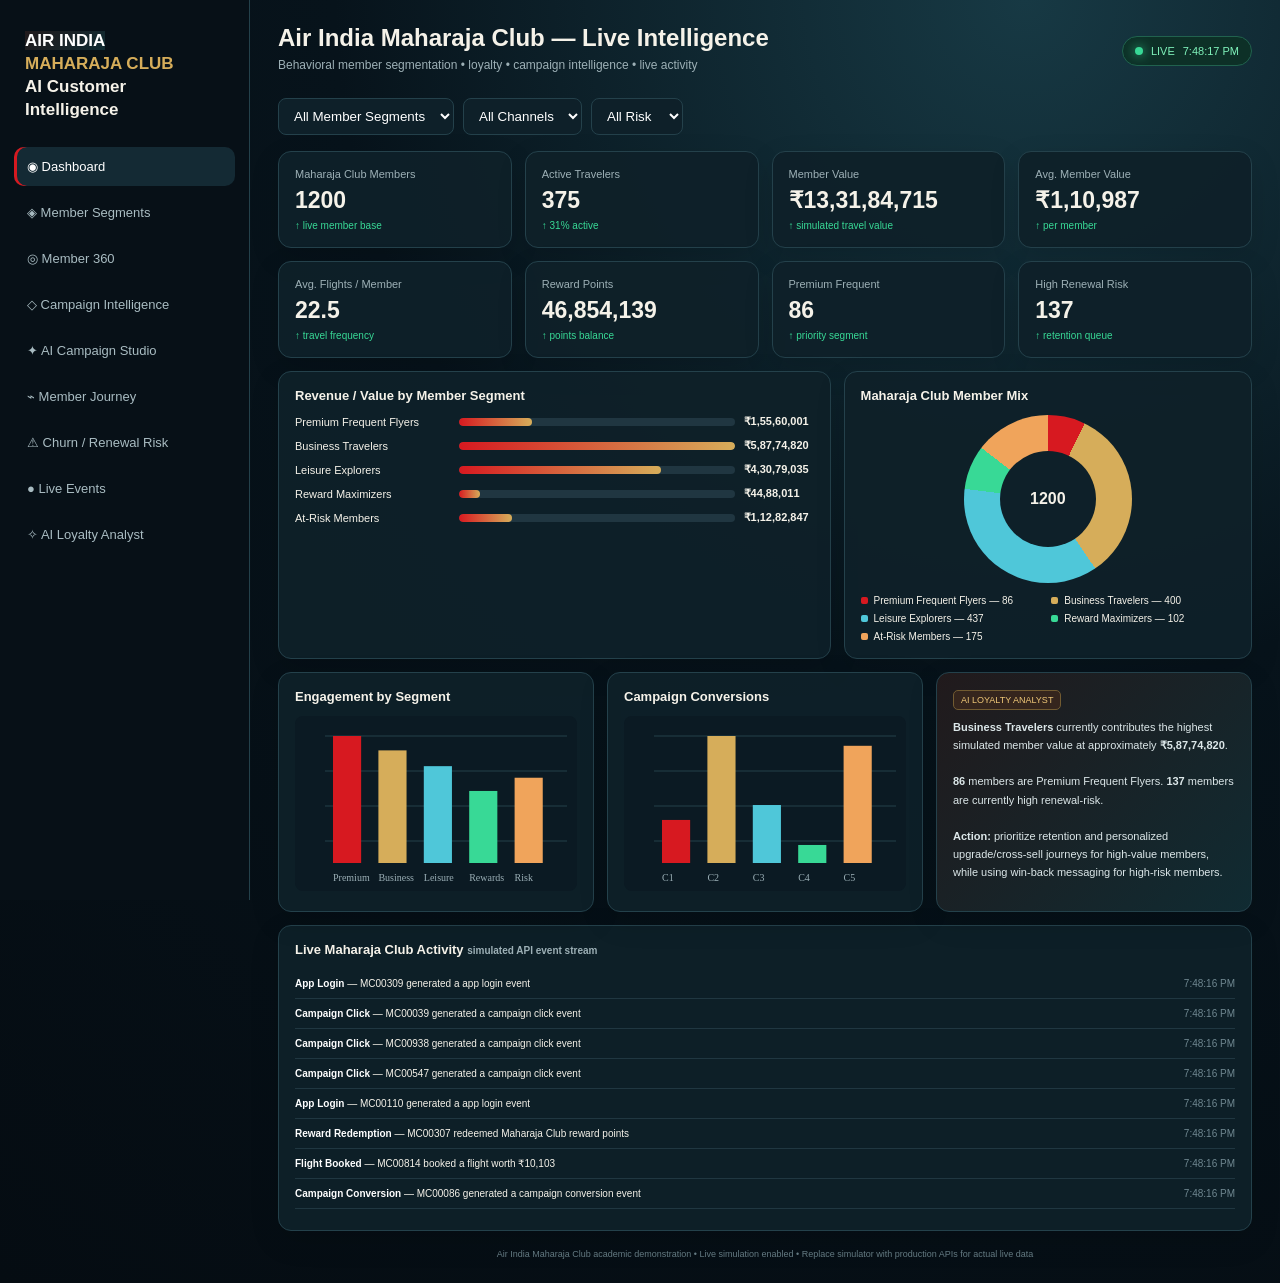
<file: Customer Intelligence.html>
<!DOCTYPE html>
<html lang="en">
<head>
<meta charset="UTF-8">
<meta name="viewport" content="width=device-width,initial-scale=1">
<title>Air India Maharaja Club — AI Customer Intelligence</title>
<style>
:root{--bg:#07131b;--panel:#0e2029;--panel2:#132b35;--text:#f5f2e9;--muted:#9db0b6;--line:#24414b;--red:#d71920;--gold:#d6ad5a;--green:#38d996;--cyan:#4fc7d9;--orange:#f0a45b}
*{box-sizing:border-box}body{margin:0;font-family:Inter,Segoe UI,Arial,sans-serif;background:radial-gradient(circle at 80% 0,#173944 0,#07131b 42%,#050c12 100%);color:var(--text)}
.app{display:flex;min-height:100vh}.side{width:250px;background:#071017;border-right:1px solid var(--line);padding:22px 14px;position:fixed;height:100vh}
.brand{font-weight:850;font-size:17px;line-height:1.35;padding:8px 11px 25px}.brand .ai{color:#fff}.brand .mc{color:var(--gold)}
.nav{display:grid;gap:7px}.nav button{border:0;background:transparent;color:#a9bcc2;text-align:left;padding:12px 13px;border-radius:10px;cursor:pointer;font-size:13px}.nav button:hover,.nav button.active{background:#142a34;color:white}.nav button.active{box-shadow:inset 3px 0 0 var(--red)}
.main{margin-left:250px;width:calc(100% - 250px);padding:24px 28px}.top{display:flex;justify-content:space-between;align-items:center;margin-bottom:20px}.title h1{margin:0;font-size:24px}.title p{margin:6px 0;color:var(--muted);font-size:12px}.live{display:flex;align-items:center;gap:8px;background:#0d3027;border:1px solid #21624e;padding:8px 12px;border-radius:999px;color:#7ff1ba;font-size:11px}.dot{width:8px;height:8px;background:var(--green);border-radius:50%;box-shadow:0 0 12px var(--green)}
.filters{display:flex;gap:9px;flex-wrap:wrap;margin-bottom:16px}.filters select,.filters input{background:var(--panel);color:white;border:1px solid var(--line);padding:9px 11px;border-radius:8px}
.kpis{display:grid;grid-template-columns:repeat(4,1fr);gap:13px}.card{background:rgba(14,32,41,.94);border:1px solid var(--line);border-radius:13px;padding:16px;box-shadow:0 10px 30px rgba(0,0,0,.12)}.kpi .label{color:var(--muted);font-size:11px}.kpi .value{font-size:23px;font-weight:800;margin-top:7px}.delta{font-size:10px;color:var(--green);margin-top:6px}
.grid{display:grid;grid-template-columns:1.15fr .85fr;gap:13px;margin-top:13px}.grid3{display:grid;grid-template-columns:1fr 1fr 1fr;gap:13px;margin-top:13px}.full{margin-top:13px}.card h3{font-size:13px;margin:0 0 12px}.sub{font-size:10px;color:var(--muted)}
.barrow{display:grid;grid-template-columns:155px 1fr 70px;gap:9px;align-items:center;margin:11px 0;font-size:11px}.bar{height:8px;background:#203641;border-radius:8px;overflow:hidden}.bar i{display:block;height:100%;background:linear-gradient(90deg,var(--red),var(--gold));border-radius:8px}
.donut{width:168px;height:168px;border-radius:50%;margin:5px auto 12px;position:relative;background:conic-gradient(var(--red) 0 20%,var(--gold) 20% 40%,var(--cyan) 40% 60%,var(--green) 60% 80%,var(--orange) 80% 100%)}.donut:after{content:"";position:absolute;inset:36px;background:var(--panel);border-radius:50%}.center{position:absolute;z-index:2;inset:0;display:flex;align-items:center;justify-content:center;font-weight:800}
.legend{display:grid;grid-template-columns:1fr 1fr;gap:7px;font-size:10px}.legend span:before{content:"";display:inline-block;width:7px;height:7px;border-radius:2px;background:var(--c);margin-right:6px}
table{width:100%;border-collapse:collapse;font-size:10px}th,td{text-align:left;padding:9px 7px;border-bottom:1px solid #203741}th{color:#8fa5ac;font-weight:600}td{color:#dbe5e8}.risk-high{color:#ff777d}.risk-med{color:#f0c36b}.risk-low{color:#70e8ac}
.activity{max-height:245px;overflow:auto}.event{padding:9px 0;border-bottom:1px solid #203741;font-size:10px}.event b{color:#fff}.event time{float:right;color:#6f8790}
.page{display:none}.page.active{display:block}.hero{padding:19px;background:linear-gradient(120deg,#26141a,#12313a);border:1px solid #4a3335;border-radius:14px;margin-bottom:13px}.hero h2{margin:0 0 7px;font-size:19px}.hero p{margin:0;color:#afc0c5;font-size:11px;line-height:1.6}
.action{background:var(--red);border:0;color:white;padding:9px 12px;border-radius:8px;cursor:pointer;font-weight:700}.secondary{background:#203640}.campaign-form{display:grid;grid-template-columns:repeat(3,1fr);gap:9px}.campaign-form select,.campaign-form input{background:#0b1922;color:white;border:1px solid var(--line);padding:10px;border-radius:8px}.message{margin-top:11px;padding:14px;background:#0a1720;border:1px solid var(--line);border-radius:10px;line-height:1.6;font-size:11px;white-space:pre-wrap}
.segment-cards{display:grid;grid-template-columns:repeat(5,1fr);gap:9px}.seg{padding:13px;border:1px solid var(--line);background:#0c1c25;border-radius:10px;cursor:pointer}.seg:hover{border-color:#8c6d38}.seg strong{font-size:11px}.seg .big{font-size:20px;font-weight:800;margin:7px 0}.seg small{color:var(--muted)}
canvas{width:100%;height:175px;background:#0b1a23;border-radius:8px}
.footer{margin-top:18px;color:#647a82;font-size:9px;text-align:center}
.badge{display:inline-block;background:#35251d;color:#f0c878;border:1px solid #725b31;padding:4px 7px;border-radius:5px;font-size:9px;margin-bottom:8px}.ai{background:linear-gradient(135deg,#211a1c,#102b32)}.insight{line-height:1.65;color:#dce7e9;font-size:11px}
@media(max-width:1050px){.side{width:190px}.main{margin-left:190px;width:calc(100% - 190px)}.kpis{grid-template-columns:repeat(2,1fr)}.grid,.grid3{grid-template-columns:1fr}.segment-cards{grid-template-columns:repeat(2,1fr)}}@media(max-width:700px){.side{display:none}.main{margin:0;width:100%;padding:14px}.kpis{grid-template-columns:1fr 1fr}.campaign-form{grid-template-columns:1fr}.segment-cards{grid-template-columns:1fr}}
</style>
</head>
<body>
<div class="app">
<aside class="side">
<div class="brand"><span class="ai">AIR INDIA</span><br><span class="mc">MAHARAJA CLUB</span><br>AI Customer Intelligence</div>
<div class="nav">
<button class="active" data-page="dashboard">◉ Dashboard</button>
<button data-page="segments">◈ Member Segments</button>
<button data-page="members">◎ Member 360</button>
<button data-page="campaigns">◇ Campaign Intelligence</button>
<button data-page="studio">✦ AI Campaign Studio</button>
<button data-page="journey">⌁ Member Journey</button>
<button data-page="risk">⚠ Churn / Renewal Risk</button>
<button data-page="events">● Live Events</button>
<button data-page="insights">✧ AI Loyalty Analyst</button>
</div></aside>
<main class="main">
<header class="top"><div class="title"><h1 id="pageTitle">Air India Maharaja Club — Live Intelligence</h1><p>Behavioral member segmentation • loyalty • campaign intelligence • live activity</p></div><div class="live"><i class="dot"></i> LIVE <span id="lastUpdate"></span></div></header>

<section class="page active" id="dashboard">
<div class="filters">
<select id="segFilter"><option value="all">All Member Segments</option></select>
<select id="channelFilter"><option value="all">All Channels</option><option>Email</option><option>WhatsApp</option><option>App Push</option><option>SMS</option><option>Social</option></select>
<select id="riskFilter"><option value="all">All Risk</option><option>High</option><option>Medium</option><option>Low</option></select>
</div>
<div class="kpis" id="kpis"></div>
<div class="grid">
<div class="card"><h3>Revenue / Value by Member Segment</h3><div id="revenueBars"></div></div>
<div class="card"><h3>Maharaja Club Member Mix</h3><div class="donut" id="donut"><div class="center" id="donutCenter"></div></div><div class="legend" id="legend"></div></div>
</div>
<div class="grid3">
<div class="card"><h3>Engagement by Segment</h3><canvas id="engagementChart"></canvas></div>
<div class="card"><h3>Campaign Conversions</h3><canvas id="campaignChart"></canvas></div>
<div class="card ai"><span class="badge">AI LOYALTY ANALYST</span><div class="insight" id="aiInsight"></div></div>
</div>
<div class="card full"><h3>Live Maharaja Club Activity <span class="sub">simulated API event stream</span></h3><div class="activity" id="activity"></div></div>
</section>

<section class="page" id="segments">
<div class="hero"><h2>Behavioral Member Segmentation</h2><p>Members are segmented from travel frequency, spend, engagement, reward usage, recency and digital interaction—not only age or city.</p></div>
<div class="segment-cards" id="segmentCards"></div>
<div class="grid"><div class="card"><h3>Selected Segment Profile</h3><div id="segmentDetails"></div></div><div class="card ai"><span class="badge">AI INTERPRETATION</span><div class="insight" id="segmentAI"></div></div></div>
</section>

<section class="page" id="members">
<div class="hero"><h2>Member 360</h2><p>Search Maharaja Club members and view travel, engagement, value and renewal signals.</p></div>
<div class="filters"><input id="memberSearch" placeholder="Search member ID or city..." style="min-width:280px"><button class="action" onclick="renderMembers()">Search</button></div>
<div class="card"><table><thead><tr><th>Member</th><th>City</th><th>Tier</th><th>Segment</th><th>Spend</th><th>Flights</th><th>Engagement</th><th>Risk</th></tr></thead><tbody id="memberTable"></tbody></table></div>
</section>

<section class="page" id="campaigns">
<div class="hero"><h2>Campaign Intelligence</h2><p>Monitor loyalty campaigns by channel, segment, conversion and estimated revenue.</p></div>
<div class="card"><table><thead><tr><th>Campaign</th><th>Channel</th><th>Segment</th><th>Reach</th><th>Clicks</th><th>Conversions</th><th>Revenue</th><th>ROAS</th><th>Status</th></tr></thead><tbody id="campaignTable"></tbody></table></div>
</section>

<section class="page" id="studio">
<div class="hero"><h2>AI Campaign Studio</h2><p>Create differentiated Maharaja Club campaigns from live behavioral signals.</p></div>
<div class="card"><div class="campaign-form"><select id="studioSeg"></select><select id="studioObjective"><option>Retention</option><option>Tier Upgrade</option><option>Flight Conversion</option><option>Cross-sell</option><option>Reactivation</option><option>Engagement</option></select><select id="studioChannel"><option>Email</option><option>WhatsApp</option><option>App Push</option><option>SMS</option><option>Social Media</option></select></div><br><button class="action" onclick="generateCampaign()">Generate AI Campaign</button><div class="message" id="campaignOutput">Your personalized Air India campaign will appear here.</div></div>
</section>

<section class="page" id="journey">
<div class="hero"><h2>Maharaja Club Member Journey</h2><p>Track the journey from campaign exposure to flight booking, loyalty engagement and repeat travel.</p></div>
<div class="card" id="funnel"></div>
<div class="card full ai"><span class="badge">AI JOURNEY DIAGNOSIS</span><div class="insight" id="funnelAI"></div></div>
</section>

<section class="page" id="risk">
<div class="hero"><h2>Churn / Renewal Risk</h2><p>Identify members whose travel recency, frequency or engagement suggests a need for retention action.</p></div>
<div class="card"><table><thead><tr><th>Member</th><th>Tier</th><th>Segment</th><th>Last Flight</th><th>Spend</th><th>Engagement</th><th>Risk</th><th>Recommended Action</th></tr></thead><tbody id="riskTable"></tbody></table></div>
</section>

<section class="page" id="events">
<div class="hero"><h2>Live Event Stream</h2><p>Demonstration event stream representing booking, flight, campaign and loyalty events. Production APIs can replace this simulator.</p></div>
<div class="card"><div class="activity" id="eventStream" style="max-height:600px"></div></div>
</section>

<section class="page" id="insights">
<div class="hero"><h2>AI Loyalty Analyst</h2><p>Ask questions about the current Maharaja Club dashboard data.</p></div>
<div class="card"><div class="filters"><input id="question" style="flex:1" placeholder="e.g. Which segment has the highest member value?"><button class="action" onclick="askAI()">Ask AI</button></div><div class="message" id="answer">Ask about member value, churn, engagement, campaigns, segments or the journey funnel.</div></div>
</section>
<div class="footer">Air India Maharaja Club academic demonstration • Live simulation enabled • Replace simulator with production APIs for actual live data</div>
</main></div>

<script>
const SEG_COLORS=['#d71920','#d6ad5a','#4fc7d9','#38d996','#f0a45b'];
const SEGMENTS=['Premium Frequent Flyers','Business Travelers','Leisure Explorers','Reward Maximizers','At-Risk Members'];
const TIERS=['Red','Silver','Gold','Platinum'];
const CITIES=['Mumbai','Delhi','Bengaluru','Hyderabad','Chennai','Kolkata','Ahmedabad','Pune'];
const CHANNELS=['Email','WhatsApp','App Push','SMS','Social'];
let members=[],events=[],campaigns=[],selectedSegment=SEGMENTS[0];

function rand(a,b){return Math.random()*(b-a)+a} function rint(a,b){return Math.floor(rand(a,b+1))}
function money(x){return '₹'+Math.round(x).toLocaleString('en-IN')}
function risk(m){let s=(m.recency/180)*45+(1-m.engagement/100)*35+(m.flights<3?20:0);return s>62?'High':s>38?'Medium':'Low'}
function seed(){
for(let i=1;i<=1200;i++){let spend=rand(3000,220000),flights=rint(1,45),rec=rint(1,180),eng=rand(5,100),reward=rint(0,80000);
let score=(spend/220000)*.34+(flights/45)*.30+(1-rec/180)*.20+(eng/100)*.16;
let seg=score>.72?'Premium Frequent Flyers':score>.54?'Business Travelers':score>.39?'Leisure Explorers':rec>110?'At-Risk Members':'Reward Maximizers';
let tier=spend>150000?'Platinum':spend>90000?'Gold':spend>45000?'Silver':'Red';
members.push({id:'MC'+String(i).padStart(5,'0'),city:CITIES[rint(0,CITIES.length-1)],tier,spend,flights,recency:rec,engagement:eng,reward,segment:seg,avgFare:spend/Math.max(flights,1),app:rint(1,100)});
}
let names=['Premium Upgrade','Fly More Rewards','Mumbai–Delhi Reactivation','Family Holiday','Business Traveller','App Booking Boost','Maharaja Weekend','Reward Points Booster'];
for(let i=0;i<8;i++)campaigns.push({name:names[i],channel:CHANNELS[rint(0,4)],segment:SEGMENTS[rint(0,4)],reach:rint(18000,140000),clicks:rint(800,12000),conversions:rint(60,1100),revenue:rint(50000,700000),cost:rint(15000,120000)});
}
function filtered(){let s=document.getElementById('segFilter')?.value||'all',r=document.getElementById('riskFilter')?.value||'all';return members.filter(m=>(s==='all'||m.segment===s)&&(r==='all'||risk(m)===r))}
function kpis(){let d=filtered(),rev=d.reduce((a,m)=>a+m.spend,0),active=d.filter(m=>m.recency<60).length,avg=rev/Math.max(d.length,1),fl=d.reduce((a,m)=>a+m.flights,0)/Math.max(d.length,1),points=d.reduce((a,m)=>a+m.reward,0);
let vals=[['Maharaja Club Members',d.length,'live member base'],['Active Travelers',active,Math.round(active/Math.max(d.length,1)*100)+'% active'],['Member Value',money(rev),'simulated travel value'],['Avg. Member Value',money(avg),'per member'],['Avg. Flights / Member',fl.toFixed(1),'travel frequency'],['Reward Points',points.toLocaleString(),'points balance'],['Premium Frequent',d.filter(m=>m.segment===SEGMENTS[0]).length,'priority segment'],['High Renewal Risk',d.filter(m=>risk(m)==='High').length,'retention queue']];
document.getElementById('kpis').innerHTML=vals.map(v=>`<div class="card kpi"><div class="label">${v[0]}</div><div class="value">${v[1]}</div><div class="delta">↑ ${v[2]}</div></div>`).join('')}
function revenue(){let sums=SEGMENTS.map(s=>members.filter(m=>m.segment===s).reduce((a,m)=>a+m.spend,0)),max=Math.max(...sums);document.getElementById('revenueBars').innerHTML=SEGMENTS.map((s,i)=>`<div class="barrow"><span>${s}</span><div class="bar"><i style="width:${sums[i]/max*100}%"></i></div><b>${money(sums[i])}</b></div>`).join('')}
function mix(){let counts=SEGMENTS.map(s=>members.filter(m=>m.segment===s).length),total=counts.reduce((a,b)=>a+b,0),cur=0;let stops=counts.map((n,i)=>{let st=cur;cur+=n/total*100;return `${SEG_COLORS[i]} ${st}% ${cur}%`});document.getElementById('donut').style.background=`conic-gradient(${stops.join(',')})`;document.getElementById('donutCenter').textContent=total;document.getElementById('legend').innerHTML=SEGMENTS.map((s,i)=>`<span style="--c:${SEG_COLORS[i]}">${s} — ${counts[i]}</span>`).join('')}
function drawCanvas(id,vals,labels){let c=document.getElementById(id),ctx=c.getContext('2d'),dpr=devicePixelRatio||1,w=c.clientWidth,h=c.clientHeight;c.width=w*dpr;c.height=h*dpr;ctx.scale(dpr,dpr);ctx.clearRect(0,0,w,h);ctx.strokeStyle='#24414b';ctx.fillStyle='#8fa5ac';ctx.font='10px Segoe UI';for(let y=20;y<h-20;y+=35){ctx.beginPath();ctx.moveTo(30,y);ctx.lineTo(w-10,y);ctx.stroke()}let max=Math.max(...vals,1),bw=(w-55)/vals.length*.62;vals.forEach((v,i)=>{let x=38+i*((w-55)/vals.length),bh=v/max*(h-48);ctx.fillStyle=SEG_COLORS[i%SEG_COLORS.length];ctx.fillRect(x,h-28-bh,bw,bh);ctx.fillStyle='#9aaeb5';ctx.fillText(labels[i],x,h-10)})}
function charts(){drawCanvas('engagementChart',SEGMENTS.map(s=>{let a=members.filter(m=>m.segment===s);return a.reduce((x,m)=>x+m.engagement,0)/Math.max(a.length,1)}),['Premium','Business','Leisure','Rewards','Risk']);drawCanvas('campaignChart',campaigns.slice(0,5).map(c=>c.conversions),['C1','C2','C3','C4','C5'])}
function insight(){let prem=members.filter(m=>m.segment===SEGMENTS[0]),riskc=members.filter(m=>risk(m)==='High'),revs=SEGMENTS.map(s=>[s,members.filter(m=>m.segment===s).reduce((a,m)=>a+m.spend,0)]).sort((a,b)=>b[1]-a[1]);document.getElementById('aiInsight').innerHTML=`<b>${revs[0][0]}</b> currently contributes the highest simulated member value at approximately <b>${money(revs[0][1])}</b>.<br><br><b>${prem.length}</b> members are Premium Frequent Flyers. <b>${riskc.length}</b> members are currently high renewal-risk.<br><br><b>Action:</b> prioritize retention and personalized upgrade/cross-sell journeys for high-value members, while using win-back messaging for high-risk members.`}
function activity(){let h=events.slice(-18).reverse().map(e=>`<div class="event"><b>${e.type}</b> — ${e.text}<time>${e.time}</time></div>`).join('');document.getElementById('activity').innerHTML=h;document.getElementById('eventStream').innerHTML=h}
function liveEvent(){let m=members[rint(0,members.length-1)],types=['Flight Booked','Flight Completed','App Login','Campaign Click','Reward Redemption','Campaign Conversion'],t=types[rint(0,types.length-1)];
if(t==='Flight Booked'){m.spend+=rand(2500,18000);m.flights++;m.recency=1}
if(t==='Flight Completed')m.recency=1;
if(t==='App Login')m.engagement=Math.min(100,m.engagement+rand(.5,3));
if(t==='Campaign Click')m.engagement=Math.min(100,m.engagement+rand(1,4));
if(t==='Reward Redemption')m.reward=Math.max(0,m.reward-rint(1000,5000));
if(t==='Campaign Conversion'){m.spend+=rand(3000,22000);m.flights++}
let txt=t==='Flight Booked'?`${m.id} booked a flight worth ${money(m.avgFare)}`:t==='Reward Redemption'?`${m.id} redeemed Maharaja Club reward points`:`${m.id} generated a ${t.toLowerCase()} event`;
events.push({type:t,text:txt,time:new Date().toLocaleTimeString()});if(events.length>90)events.shift();
let score=(m.spend/220000)*.34+(m.flights/45)*.30+(1-m.recency/180)*.20+(m.engagement/100)*.16;m.segment=score>.72?'Premium Frequent Flyers':score>.54?'Business Travelers':score>.39?'Leisure Explorers':m.recency>110?'At-Risk Members':'Reward Maximizers';render()}
function renderSegments(){document.getElementById('segmentCards').innerHTML=SEGMENTS.map(s=>{let a=members.filter(m=>m.segment===s),v=a.reduce((x,m)=>x+m.spend,0);return `<div class="seg" onclick="selectSegment('${s}')"><strong>${s}</strong><div class="big">${a.length}</div><small>${money(v)} value</small></div>`}).join('');selectSegment(selectedSegment)}
function selectSegment(s){selectedSegment=s;let a=members.filter(m=>m.segment===s),avg=x=>a.reduce((z,m)=>z+m[x],0)/Math.max(a.length,1);document.getElementById('segmentDetails').innerHTML=`<div class="barrow"><span>Avg Member Value</span><div class="bar"><i style="width:${Math.min(100,avg('spend')/2200)}%"></i></div><b>${money(avg('spend'))}</b></div><div class="barrow"><span>Flights</span><div class="bar"><i style="width:${avg('flights')/45*100}%"></i></div><b>${avg('flights').toFixed(1)}</b></div><div class="barrow"><span>Engagement</span><div class="bar"><i style="width:${avg('engagement')}%"></i></div><b>${avg('engagement').toFixed(0)}%</b></div><div class="barrow"><span>Recency</span><div class="bar"><i style="width:${100-avg('recency')/180*100}%"></i></div><b>${avg('recency').toFixed(0)}d</b></div>`;
let strategy=s==='Premium Frequent Flyers'?'premium cabin access, upgrades and personalized cross-sell':s==='Business Travelers'?'flexibility, priority services and business-route offers':s==='Leisure Explorers'?'holiday bundles, family offers and destination inspiration':s==='Reward Maximizers'?'reward-led engagement and point accelerators':'win-back, service recovery and personalized flight incentives';
document.getElementById('segmentAI').innerHTML=`<b>${s}</b> contains <b>${a.length}</b> members with average travel frequency of <b>${avg('flights').toFixed(1)}</b> flights and average engagement of <b>${avg('engagement').toFixed(0)}%</b>.<br><br><b>Recommended differentiated strategy:</b> ${strategy}.`}
function renderMembers(){let q=(document.getElementById('memberSearch').value||'').toLowerCase(),d=members.filter(m=>m.id.toLowerCase().includes(q)||m.city.toLowerCase().includes(q)).slice(0,60);document.getElementById('memberTable').innerHTML=d.map(m=>`<tr><td>${m.id}</td><td>${m.city}</td><td>${m.tier}</td><td>${m.segment}</td><td>${money(m.spend)}</td><td>${m.flights}</td><td>${m.engagement.toFixed(0)}%</td><td class="risk-${risk(m).toLowerCase()}">${risk(m)}</td></tr>`).join('')}
function renderCampaigns(){document.getElementById('campaignTable').innerHTML=campaigns.map(c=>`<tr><td>${c.name}</td><td>${c.channel}</td><td>${c.segment}</td><td>${c.reach.toLocaleString()}</td><td>${c.clicks.toLocaleString()}</td><td>${c.conversions}</td><td>${money(c.revenue)}</td><td>${(c.revenue/c.cost).toFixed(1)}x</td><td class="risk-low">LIVE</td></tr>`).join('')}
function renderRisk(){let d=members.filter(m=>risk(m)==='High').sort((a,b)=>b.spend-a.spend).slice(0,60);document.getElementById('riskTable').innerHTML=d.map(m=>`<tr><td>${m.id}</td><td>${m.tier}</td><td>${m.segment}</td><td>${m.recency} days</td><td>${money(m.spend)}</td><td>${m.engagement.toFixed(0)}%</td><td class="risk-high">High</td><td>Personalized win-back + flight incentive</td></tr>`).join('')}
function renderFunnel(){let stages=[['Campaign Exposure',100],['Engagement',68],['Flight Search',43],['Fare/Flight View',31],['Booking',19],['Flight Completed',15],['Repeat Flight',9]];document.getElementById('funnel').innerHTML=stages.map(s=>`<div class="barrow"><span>${s[0]}</span><div class="bar"><i style="width:${s[1]}%"></i></div><b>${s[1]}%</b></div>`).join('');document.getElementById('funnelAI').innerHTML=`The largest simulated journey loss occurs between <b>Engagement → Flight Search</b>. Investigate personalization, route relevance, fare visibility and app/web friction at this stage.`}
function generateCampaign(){let s=document.getElementById('studioSeg').value,o=document.getElementById('studioObjective').value,ch=document.getElementById('studioChannel').value;let t={'Premium Frequent Flyers':'priority upgrades, premium access and exclusive travel benefits','Business Travelers':'flexible fares, priority services and business-route value','Leisure Explorers':'destination inspiration and family/holiday bundles','Reward Maximizers':'bonus Maharaja Club points and redemption accelerators','At-Risk Members':'personalized win-back benefits and a limited-time flight incentive'};document.getElementById('campaignOutput').textContent=`AIR INDIA — MAHARAJA CLUB AI CAMPAIGN\n\nCAMPAIGN OBJECTIVE: ${o}\nTARGET SEGMENT: ${s}\nCHANNEL: ${ch}\n\nMESSAGE:\nYour next journey can be more rewarding. Discover ${t[s]} created around your travel behavior. Explore your personalized Maharaja Club benefits and plan your next Air India journey today.\n\nCTA: Explore My Maharaja Benefits\n\nAI RATIONALE:\nThe campaign is differentiated using observed travel frequency, recency, member value and digital engagement instead of broad demographic targeting.`}
function askAI(){let q=(document.getElementById('question').value||'').toLowerCase(),revs=SEGMENTS.map(s=>[s,members.filter(m=>m.segment===s).reduce((a,m)=>a+m.spend,0)]).sort((a,b)=>b[1]-a[1]),ans;if(q.includes('value')||q.includes('revenue'))ans=`${revs[0][0]} currently contributes the highest simulated member value at ${money(revs[0][1])}.`;else if(q.includes('churn')||q.includes('risk')||q.includes('renew'))ans=`${members.filter(m=>risk(m)==='High').length} members are currently high risk. Prioritize high-value members in this group for personalized win-back and renewal communication.`;else if(q.includes('engagement'))ans=`The dashboard is currently tracking app/digital engagement as a behavioral signal. Compare the segment chart to identify which member groups need deeper personalization.`;else if(q.includes('segment'))ans=`The five behavioral segments are ${SEGMENTS.join(', ')}. They are driven by travel frequency, spend, recency and engagement.`;else if(q.includes('campaign'))ans=`Campaign Intelligence is updating through the live simulator. Current metrics include reach, clicks, conversions, revenue and ROAS.`;else ans=`Try asking: Which segment has the highest value? Which members are at renewal risk? Which segment has low engagement? Which campaign is performing best?`;document.getElementById('answer').textContent=ans}
function render(){kpis();revenue();mix();charts();insight();activity();renderSegments();renderMembers();renderCampaigns();renderRisk();renderFunnel();document.getElementById('lastUpdate').textContent=new Date().toLocaleTimeString();document.getElementById('studioSeg').innerHTML=SEGMENTS.map(s=>`<option>${s}</option>`).join('');}
document.querySelectorAll('.nav button').forEach(b=>b.onclick=()=>{document.querySelectorAll('.nav button').forEach(x=>x.classList.remove('active'));b.classList.add('active');document.querySelectorAll('.page').forEach(p=>p.classList.remove('active'));document.getElementById(b.dataset.page).classList.add('active');document.getElementById('pageTitle').textContent=b.textContent.replace(/[◉◈◎◇✦⌁⚠●✧]/g,'').trim()});
document.getElementById('segFilter').onchange=render;document.getElementById('riskFilter').onchange=render;
seed();for(let i=0;i<15;i++)liveEvent();render();setInterval(liveEvent,2500);
</script>
</body>
</html>
</file>
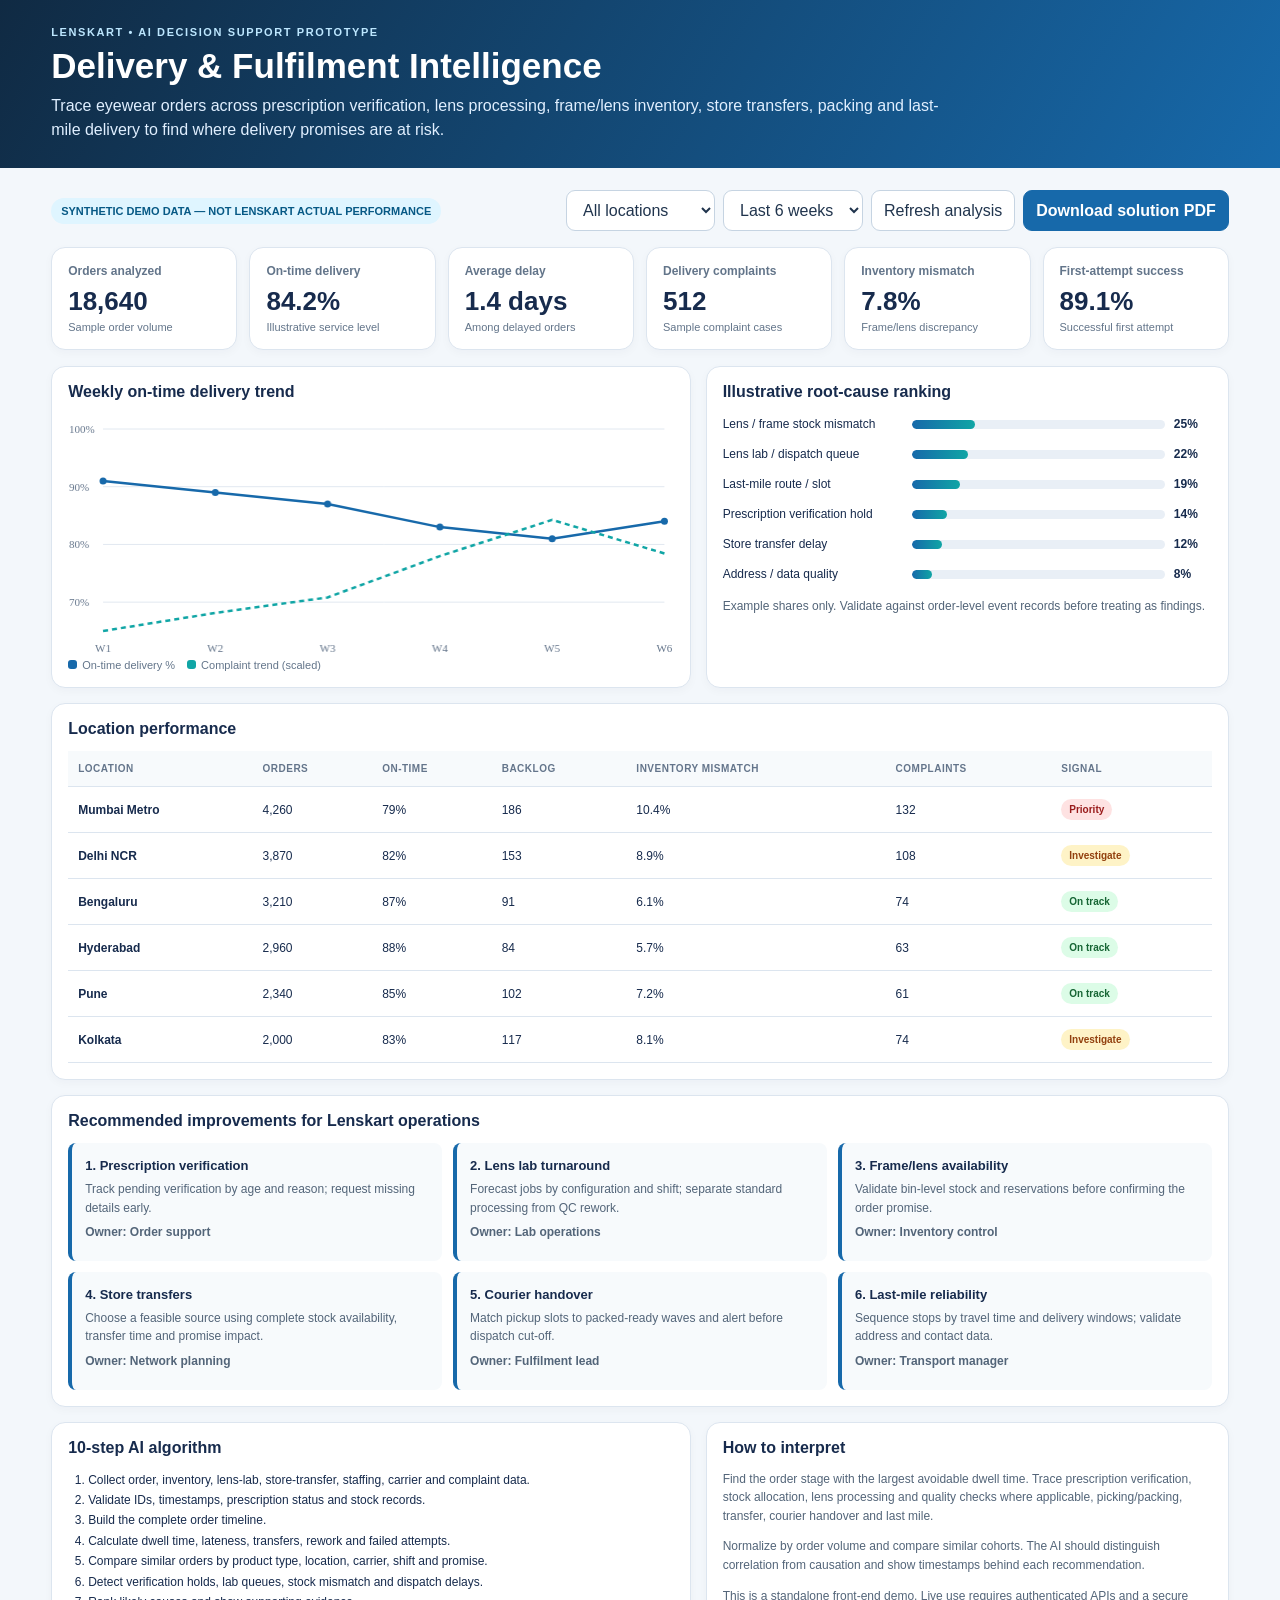
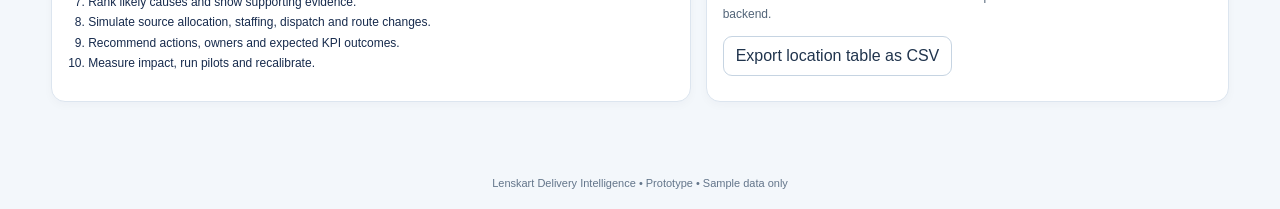
<file: Lenskart_Delivery_Intelligence_Dashboard (1).html>
<!doctype html><html><head><meta charset="utf-8"><meta name="viewport" content="width=device-width,initial-scale=1"><title>Lenskart Delivery Intelligence Dashboard</title>
<style>
:root{--navy:#102a43;--blue:#1769aa;--teal:#10a5a5;--bg:#f3f7fb;--ink:#172b4d;--muted:#63758a;--line:#dce5ef}*{box-sizing:border-box}body{margin:0;background:var(--bg);font-family:Segoe UI,Arial,sans-serif;color:var(--ink)}header{padding:26px 4%;color:white;background:linear-gradient(120deg,#102a43,#1769aa)}.eyebrow{font-size:11px;letter-spacing:1.6px;text-transform:uppercase;color:#bde7ff;font-weight:800}h1{font-size:clamp(24px,3vw,35px);margin:8px 0}header p{max-width:900px;line-height:1.5;color:#e0efff;margin:0}main{max-width:1450px;margin:auto;padding:22px 4% 40px}.toolbar{display:flex;justify-content:space-between;align-items:center;gap:12px;flex-wrap:wrap;margin-bottom:16px}.tag{background:#dff5ff;color:#075985;padding:7px 10px;border-radius:99px;font-size:11px;font-weight:800}.controls{display:flex;gap:8px;flex-wrap:wrap}button,select{font:inherit;border:1px solid #c6d4e2;border-radius:9px;background:#fff;color:#20344d;padding:10px 12px;cursor:pointer}button.primary{background:var(--blue);border-color:var(--blue);color:#fff;font-weight:750}.kpis{display:grid;grid-template-columns:repeat(6,minmax(130px,1fr));gap:12px;margin-bottom:16px}.card{background:#fff;border:1px solid var(--line);border-radius:14px;padding:16px;box-shadow:0 3px 10px #102a4308}.label{font-size:12px;color:var(--muted);font-weight:650}.value{font-size:26px;font-weight:850;margin:8px 0 4px}.sub{font-size:11px;color:var(--muted)}.grid2{display:grid;grid-template-columns:1.1fr .9fr;gap:15px;margin-bottom:15px}.section{font-size:16px;margin:0 0 13px}.chart{height:245px}.chart canvas{width:100%;height:100%}.legend{display:flex;gap:12px;font-size:11px;color:var(--muted);flex-wrap:wrap}.dot{display:inline-block;width:9px;height:9px;border-radius:3px;margin-right:5px}.bar{display:grid;grid-template-columns:minmax(130px,1fr) 1.4fr 38px;gap:9px;align-items:center;margin:16px 0;font-size:12px}.track{height:9px;background:#e9eff6;border-radius:99px;overflow:hidden}.fill{height:100%;background:linear-gradient(90deg,#1769aa,#10a5a5);border-radius:99px}.scroll{overflow:auto}table{border-collapse:collapse;width:100%;min-width:700px;font-size:12px}th{background:#f7fafc;color:#64758b;text-transform:uppercase;font-size:10px;letter-spacing:.5px;text-align:left}td,th{padding:12px 10px;border-bottom:1px solid var(--line)}.status{display:inline-block;padding:5px 8px;border-radius:99px;font-weight:800;font-size:10px}.high{background:#fee2e2;color:#991b1b}.watch{background:#fef3c7;color:#92400e}.ok{background:#dcfce7;color:#166534}.cards{display:grid;grid-template-columns:repeat(3,1fr);gap:11px}.rec{background:#f7fafc;border-left:4px solid var(--blue);padding:13px;border-radius:8px}.rec b{font-size:13px}.rec p,.muted{font-size:12px;color:#536579;line-height:1.55}.rec p{margin:6px 0}ol{font-size:12px;line-height:1.7;padding-left:20px}footer{text-align:center;font-size:11px;color:var(--muted);padding:20px}@media(max-width:1100px){.kpis{grid-template-columns:repeat(3,1fr)}.grid2{grid-template-columns:1fr}.cards{grid-template-columns:repeat(2,1fr)}}@media(max-width:620px){main{padding:14px}.kpis{grid-template-columns:repeat(2,1fr)}.cards{grid-template-columns:1fr}.value{font-size:22px}.bar{grid-template-columns:110px 1fr 34px}}
</style></head><body><header><div class="eyebrow">Lenskart • AI decision support prototype</div><h1>Delivery & Fulfilment Intelligence</h1><p>Trace eyewear orders across prescription verification, lens processing, frame/lens inventory, store transfers, packing and last-mile delivery to find where delivery promises are at risk.</p></header>
<main><div class="toolbar"><span class="tag">SYNTHETIC DEMO DATA — NOT LENSKART ACTUAL PERFORMANCE</span><div class="controls"><select id="locFilter"><option value="all">All locations</option></select><select id="period"><option value="6">Last 6 weeks</option><option value="4">Last 4 weeks</option><option value="3">Last 3 weeks</option></select><button id="refresh">Refresh analysis</button><button class="primary" id="pdfBtn">Download solution PDF</button></div></div>
<section class="kpis" id="kpis"></section><div class="grid2"><section class="card"><h2 class="section">Weekly on-time delivery trend</h2><div class="chart"><canvas id="trend"></canvas></div><div class="legend"><span><i class="dot" style="background:#1769aa"></i>On-time delivery %</span><span><i class="dot" style="background:#10a5a5"></i>Complaint trend (scaled)</span></div></section><section class="card"><h2 class="section">Illustrative root-cause ranking</h2><div id="causes"></div><p class="muted">Example shares only. Validate against order-level event records before treating as findings.</p></section></div>
<section class="card" style="margin-bottom:15px"><h2 class="section">Location performance</h2><div class="scroll"><table><thead><tr><th>Location</th><th>Orders</th><th>On-time</th><th>Backlog</th><th>Inventory mismatch</th><th>Complaints</th><th>Signal</th></tr></thead><tbody id="locRows"></tbody></table></div></section>
<section class="card" style="margin-bottom:15px"><h2 class="section">Recommended improvements for Lenskart operations</h2><div class="cards" id="recs"></div></section><div class="grid2"><section class="card"><h2 class="section">10-step AI algorithm</h2><ol><li>Collect order, inventory, lens-lab, store-transfer, staffing, carrier and complaint data.</li><li>Validate IDs, timestamps, prescription status and stock records.</li><li>Build the complete order timeline.</li><li>Calculate dwell time, lateness, transfers, rework and failed attempts.</li><li>Compare similar orders by product type, location, carrier, shift and promise.</li><li>Detect verification holds, lab queues, stock mismatch and dispatch delays.</li><li>Rank likely causes and show supporting evidence.</li><li>Simulate source allocation, staffing, dispatch and route changes.</li><li>Recommend actions, owners and expected KPI outcomes.</li><li>Measure impact, run pilots and recalibrate.</li></ol></section><section class="card"><h2 class="section">How to interpret</h2><p class="muted">Find the order stage with the largest avoidable dwell time. Trace prescription verification, stock allocation, lens processing and quality checks where applicable, picking/packing, transfer, courier handover and last mile.</p><p class="muted">Normalize by order volume and compare similar cohorts. The AI should distinguish correlation from causation and show timestamps behind each recommendation.</p><p class="muted">This is a standalone front-end demo. Live use requires authenticated APIs and a secure backend.</p><button id="csvBtn">Export location table as CSV</button></section></div></main><footer>Lenskart Delivery Intelligence • Prototype • Sample data only</footer>
<script>
const D={"kpis":{"orders":18640,"onTime":84.2,"avgDelay":1.4,"complaints":512,"inventoryMismatch":7.8,"firstAttempt":89.1},"weekly":[{"week":"W1","onTime":91,"complaints":65},{"week":"W2","onTime":89,"complaints":72},{"week":"W3","onTime":87,"complaints":78},{"week":"W4","onTime":83,"complaints":94},{"week":"W5","onTime":81,"complaints":108},{"week":"W6","onTime":84,"complaints":95}],"causes":[{"name":"Lens / frame stock mismatch","share":25},{"name":"Lens lab / dispatch queue","share":22},{"name":"Last-mile route / slot","share":19},{"name":"Prescription verification hold","share":14},{"name":"Store transfer delay","share":12},{"name":"Address / data quality","share":8}],"locations":[{"name":"Mumbai Metro","orders":4260,"onTime":79,"backlog":186,"mismatch":10.4,"complaints":132},{"name":"Delhi NCR","orders":3870,"onTime":82,"backlog":153,"mismatch":8.9,"complaints":108},{"name":"Bengaluru","orders":3210,"onTime":87,"backlog":91,"mismatch":6.1,"complaints":74},{"name":"Hyderabad","orders":2960,"onTime":88,"backlog":84,"mismatch":5.7,"complaints":63},{"name":"Pune","orders":2340,"onTime":85,"backlog":102,"mismatch":7.2,"complaints":61},{"name":"Kolkata","orders":2000,"onTime":83,"backlog":117,"mismatch":8.1,"complaints":74}]},PDF='[base64]/SShNPU1JUSg5OURWWmE/VkZXQXFwcFM5NFFCQyYqISEoLkFvIixKXWIzdGFkUjIlNVFQZkNCM2sqcjdCY0M/bW5tU1hjXEZtPExAQEVrNXVsRXIwSVtgbmAxL1lLVE5Tc3U1SGxEcStnWFlha0huPkRuLTNkMGpsQFVgZVdBRTsxODlBP3BvWU85IWpeQUhwTGliWjZrUz1IK20tPihTcVhnWWBaaiRxTEUtMC4rJElbPDNzXW8pVVtwc0BDNydlPD00cHUuIS5XYDJoS2tMakw/[base64]/SF5WT2IlUS8/TDBsSDlOSUgySCNMZj1OWDghLlkwNmhpMFZJLWNsckY3XT84ISo/[base64]/PSRyLDxSOy1vMylEY1FcJHJpI0MuVXVnbDglZy9YXWNKND4sNVNJSkI7WVJxL3UjU21GQTgoXlY+OSclNTpkdUlQOiFQLzhbbyFfKT9mQnIkUyhcNkI4IzBlWjI/QFhCYDs2WCFVPmpbJ09KcVZLLShvWUAlPUNwWUl1VW1UYFZLXGFiOy5oaHE9YXA/cGI7ZytTNUBsK0spOzM9P1dVSS9gcylWODs5OlFoVSI9T0N0JT1CMjNWbltTXWFMWUZqLmNjK1gpTGdLZltSRmVacl87Ri09UmZ0KFYmXVU7SGM1NWpgRFQ5ZjNfQm9NdD1tXl9NSDA0L1VDRDIuJEg/[base64]/Zlk/dTNNXjEsJWckLTZeOy1fSzg/[base64]/QWhEPG9jVEVXQVdHP0ZPZ0NyIVVVOXA7N0QqVyxJLFkjRzBdPmkzWThTYkM/[base64]/aWpNbV02XGMuKEtqUmJsLHRFdDg7NW5GI2dwb25EXDlkaEpST0dAZHBbM2R0cFlVSjhNR2BxIk4/[base64]/[base64]/[base64]/RihnWzw7TnBZLF80J1VRTzdCckI/[base64]/LjRDKmNcPERoc2hfUU1fXkRcPmlOP2xyVG9OOFxIV1Q/[base64]/aUNbRVw4JDRHTCF0Xk1FL1IlM0ljPVEpRyNmOVw1UC5RY0ZHdEdaYFheSS1eQDhHamk/[base64]/ODk0Ulo2ZVBHLiUjcWA0Z1pzSE0/[base64]/[base64]/[base64]/[base64]/[base64]/QG9oWGFPL2s7NW0pQ05PZSRtbGtZXTZkZjlQNyRASkc5SnA5Z2QzIlhWSV9NUytndCFzZCFLXURVOihzMVosSmE/[base64]/[base64]/RGdPPUhhRmFtISEhIkxSbiQ/Tz8sRis5ZjtNUWFvSEBzSV04JUpXPVQnWkw/Uj5aZF5kK1pgcnIyb15ZLWJQbUhTY2NEISEhIkxSbV4tTElFQFd1O0xbQTtcIV1Fam1iRz9mWyhIMitncHFKVVVuOWJwZFxwYyZHZHQ9ODJFJyxRKWZASVBlXl8nVHE9OC5kIVdXMyMhOE1COStdYlI/alRhX0plJ2kvX1FVZVRzXFRuNVYhISEjV2twWnA5LDVfbmc/[base64]/[base64]/[base64]/cTtHY143PEdCXDgxazJZSyNKa148IyI5OEUlISdpbkIvNjYoYGhOZmB0XkFALHFJZjksJionKUhuY1ZGbTI0WnQqWW4pKG47bm1iXC1WK1svQEAoVUxpejVYUyduSlZdKmY4YGQ/[base64]/NiVeWGVXbW4xV10wOlo+b14oODs/[base64]/OWE7IS5dZmNXKj0/[base64]/[base64]/W1ZCNFc/V2trbV5xcD9BKjtrRWZlaWEwISEhIlNjdD5uNmpCZlRNckAoW0IsVT1XTD4/[base64]/[base64]/[base64]/akIiVUFaLk1BV2NPa2Q+XjVnSi1KW2AvN1JYWFQqUV5yJjFiM3F1NCZbRTVtcCVDQk1sZGBNQjs/[base64]/[base64]/VilcRG4nI0YvNDMxVEt1SnI6MFNmJkdkKyI0Y0NJJDlQb2k1Pj5bOGgvcnFxJzsxRmp1VjhzTGwoWj1Db2JVUkZ0QnE0czZOUW5ZMzo+TSIvUFBSV3RfQTAzbiJaOCJsWlgkP0lHZ2smdS1ldVkhSGpjO04oZ0JlJiRsRyRTTDwiNWw9NSs/UkFQQD0rYSEhISMlUyRSZGRhTjJIO3JxXkVtYmFGV0pKLC8xQlxSIV1Sb2V0PSc/[base64]/P1lRZUMuLyxwKls1RkphX0UqLlBnNTdWbzdmajtTXS1ZdGNJcHFYWV5sPUlTZklkJGg0ISElK2xPRClLKG1HJDA2bylBWGZMPzM/[base64]/SmY6K2BWNyFyQiViOFsvJHMmI0pUJEJGLCcuVjVRLktyJDJhJS1iaSg/TChLLkZqWDwlP0EhJThjbE04YllRWlhxPUdZSjBrNT9iXyU3N3VtNjVvOTJMOjpKVjtacXRLUUdnSGUra1FLUEk7aDdJaztbUyw2LSUhJENbQFA0T1lASig5bFNsIT5pbWh0NShfYmAjNHA+IXRYKyJdTjlARGRwSiNHUVRBMTk7TXMhISR0MUtaIkxaTGtxLWw/[base64]/RyszSEBHbnAhISJ0IzhPTUxXTj5vS1BsZk1yVD5lK2tXIzdlQ21lV3VELjNMNWtQJTpGYCo8a248UGgjLCN0b2t1RUFmUSRLLTQsO0wwPUZGJjVqWUosRSEhISJoU1RCTSdQYSVDXTtsMkJlZWs/TytEci8vJmU+WkE2NlVPQSYoZkBWTzllJCMiTV8/[base64]/ZV5dMC0oLWQ6LmhvP0I1TWg7KGA3SDFuJDVYb1YuJTkjZkRTUiQ7X2BjT0Y0ckE8LzguUmhXIytzNkFEPD9pOyElQ0tKSG9UXC87Zi9vZzhBISEhI2s1bFchKSU8JDE/[base64]/[base64]/[base64]/[base64]/[base64]/[base64]/[base64]/[base64]/[base64]/[base64]/PyU/[base64]/[base64]/[base64]/QlZwQ0k3cWA8RUI0YjgwOG4lQTZlZSMjaGk8aWZEczZBN01oXEUhODY/VSZmKVROMzNqMGxjRihUaGRvT0ZKRDxiV2BINipeM2szJTpYQUliXS5bSSQxY01tcz02U25UQ0IrP1IkQC1vQi1mWmo1ZlE2P0Y/T3A+UFhTZjozXWs/YCdcaC0jZTNdU1JTUE9cXW0nMW9nIW0ycElqOk8lS2hRSjdGOzo2Ry9kJm1cZEtoNW9jLG1kQjw0ZzRfYCYib25ZJEYhV29ncExNLW8lNEBiRWZ1TTchbm5sQl9yY2xQSWpiS1I/[base64]/Ujg4ZUpzbT8jNjxwQEBXZGN0P2VDQkQqVU4iMHJkWGJUTTNUUGpsSiZkZDs+ODQ9O1A+ciU7ZWtzXjIjbVdAQDFwVFk6KyZjaCo4NUlnWTtQS1ZtZUQhL0grdWZGOjdrKk9GKi4hUyEoQk1sUCYzMGU/[base64]/UV4vX04qa2osJnFtOExlL2hiKjtHTTxIMiQka1RvOCg4MUBETT9VLUxFOmQqYC8sLmZET25JIzdGcU0+ISJqRShGNjJBSjpSOmlBQC5naHI/[base64]/LSw4QVI1ZkQ3ak0zJzNTdCc/[base64]/[base64]/UEppPSFgNVt1XTokNWxvWkhPZlZoWmxnQUdPRmxpdWBRWSl0OmFyQmozcDQjL3NoQjIjWCRsI2A2XXVDQis/[base64]/[base64]/[base64]/[base64]/ZyNsSVJyOCZEND80TkwoLChDNCpLdSE7MTpgUGw7V0I/JTohMUVwW0AjLmxvKlJPcUhYMSchIy1mUWFuLD9FP0hPaSttcTBYMnJET045RFtzR1RyTjxJS3JZai4lXz5ZaF5dQTg/U0ZOc2BqU0BrdWVwXFZ0MzNCaClyUkoiVFIiSXI3WVxBYmgkZ3NbbCctPnM/[base64]/[base64]/[base64]/a080XE03UT4tI3JkJDtQNkQ1VWo/[base64]/TkFTcy4zOSttMWUlN1NObzc0SS9NNkshPmhZTTNuN20icmwvIjtocl5vO2dJRWVaMTJscD9yRiZjaz09PjRLVjEoclQyLzYqVS5US0FFO09sUFM3b1IwPCEhISNlRT4jS08/[base64]/[base64]/[base64]/MjM6N1hILW0nXG08cUhYMSchLl5kckhXa2pXW1NxQ0llYzRnQV5rKTNJPG88OkteWGNhcEY1aldVSipNS2luVipDRis5ITFfbmokYTQiVnV0YzByS0lrQ3QjOStQPj1BVjBHclUjZ2hQSERyVHBsOltlWDlJZ1U7Nkopc291alhvU00mNWQ/[base64]/RWZlaWEwIS5gVEZUJyxidV1UYSlkIVY2U1JiK2BZTyEhI2puS1o1OTQ9O1BZYFM9Tm9OJmU6QjlualEqVjZ0QmloUnI/[base64]/VC9xMzM9LCRHKCRHXSo4NjghIShxMmIoZGpnRz1kNjo+SUpBOCosPSElOzUtR2I9JysiJ3M4MVxzRDJCJURGJDR1ZEEmalU1OFJQciEoQSJxVGhBTFw/clYqLyRCQCEuUWg2NCtpIXJyPCQhLHQmMzZfYE5sOGEobWtHXitJKDAidU1yUlUnLDEmZVwqPzoqIjNNXGg3OiJdX3E/RFs7NEFIPWdEVDxycickLV5UUSppXk9FalMqQnJaMls3MEpPMi8/[base64]/[base64]/WERWX20qWT9qQ1Y1JyImPl9oUEckWXVeNSNhRTdwbCEhISM3SVlxQiQqJnFvMUtDY103SWYvdTY2JWVJUFdUMnNyOzZqYFMjOVM/[base64]/IVVfRkgjV1wlRylpOEZmKVBkTiEhIiEuckstZ0pnTV1fVVk/[base64]/Yz5KUC1XU11RNXpMSl44XUllKFQuJyZIbyI/[base64]/LnAoJD9iVldaWSw5b1JVMi8xTFcwcyxJTTI3aiVtISEhI1cnUGBCQCQ1RyU0bC1kUDZSU3FEUmJLSmMwRT0rUzgib25XJyE4blErTC4iZzVjYj1pKT4jSjshOFMqN1hhIW9PKSk/[base64]/[base64]/dGYpUGROISElK282dE9iJ3ohJCo0Wz1gYilRISEhIWE3bj9TcD5sdCcsISEoQFgmc1lvO3ohLUVsXkFeTkA4eio/ZTlfRjpBM00hISM4Uzg1cEAxIXJyPCQhNzI7alBzczopekZHKiVuZDU6bighISEhPitdMkJhJTAtQS4hJ2olRjwjL2FBemNrLW5VN0ZxTT4hISEiQEtMR0ZLX28jZChnOl9qQjxxR0A0NUwtPClFLGAjcl07Qj9EejNeVFFkWipDUDlGNDdkSUVzXnU/YkVmaF1qK15UNWJPOC9vMXMmbnJpbC1nVm0kYidYemtRbSRybC5FODlWIk4+SElwRl9UbyI0aC5lTHAmKHpKPCNfKUwkN2A2PScmSHBsaS1uX0g2Tikpej9wQjw0LnQlP2xrN1o7ZUllW0AzNkxtMjwhISEjN0lMKGQyVylwMG83Lm9mblZdLUZlcT5JLlY/[base64]/dGYpUGROISElK282dE9iJ3ohJCo0Wz1gYilRISEhIWE3bj9TcD5sdCcsISEoQFgmc1lvO3ohLUVsXkFeTkA4eio/[base64]/[base64]/[base64]/MT9AYC9EOzQtTzwmOzg9NDdCaUJsS1cqc2xBYG4uWnQnPCZoWjNdVz9waiIhQU47YGI5MENOWFxKdFEuMTtgZU9mMihzN21GbnRPPytaRERsXlR0VkE4QCM3LTAsckppRC5ZWXBFSVBhcTdUPCwlMVAwMyUkKlhQXDhnS0VLYVp1cy9tbD10MDwmJFY/[base64]/[base64]/[base64]/UkVvTmZIJCMtNGBEQjxOL2ticy1McCRKLFguOShiL09jQT1UcS0hV29CJ1k6X1xWbUZuQlFDQUQtUkEhMzk6MSw/[base64]/InRtMTRVZzNlZ3BQVV09ZCZvdVdjZzA/[base64]/[base64]/Qj1iXmVDTDl1U3B1NzRbTD9HLlQ6OXEqZ04jYXVcWUVqKlUoWGgtbl4uZU4/QSJJaXJeVVxGS2sjTEMkYWNlI0NQU2NUM1w0TzcnXjM5Oiw0QkdPYDxnQ2lNSUlyWG4qPnNoaEdxPkdnLEpPPFwhNU8/[base64]/[base64]/PzVdJTsrXjFuREprcSVEOjIkb2hScU9FPnMjJTpdbUZyUkchWF5bekZHKiU0NnE5YlpdIjFLZnBcNEY2JFtfVTYuNCU/[base64]/KidbZFVCVldaJVhUOEA/[base64]/[base64]/PGkqJHFSPU8wYVhbMStKQl5uLGE/[base64]/[base64]/[base64]/[base64]/[base64]/LG8tJ0xqNU5qUmhdY0I/[base64]/[base64]/[base64]/ZFAxNkk7XXQuT0UvYzVrZ1BdWygrNHBHXV5jJ2dML1IpPmsiVUUnLlI6amNBKCtGITgvLj47P1VQXjJQblZ1JCZNb0NDJ1hiSytkSkZrJlowRSNNam5MPUxkXUYhQUFvbj5tUmpsZGkyZUpsOTQobUo/TUFwVkk6a2U+dWVPWDRhdCM/[base64]/[base64]/Mk8wNCs1YWJZW28zYDc0Llw6VFMnJ0gpanNFIm96aSlWMj9vPU9ybzwsa0w4TTVMXTNUQVQ8QFcpLXBbXjQjXmEuZUM/[base64]/[base64]/dEA/[base64]/XVxNb0lsUlExQjJZI1VJaHUzIm5zJydwdUFPPldXKCQ/[base64]/[base64]/LkNUNl1scmRIST02czNXXyhWc29AdFpmUz5cWC1ZW04vNjhQVyNdVSZObnFta3JdXUkvJVpAKiciRjc6byVWR15aV2gvZSE1Nj1cJCRIS25FLTNZXGtIYXVJRWg2N19aW0BENCQ0XD47ZjA/cGhnTypuS21zIXNhZXAuQEc0X1slRFZsUEZEVltBQHJHZlEjRjYuU1NmQ0pnQT8rVU88QVRAIjFPJDxEMj9gcWBEVDckM2RxP2o5L102NHVEPzhPPWIza3RGVWchYCc/[base64]/aDZZRmgtdU4oPylhMDxSKG9AZW5VN2xKbGVBcGhBJS07T3FxMFErQSdLX107W3EhdDhDVi4/[base64]/S2xEVl1XWk5aRDtvI25uWTFaW0Z0Z2c0OSJ1R00uT0tZP24+Wj1qYW0tRjJMb2oxOWZNOzVJb1Y7RGpgKiFQOilFK0xAc3BmbCtUQy1SbjcubTxKZ09SS2FSTUo4K0pfQSEhISNTV2FuPC5uKShuO0BNJlAsXUMvb2tQbVxCXEkvajA+UCc/Py5xZWdOX1kzVVI1WSU5Qic5OG4iaTRySmgoW1ZiLyZlYDVLYFEvPlpGPiw9RjI/PCxSTDVtKkljcFdEPDNgdVMoN1dEYjA/TXNxJEtjYGBQQlhlJG8rNUNcLlxOVjtXV1Y+NC8/[base64]/[base64]/SW9uR0hsPkplKGwsLzomPi9tJERERlUhJGRiaUpNX2U7RkEob11gLjVtLlRDWUlgXyUtSWphbWJwJDgrNW4odGBeZUwvKjYhISEjN1hcLmFJXTVaQS1HSV5VWSlRcW9tWGpGcTpJTHB0ZV8/[base64]/WiMtQEYuMXFtZVpaO08hIm5fQ1pyV19nPExdTG5HPU1cW20qRzNta0QsPWNAbFN1blVfL21JTiVUNz5HPDZwZFdqSTV1QjJQXDtEVy5PRyxubXNqKiFCcXNoXmNbWXJDWWhaWyhnVCIqR2xgXCcwXVFkOnJVWiFxQygrYFt1OVxrR3EvUixaJGg3PjE/WVgjWTJGT0BnTnFuRG1nKWQvWzxYbmxuNDAmbUhPJTM3TlJtKjsuYDpSc05tZyZLb1VuIS00XkliXE1HI2MoUCo/[base64]/UHVyMUkwQVZUelw6c0hHSVs+JmQoP1AwWlM6QyJAcFdXSGg+WjdEQ29CJGlBPmdVZ1BtSkY1cyMkQydfJ1xyck9INmU4PCxaS1dIcjBbNVU5cSonZGxZaFBbLShhXD5yblYibGgwLDosZ1sxPVs/KCshLUlTXW5icStKP1poJj5WV1N0YXVYJy4tRSIkRSRYaVdabiRjPmUrbEhpXFNua3F0QkYyUyYsUnJuQSMvJlMkKlJhSixkNFU1WEdwUERNUixSQD4iNjJwOFYydFkhNSI/T0g/LSxUNCI9PXBbNzxsREQiazpRWEhrQmUiVnNmSGhMTkpJRloiMUNZZTM/OzU2U3VBcScrITB0MHNEZSdPWz8/[base64]/[base64]/[base64]/[base64]/O3UpP0IsWiw3YWJTISElUFEwVCQmN3FyLFR1emklJ2JcIVBqLkRuYy9YaSEhKWQkVU0nWTMrJCZcQGo9WDlvV01QRSxMa3BrPFlMQ0RQMXMjK2M/cEVecjZwc0YyJG1NNWA1LFVccSM2PVdFXkVYcEgsJTssSm9eRmpNbmlIaigmLEA0WCZKNVYtOD5oNmhCb3EzUV5qYUFuTGtwa0MoZHBESkhxbz1sJUtRMmlJUmNkbzcpVTRybC8/XCVqRUNVLis3X0s7K3NKMzhPXFFGWmRpY0MtSkdrU2UmSjVUZTBvMHB0cG1fUWEqPD5HXXIvUVNoTGtuP21lJjE/[base64]/[base64]/[base64]/[base64]/MSVFcDZlTkVJdSdWcCUtNGEqRSpocF9McjUhXkFkZlc/ZSZeIzFNPiJfQzxHWztoXCRjJGMjO0xSPydfPmREb2hDSjxpc046NUpNJTJHTVtWY0BNU09hJE1FXTdlI20sQEQ1Oj5aPkgxdUBHIkc3cz1wbFchOUE3cSJVRVJCWl4zaHFCWSQ7VUtHT0Y3Yz9dYEpmK1grXEsxRDkhRyhMb1QscHVDV0klQExIYV9iYG0hOkA/b0paXWt0PzMpRGlXNz5ocicidVZXOW80MydxY0NVcTk/OWJWLz0xV0tmRD4tZHNoOGEnUmcsRC0vbT1dcmVxSiJpKSpCXFJDYFZgTHFxOD5ZOHJaQVZdNltGZ2tOZWlMSUxyI2gpRTdbaiZOVm1bNkQ2VSRKNSsxX24/[base64]/[base64]/WUBDOGxDXV5HbCRbJiU/OW1OSVEsIytOcjRvbkxrcGppNiFvRFoyaTApVGhcLVY4VXFDWypfTTUsS1tyJ21eaHUnKDlTPUQqMi9oJk5GR11lcFQ6UG08TEtCPjlKODxVOUNdX3E/RGwtQFlScjJyUURUSFtULjcpWGNlKFhjVE5ga2Q5NDQqOVsvJ0FlMDNoLS1ORnAlLVkwOWYmJCs0YVU2JlxbalE0ZkJfVXJuUCxILzs/JlJbJCc9U15MQFMlI0c8STxLUy89KHJPT1BeXlpEOk5nYW8mOl9YXkxTNC9tWiY1UkdVNy1vTV8rLmY/XVo8Jko1VGUwbC0oP0U7KF1BQWI1ZWYyLz9Ick8rOSROTnVCbXVeXE0vS2huSGVJb186TChIaFpybkNAVWlha3E1TGkzajJsJ0hJaE9ROT9CU049Ni5QazpUQFBeSyY0X0s5cSxEZnFbQSNrL1F0XWVHTWRnXVcyWkBxPTFgV202aSFkZF4/WVJQa0xcN2E8UWsnTTJmdFA6cE8jazpQJ1dCWXJWSDByTyhWNzQ+ITc+WW1qWWo6LSsjIjExO0JsTXJVUyxib2xaOTo1SF5VQ1lBX1k/XFQ/[base64]/[base64]/byc3bW9hNWAycCZEX3FnZU08bUwubURWVVU6Q0s/dWVGYFFaai9aR1hmajJVXVFidEUmQ2VoYHJVPFcwclpIYFZQZGxCOFknWi0lX29SbDZmc0VNQGJRcU9wOTMsaF9FaGFJX2dPL21sP2pjOShMNWBsOGNCOmQ/[base64]/[base64]/M2hbcEc0Jk1dKWBITUYhN3EmS0olTF0hMGdMa3BqUVVzbTZFMXMjK2M/cEVecjZwc0YyJG1NNWA1LFVccSM2PVdFXkVYcEgsJTssSm9eRmpNbmlIaigmLEA0WCZKNVYtOD5oNmhCb3EzUV5qYUFuTGtwa0MoZHBESkhxbz1sJUtRMmlJUmNkbzcpVTRybC8/XCVqRUNVLis3X0s7K3NKMzhPXFFGWmRpY0MtSkdrU2UmSjVUZTBvMHB0cG1fUWEqPD5HXXIvUVNoTGtuP21lJjE/[base64]/[base64]/[base64]/[base64]/[base64]/[base64]/OVFvN1pnVURPP1JLZ2slTGtwa0MyT0xiQyk/X1ZQR0RlTFBOWj0xTy8oR248MksuR1dfUVREIywyclAicW1DL2cjMlhSXUk1UGZrUFVQQGo/[base64]/TSZKSGcvIzRDNismOVQ3P2puWV1eYTM8al8nQEwlZGFtST1ATjNhSGVEXl8xRGpgZjYob19aRERnOWlfaV5kYkt0S1RYM0FiNWsqXWtYNmxOTFBoYGUxM28/[base64]/M1k9Zjk9O3AtcUNDaEc+SUo/RmY1ZzNHa2EyPVE9S3U/[base64]/VzEkKWNqUm9EPiFcMzRGLU0hPUt0Mm5PRF1NM0cza1NHOzxQLjtbVmBXa2VaKVFHOjBrUFo8PTVwN1xUM28pXT1IXypyO1EmaGNnI2pUW1xpdGk0KlBSPHFsVFxRSGZoLmBDIW9EYS9DaSY6amlgIj5pQ2JpO0E/[base64]/UjYoM1Q3a2xJOERmZnNHSGxySG4vVDJKZCZFUHAqcDJoblQzSUdNZ3JKO1EvJ25kRiQ/RlphS1BKbCFzKUZlWjBvPSw0cGBiak4zVC9XVGBDNmlsLWhuX28nYD00I1QiSmptSlJiJC5qSW5qSDVOJm9yaWtFYk82MGBoXUhNISQ/[base64]/[base64]/[base64]/[base64]/WjkiJF0vJUxFTTNISWBrISo3bW9hNVpwQ1NwSUdlYlptZjZgW2pFRiFbNnBxdTlISSluR0xBVk1dcC1YOiE2cHNHTTYpT3M5aStMLiIhKzglUEc9NGhlNmxVNW9jaiwjU3IhaWAjNltoTm42cSJDSlZbJVkuQj85TkE/[base64]/[base64]/ISEkQTcnRmInOV9pWTAoISEhIzc8dT1ALkpHakhKITw8KiIhOlVebWQvW1E9Ki1oTWEhISEiSEtpJ1osZkZMSW56ISswLkslMDYrPk9UdGpkISEnZjkoZSJPV3JHXmZ1em4uZUY/[base64]/OjxyIWlgIzZbaE5uNnBxRVIqaV0yQy4tLFJQWVRORXQrc0o0N2trJVtUK0AlKmIiK14/M2hbcEc0ZDZhYWQuS0JKVnEmS0olTF0hMGdMa2xnLTRdREZmOnJyKSo/[base64]/YTpOSGdlWWxiVG8iIT4nPEgpW1Z0JzspLiNCIio+JmtxL14zXSQiNXFhYnIjWGQsTCY/RFheayUvbEtWWUNoWGI/VWljIT5QTCdiVi4ibyZScDpiXzVuU0xrcGlmQ1BLa0ghNE9sSXBBY1FrakVFRUBHNyttJjUrRjMvW2IwNmI5WzhGa05laUxJIUdkRzEoXV8kJ2pTJllwUyxAYHBgLy8zV1ZSOi1lVktEKE4zSE8/LFA6Jy5zM2N1Y0VTOVg7SCx0I3I1XTY/[base64]/YDs3THJKKjs1TltHNl4/YlBZTmw/[base64]/[base64]/[base64]/bW5YNkorK289KT1WSGhRZ2VHPTRoZW9WPUVVJSJLbDdxKXVPOG5HVmdmRzN0RyFAcSZvU1A1K2ZzLkc6cTZLPmdlLWNMMyZQUThEakw/YUY/[base64]/[base64]/[base64]/PFEwYFoqLmFSOS4pXSh1PGNhY2RtSWtrIjkmYEpfWE9fW1pFSUBjUGIpNDglJkQ0YU9KW25gIUc6SF8maUAhc2Q/[base64]/[base64]/OjxyIWlgIzZbaE5uNnBxRVIqaV0yQy4tLFJQWVRORXQrc0o0N2trJVtUK0AlKmIiK14/M2hbcEc0ZDZhYWQuS0JKVnEmS0olTF0hMGdMa2xnLTRdREZmOnJyKSo/cEVecjZwc0dNZC03NTI1XykxTSM2PVlbYTkpREIhIShxLU4xcD9nSVE2bHV6cF4zZDAhM2RRKjQ5LD9dISEnYU0tbE4qUExFZDwwISEhIkxZOnRoPCE7a2ByIXJyPCQhOG9BZFUmaSZZMzpbJUwhISEjbyREVjg3WVRKbGZ6ITU/O3UpP0IsWiw3YWJTISElUFEwVCQmN3FyLFR1emklJ2JcIVBqLkRuYy9YaSEhKWQkVU0nWTMrLSZHYHpeOzs5OiE6NUljJWZjUzAhLl83LE0/[base64]/[base64]/Jys/ZEpDbThCQCEwNyhiVmsnOjZ1VE5BSV5JU1hecT4mbTNQQWhPQCEpM00xNGpHWz9KU09PKkJCIUxXbWZjU21LKlZqajBRK0hEIz9CYzgoUnEsPVxKclU5V3RzJCtWXEVpdDhaYTEhRWN1UTZKREYnU18/[base64]/[base64]/[base64]/UG9YYyFdUDRtZnFBJWBvL1pNQHElMU5iSE5VaWF1XTZCbDNKJWtuYWkpWnNgYVw/[base64]/aFBeOlNjOjJdNU1aIUo/WmQzcmZhMGIjUnE6RlhgPnJkQjNHWCtNWmNDP29GUVJAXC0wNldgVlk/J1xHZl1fVSdjdXRMaTI0ZT5PbnBBPzUnY2ViI3EvPi0mcTlsKjRsQStgXFtyNUs9aHApJGJwbHNbLEZzRmIjJ0xibEo+SClsLSEhIjlXZGVtRk88JTJQXWh1RV09bGYxVT9ZP2VjS2dmTkxKQzNlczBCLGs3SDVPVk8iTyxmNVlHPzFXRylgTVopZiZEKyw9OFU9WW8/S0ZQU2xgKyU8PjNhaSImRjhtZixkXWNMPktAVT5LPEAzT1hIU1ZEX0AjVkkuO3AyOGM7KlJJSCYyJSVTdXVKYjsxYyFvJlwmLWZYOWJ0XzFRSURtcVFNLitbXyFPKzQ5P1BvK3BEMm10XXQ9ZVhBNCZMPmUvPnA/V3M7O1xWWXRXTWllL0U8JCElMU1NO2ZpSXIpRElKRTxqV0hgKiFfUmJVPi8ja2gjL21bYztvMUFQRDhrIjJRUipJXjhpUEdiQEtlYjVPTTMqZjFCZWNGLEFDcCJKWCcycDJVJCdxKTtdWDAvP15KZTFybjFxVjhgc14xUltsWm00dWJNXS8xYUlWSUNmRHQnK3RwPzo/[base64]/Wj1XbUElZGRpOWgiKGlScCY7OXRnczQqS3RoKl1JYFdTOXN0cmQzYSM2cSFnK05iIi1sKEdrZSVwNTIpYyVOczYlMzgwPDduOGsiMzQ/K1tQKDcmREM4bGU4YV5DaSQwa20/JlZgb1FNQjhDbV9UUV1MXFpELkZjclQ6OidaOlBxMUNpcygwQj5RI1NeIWcsKGNLZl5cLV9YWEMjRklTXXQnalNbMD9OPnArXyVOW2EyYztaR2c/[base64]/MU9YLFAoW3JLW0lCRHJmPC5pPjRMb1kmZytqS187U2RxZ0FNTT40bGBXSkdmQiliZlBWXl8zUzJtcClyVkE4TFsyTGw/aFliKF1oVT1PLGFUKGAvcmldTTVDKGVhM2swLXUzPzlQXjdiWXUtJ3M4S3JuJz9jXnFZQD1eL040VEdFbm5cZFEwVkVbXGlwc1Viay9dbE5PVmVSXllWTnQ/[base64]/[base64]/ciheKidRJ0tQXEc5SHQtVzYiRS1YQElgOy4jUTBpQWJXZUohK10naUc2JDMoYjYlX0UhO01GSWQvXjhnUTNSQmkhOlVfcVUmZUFXL0lxZ10hOG9AazcwQmI4PjkzYkUhNU1aYE0/W0hPW1FGTmkhLl85SidGaGooQ2o/IVwhISRCci4ybWEwZl5dIkIhISdhbTtgIkw/[base64]/IThyKEJtZjlGWkldIlRPbmxVJ1JXVzwqS0xccVh0SEs5Oi1VKnUoNnBTSmkvaS0zOTIhM0FcPlZeUkduPUVcVl8hPEBTKHIhcE1nakVIS1UuJCVzNlZBXUhtR0tCNFFYQElgOy4jUlJ0RyZPQV0hLktfJCVgIURPR0RgK0NPKEonXyk/QV0+YVI5LDE3dC4/[base64]/[base64]/[base64]/aUJPOVVZR09AUzRpLjFmSGNeWyJqXjRLSXNFMXRpQkI/[base64]/[base64]/[base64]/TVxbbkVKKSF1IzonQ2sta0svb1g/KmB0OkthWFMnPlRMPzUqckY4XidMZDtLPCw+aEAhMT1mJTRkL19qMmxmbFRObjBBInEtRXRXRkFqJlVpYUVvRi07TClwSV5KUDddQDJcR21GbnJ1KzxXcSRqSTopJS5DaE1wMGk4dCg1QVNoJDgnOU5JW0BaK0prNyg/[base64]/JHBHNzxrP1k/azNuXk06ZjJdPzlUN0lKMCk5NVBFYD5XPyxuK28pJExqLE5ZZEc2XFpIM0xDRzJnUU1kb1txc1Y7Iz1Va3JROko9SCgxRjJGVUo/U2NTPyIwSVFwJDFcL2VCLWdacjRbPT48cicoTHE9PEI5ZiEpc0FZJEVRLTxpb1FVY3UlPTU8REgnXW1DMXRGSF04cSQsaikuN21CblRtSHByTF4uI1JSdFdTPjJpISY/[base64]/[base64]/Ymc5Yy5qV01mVWNsX2FwZFBxLHBKY15uRVsvUixaIk51Z0hRMkpqP1AqMz4wVGVqI1tvci1uRC4/JFVQJjIpJF5cMTNNZCpTXCclMTxqdXNQRmFnbS9DWS0uaSZbZil0NnB1XT1lVUFzLSonJzJLMlNXVjBFXmJdL1IkYTZOKkJNN2RrMCcpZScnUHVTSzJTJm5lYlNvTXIwOGEzbEkpTWUvO01yZUNUQEZzRzNpPnU/RVQlRGpVdCpRSVFyJkU+X3MoPiolPXRXUE5DOHVBJm1mc0JQQz5BMzctaTQwbXJiOHAkQSJ1P2JVc2NwPio/[base64]/[base64]/b0xaITpXKTJHNiQyPV5KYmg4R3E/[base64]/KF1BJzRyUyEhKWVPOlhLMERhLUhyMSEhKUwnVDp1P2dPIkNrQiEhKHEtNSIsUlgqYTlaYyEhJ2Y5SSM4LDk0Z21IUSEhJVBRcF80MVFIPklqLCEhISIrbkw1QixwIjhnOCEhISM1aV9xWjZsYG9PUCEhISJIYE1bQUxlcyI/UjpkaU1wLD9JX1ZBTzUjSk0/YStdbCVBbUReaj4nY01SJ1BTSWAyQmhKRmwtViNAS15jNCUzOlRHLyojOyEncEInXkI6XF1xNDQ3XS9BIzlaISEiLWlPUF4oQE84TWFNPGdNUkZHUTdgKjUwMzBtWEBJYDstbkVMLz0kLUhfODA/bzohN2lDMDtqPFBZcEZAOWIhMkwucjNyblQvaF5RXmpaTVBASSEhKEZQcSZQIllhUjlnU0FfSSQ+IzY0YmdLRFo0cEhLOTotWkVpaEdgPC0qam9LZHAyP3A0J0I3OU5jOl5aIzdvNWwpVjwiMGBqQlNZRTI6XTNrKC4hJEhdT2haNmk/ciheKmlRSkpgaCEhJipFYVI5LDE3dC4/YS8nST9eNDksQFArNjdWR2VnJXEuUGEsaFMuaW5aalVfISNYITosZCkuRV1mPXFcOVZBITdELEoqSiFoKG1oQj5FZyY2ZDUhISk4OXIhcE1nakVIS2VaTCElWiFzIWxENiUwJkg0bjpbJz1db3BfaVcwJEVxQjNOVFlURVYyVTkjb1g/aCIqcitGVEAvIUViRVw6L1AmWGg2MiYnITBCQ2NtZjlGWkldIlNFYk8vRm8hISNQM2pFSz9ZWEI8bS9FK0kuWG1GJWgoNTJGVktfT0ksLTRuT2oucjhqOFA7RFVMQHAkVVg/[base64]/YUY/PT1fUCwlam89VkY5UWJnWUVfJThDcXIsR0pBUFVjcy9eTDpQbiQ1ajVYWVA8PT9hanBEQDY+V1tvVD9MPkRWV202ZyIuSWA7ajxSL2xSTllMITtJcjRdM1VGPDRZIjk8byhAXEUoSz0mXFo9VGtEaFJuLjFETl1Tciw5c1VgWUgyKkc/[base64]/aEsyRHFELl9UdE9YO0M9OWhAblI8OmptMVQ1Y1U5I25RP19JSCJeZCF0PW00cl9DOC1xSk40KlQ3Wi07VTRMOjA/[base64]/RydEIl5bJFU0YC4uZ2E/WjRCZWwtbFFcWEk2IWRfQCYiVlNcajZzSGAnUSpvKS8rKnBbLV46bTJxb1E/[base64]/[base64]/[base64]/[base64]/[base64]/[base64]/[base64]/W0hPW1FGTmkhLl85SidGaGooQ2o/IVwhISRCci4ybWEwZl5dIkIhISdhbTtgIkw/[base64]/[base64]/[base64]/WixbcE9nOWteTSQ1SE9gaHU8PlkjN2htPjQwcDZUWkZqTz9mVSlaWywqamllLlwiJitMa3RONnFiRlE/[base64]/bSVOZkFncVV1JmpDP1JUTzVIX1o6W1lNZjM2Z2lecydIX1lWPzA/[base64]/[base64]/S0UmJWomQixtRm5iWXJqbSInXGlQISFhO1BbKCcoWV9JP2VbXylmWkAsTXFzOlo4VXFLVHU2S1lvKFNpdGk0aF1qbTgydS5tWV1Ray87OVw/[base64]/[base64]/[base64]/[base64]/[base64]/[base64]/U1E/[base64]/bSNNXTY4JiVVWU5PbmFjX2dEOjdqX1BGXG9pYylgMkJgZCRsPz5lIXJJSStOJjxMMThpOVQqQk9sSCZkZkMqKF9SSUUyZklQMkQ7KSdxXCdFPmokZl9JJSo5YythQ09sTmosVUNQJWU/LUxhcD1sNitLOEw/[base64]/[base64]/[base64]/XENGPW1uZjViRC0kLkouNzE2TilqSSgval1QUUI1OzdhbF4pcW5sO0E9Nys8OGg9LE43IWwzYk42PWpaPzUyInA/[base64]/SHA/[base64]/WUVwWzZrO0s8MXA/[base64]/JlwuOnFSJGFoZDA2Nj9JRG5hVkZOWjomV0wjN0UySkM6OGU5QEAxVUNtazokSlRCa3BcWSM1YW9CMzBHJnNGV1lYMl1fcCRkJkhdYydtYj1uYGY8bUgxUCpEOjxmN2U6SEhaNFNYZCI3SWE0SEQkUGItOjk0IXEuX1tlc08mZV5xMFxqPFo/[base64]/MyozUzxXLSdQJVZGQ2Y8NEJhJiMpT1EpTXM8LWw7aSZfOCdAMk0/[base64]/NW9KI1BFIm8iMThJRDQyXjInUiNzKEQ6NW9eZ3BwP0ZeUm1RWlNqKUVcM0hDcC9kQHVCbl4xPj11Uj4/[base64]/[base64]/[base64]/[base64]/[base64]/[base64]/[base64]/Y21RRW9rSTReQURmZ05aRzAkWGNidWZSMEJiLnJkKz0/YjAlbGZRSCwlLjBBQEYpRFg7X1s2XGMvXl0vZic3NDI4dSIucEtZbVlNPVRiNFlVXikwWStQc11tPDIwKmQnRVVxc00nO08vSDEjMDY/[base64]/[base64]/N18jZGItXFZJWTJnRXRzZTRIQUpxT1NyYlhyOldBNl9fPyVZMC8idUY4IiIxcD9iYT0+QkIuIWtdNkVgI140I21WVDc2WStfW2pxV2snUXQwZixYaGshM2g2QHEpcDVZOT1CY3MxWmpAZ0dKXytFRzZTPEJxcXFHUUtYXik6VkFUK0g/[base64]/[base64]/[base64]/[base64]/[base64]/SD9YLSY5NHNSVlI6WD5nRF1JIXJyPCRwNSIqRlFaNEE5L05AJ11pSXFoUWc7L0NINVEoI2dMRUN1VDZcYy9zYTw5UDZxVHFiKSdtYWhEbChzYEg8UDdib1FYPjFaR2NDOyM/[base64]/PXE+SnNOQG5pQ0tPYydEUypka1dbKk50dHIiNWFEWy0/[base64]/[base64]/KTtHQ0tLW3RqNkkwVCEhJCtGbyhjUnVEOy8pTD8/[base64]/[base64]/[base64]/[base64]/VW4+U2ErYitRXmpTOU9jXmYyOD9aQDVBRU1eXkk9KDJEXSMnb25gUl8ucTd1bl9JWj1RXSlsPUAvZzJmRjAiRDdCPlQ/[base64]/[base64]/bj4lb3pKPE5CNG9EPUlhMU0kQXNWayJUSlEwSGJxNCtIWWNJLzpfazU8KSUsZjNhJHBcKiRoIklIPV9ASUpgXkxrQVhUWSpmaFpwLHBoYkR6SjxQc2RMYCUnSiZXRkpFY2VBMiNZMyM+JkVyWjE/[base64]/[base64]/[base64]/[base64]/[base64]/[base64]/[base64]/S2p6clRrTDpRUmw6JlJbUF1uSDxzb2FnVTpycDNUVXJmP25XclhFSGZMTWNWSS8qKUVEaiFycilgPVNvJ0c9XE1POWQhISEhRGxsNldrXGBBcHRiZmdTXnI2WTkza2c/[base64]/[base64]/aUEuRT9PW28xa2gqLk1obkZNbyRsTDhoUSZmTDdIWU42QmguOyliVl05OiEvZSVkXCEhIzhLYkQ0JD5eQUAtKF5dIVFhVms8QWA3XmU/cjIrbVFzSUA7bSFxOWY2QyEhISJATU8sSytvQis7OV5BNnA/OkhxIVZkXExOSUd0KCEjbHEtalYsQDZaP3pURS5FU1s5Kz1JISEhIkxNXXBKTy8uRFJaISEnZ1JPRCQ1MyJvblcnIThxPFc0Sj9XSFtaKTdlWjw9TUdXTXVsTWciQlpDRyRWPVs2LXFiMjA0Kkc5Pjt0NF80WyRKSU1cWnNROUs3IkxKRltcXyk/OWE7IS5ddE4wc2haRzxiLGNRPE5CLlAtUllmblk/cFZOW25mUmVPXGJHWnBLa1R0VDZUPyVnJFxCVDNjc1JeOmYpLHJXTWRuOjE7dCVHKFRTUkZWI15QciEhJ01HJmpuJnIuRVRpWlBxZFslSix0RTkrKktRYjclXiRAL0s2cUxodWUyTGVaMmNwaklWVSNadUZ0akI/[base64]/[base64]/[base64]/Y0EkUSIhUGYkMzUiM0I7QkdhSDh1USo3OGB0JkwwY2Q8J0dkL0dddWVINiVOaGkySmVjTERIalBjOFAyVTxtMklzIjpjTSg7L2UlZFwhISIsV2liTSo/XTZFXy4uOHVab0RzbU5ISHNVLjk7Ym9QVjwpZHRjNG5tSS4+PzxgPkZrOXBINGxYJXFsWzU9c0orVnNQNVEnSU5FYklJZ0sqTXB1Z0sxTFxqbnJRZEhnZVoyQ2NRViQ6bVdlP0E5ZFJ0XCQrTVpqKGk/L3owYmw/L2luQ2VVTENZSnVSQDM7NW1UM1w6ZVVkcjROWkM0RG1dXy06cC9uc0NobCdESWRhUVwiWzs0Qy9KLGBpZ0g4VEJfNVhvYzNoUzkkXz5KRT1sUWA/NmpsZSZKO20tT1kkSSNBYWxNTW1EQyVOUjJxIXJyPCQhNzhPXCtgWik3PW1hdFFHSytmb2hhYFZCWiR1WkpUUi4uZTFhamUlLkNyJCFzOERcJ0NzVUFOOWhTLVs8TkZcPihMP1tzVVE2SFtIb1U/OE1cZSVcaypnKGtaRWUkKF1ZKG9JajJWRD1VMFo9Jl5HR29qISEhIjlsbFFrMjVBdEpnVXJkLC00Z28iTFNlLTcvKWBMTjhkcm8zKkIpZzlaelsnPipPXV0rZiFrMEJOJT89JU9HNyEsYmJCYEosNSEhKGEqNTl0XlVuXS0/[base64]/YGxpRzNpUVN6SjJbKjNNLSImNEZhQUIxUVg+NCtJLU5aKkdPPStsSDFVMFE6K2BwQD9RJm5FISElTy1wKCohXz1dbGIrRkRzSjtTKTRHXCoqQXQqJTI3bj5GN3E2cno1VEJUVWAzY25ZcnIpYCtUREhoJGg3SW1XYU4tJlQ/ODYqbWRKczdJISEnQzJJbjREMlxGQl89Pmk6KHIybyJQO2pnQWRMX1NnYD1TR2MoXyEuYTArKzFIYkc1WVVuWCEsUSpET0VmZkYyZ1cwb19TU1kmO3JARCFycXVUX2wlZm9yYmFpI0pmdFQ/[base64]/LFtQXU5GbW0nQURMJE48a25ESWhyaFRWcV5pSUYiOkQvcVttTF1IT19ZdF8rajcuQi1oT0wrK0VUPiVSJ2MhLSMqSVs5XSk/[base64]/b2czQCZvNSpqPTItRVQ5T19pdC5COlAiX0tkOVw/bTQhKzpdUyQlYlBrZTpvQT5GKTpvbT4nOkM0PSdUYDZhLFYxVHFzSFE/[base64]/KGNiQS9XYjAkX2NZOmVSMlk/cFU0QD1BSDNRbmdpa09KbWlkJjs9ZiMlMDBNUnJaVWcvUnI3ZUNdbDFVV1FMaCpFciU/XjREaCVLNkI/[base64]/[base64]/Oy1xJixuQk1OIylJciwvcGliMW08XW1LS1hEbllockB1aj9VNEYtKTVSNixUWWN1QD91P1tjLlRuKjhIKG4oa1YtR1BkTEk3aUY9KC8vUUZNS1hnbTZcVDs9KE8ycDlDcSotRU1abnFjVUphamZjOFE4I25MZEVyTUw/OWFOb1thO29KMD9ZU1Q3P2kjMUdfc0FuOkg3RCFzXTtxKWJXZ3M3dWVRPCljS1g0MksuRyc+SUpHKnFXYixiUUJbWC8/[base64]/VC5fI1Zda1VmaFleXj9lNVVZU1YkQmg/[base64]/[base64]/[base64]/[base64]/[base64]/Myg9TzJtSEtQZ20nU2RqcVQyVT05Ly1ncHNjVUYsVUcmUU5nOHVyMG9MITRPZithTCJbKWxCV19maDhXNkliVShJOjIkKChUWEBWJ0tUWTRNVkxbcjEiX0VvYj0+cjs/[base64]/Umo/[base64]/[base64]/[base64]/QERMc2pRJ2hoX3M+alJHTztmaXA/TDEkbVA0TjolZlBiI2NoZChvXU10R2xFNiF0WnF0S1FPUEVSNWBbVjQnX1xAPloiXENOOEEmMzhlLlM0VmU4MkZLLkhMKyNIMkQubFtSS1w/[base64]/Qy4kSztEMjpNOGY3ckU1N102Ym5NI1ErXS5wZHRLUD5KbkNOVV1MVk0qMDpCLiJwOmNbODdnOiZDJVZWM0plPl82UFE5MDJXOU9bK242ZmwwMiNnUTsrO2A/[base64]/ck51cnVyQmslNkVILGw2bV1FdFQ+I0o3LXFIVUQ1SXFdbkIrKFpfZzpgSCw/Qy4kSztEMjpNOGY3ckU1N102Ym5NI1ErXWJQaVtUSkhtNlhpU0VobTJLJTtwYUguUz5oMDdgWXM2SUsrKyNKRCswaygrMTMvZylFOEU/[base64]/XmwjUmJFLXJdTU8xLm9yWzkiUkxZPDtuOmBILEVDLXJdMFxNYzhsMGddYDU2TS9rVj5rJ1FwRFY7PSxBSGhuRm9YU1dKMDIjZ1E7KztgP1szNW1OMkZLLkhMKyNIMkQubFtSS1w/dWtrY1teai8wPkxfTU1kLHUqRW9YUTRnLENsPCZVbWReWVxWOWBLb1VZaiJnVF4sRVtjOCY7PHEiVSklSzInVmAscjFhYiJFRDI6T05mLVhgXCV1RjVfOi8rQVMkaThsU1o4IjNvb3VTU1IxanRCPUFGbjdFMUImW0hPYl9YJUtocl9fKDI/[base64]/[base64]/JlI8PklTTFI/RzNBRVZzSUheOjdZTFpOdEhPZjlkJkpXMShubDIlOGREPStfbV0vNm04Ijc2WldrYmU6b0E+SXIzJjZrRSkoJlNwblFkMmNPP2FmaEhYTXAlXUc1a0wnSmdyWzkiUkxZPDtuOmBILEVDLXJdMFxNYzhsMGddYDU2TS9rVj5dcFU2XFtmNmU/[base64]/Qy4kSztEMjpNOGY3ckU1N102Ym5NI1ErXS5wZHRLUD5KbkNOVV1MVk0qMDpCLiJwOmNbODdnOiZDJVZWM0plPl82UFE5MDJXOU9bK242ZmwwMiNnUTsrO2A/WzM1bU4yRksuSEwrI0gyRC5sW1JLXD91a2tjW15qaWFrWUMkLHQqOShrN2Q0YT9zZyM2RHQ+aiRhaCxiZDlJV1pQOEt1TzZtO0RCJzxaUXQmbDFqYVo4QlFDQUwtaEMpa21tWTZlIkc+TGRFck1MPzlhTlchdVVbcm48I1U/[base64]/[base64]/[base64]/[base64]/cjY/[base64]/[base64]/Y04vPiE6JSoydTZjb0tBcGc0aEAqbzUsLkJYSEZqPytCSCQwJWZfaGxuSj8lMCklXlhQKSYkalMpM0R0S1RsWl9rWmpnUzNrMV81Yz09JE9cNiosKkAqPCVPYmlcMCM/MSpHOyoxKyhfMDEqRGN0NmckRmFCSCwqRWJkVTtPWXRDMkNKbHEtXzM7Y3VNYEYjdF1BTypVM0FQQkg/QU8lVHNMPGFjS2Q1STNpUjtcUylAWy80ZCJnUTRIRVZSIyVNU0VnRGIoKy5FYipaaV1iKCowbyVAdU4hVTI7OlwxPmIhMGBAPUhSJFkjQW9qNyR0KSduPVVoUFFCL2lQVkxRRFBRQDFnKWBsIyI3LChOQkFBMnA/[base64]/[base64]/[base64]/Y04vPiE6JSoydTZjb0tBcGc0aEAqbzUsLkJYSEZqPytCSCQwJWZfaGxuSj8lMCklXlhQKSYkalMpM0R0S1RsWl9rWmpnUzNrMV81Yz09JE9cNiosKkAqPCVPYmlcMCM/MSpHOyoxKyhfMDEqRGN0NmckRmFCSCwqRWJkVTtPWXRDMkNKbHEtXzM7Y3VNYEYjdF1BTypVM0FQQkg/QU8lVHNMPGFjS2Q1STNpUjtcUylAWy80ZCJnUTRIRVZSIyVNU0VnRGIoKy5FYipaaV1iKCowbyVAdU4hVTI7OlwxPmIhMGBAPUhSJFkjQW9qNyR0KSduPVVoUFFCL2lQVkxRRFBRQDFnKWBsIyI3LChOQkFBMnA/[base64]/TGUjMU5VLVZvXiJCcmJKV0xPW0xHcGt1U1MlI0Q/Y04vPiE6JSoydTZjb0tBcGc0aEAqbzUsLkJYSEZoaU1TIiokN2BJaHU9O1s0cUFCQnV0SUpRb0MqXitnKyRKakxtYipGVmBeT0guPmkqY0o/LzA2SFJpKG1TPWRRJS8vN2BBYEElOnFmMyU6cjU/JTpxZE9nUDQhbiVhZDIhIUxba3FcNzFeSzBxaElIPXVHQydEOyk/by0mMyFRN2NzLXRpTltSbj10K2FqbHJoO2InaUQpPl1tOW5eS04wWGFfblRiXnInZkA6IyI3M0JgXkpRWCMlWSNWa1QmYXNEKm8yJnE2bCwxPF8zbzsnXEJLbkYqRGd1QF9SJ1Q/PCgrQklYUkhmRFZcSydvP3NJLjtZLHI2cmVUbElaLSZuX3BwWjM+Xk0iUy9KN29uRVF0UkddSjUhQlxTYDpdYUQoI0tBaF9vSm4uUzQqJEBkKTE0OEJMSmFhZU1JN11tPnIjQmk1WF9oN0QuPkVnXFtvOyNcXXVobywyaz1RUnNqciopWTA/YUw4UjVkVXUzOVhHNz81VVA2P2M+YT9BMk8iNjFEayI3R1BwQShNT1knY3FVdVw6QE8mZFBTOjdSRjVsbEpCP0NmZS9PW3IqVXQ/[base64]/[base64]/dDJWNjVoY2hQY28vZkJaamVfaUQqbl5zZ0NWUVVdbUZzNmlZPHFCTSIvbWhwJDpZY2V1YDBCJFNQZXNqUGYnS25qIS1LX2onbWRoRT5cVkxdTTAuQEs+LDooa0IlPCMsI2doIUdFRV0vUkgyQFNMUlZoQUUqNERjXT4/SlRnT1VqZ3RcIW5ZP1NKMjh0SjFtPGo/[base64]/aydFVSklJj1iPUtATDtfQydmPD1gNWVaMmJtazAzKU1qME8rLERGX0dkUDBjTHFvJidLSGY/[base64]/L2BFLEtYXW9ULWoyZXVJX0xyNTc8O2xbZFEsYS9VKXNjK1o4Iygxa2U+X11dVmwqKEohYVg/YUNZJ1IpVkZaPSRycilgYDlUQylRXVkobilJPTUlbDo+TipcXktcMGIzVm4vZCJPNSZQLVRjRzYrRFYma243OVwrbDBHT2ZJZXJdOWBwZV1vQFAyaEBjRCptanJxUExhLjNDV3BDcElUbkVwKGBdQGA4W1c7N0xEblkyW0VZVVojdENcRkVwVXJUMERqOUg6bS8qQlQ/[base64]/[base64]/[base64]/QjNsUjtvVkonRS1xSV5PUC5tZjJuLFdLTFMrTm9YSmwhSnBNT21adFppOm9ZSC5icUlkV18/[base64]/SEw6LWJhQzdFJWAmZkZoQzdqSFtuJCVRLHRmJDxjOCZxT2QoYidbYy4zWFJlPCpKSUFEOS5lRTcxaFk1KDEiOVI1MCJYRnJsaTo4W2U6V1ZNOUk/[base64]/[base64]/[base64]/[base64]/KTlfODNALDlKUjskYUltcGE/[base64]/[base64]/JD1jSi05UmFhZFxEOGM3Iz5GZj8ibz5RWnRcUTQ0NFJXTz9sQiIkXFQ9WmhqaVpIOmhYZnBWPTBJQCc4UmVdKVxUNEJAUC5yJVQobDNDMT9YUUQ7MzZSWEFhK1prYi9UXVA6XVFpckoxJTo+UDk7RFopZ1U4XTozKkhhaE0/[base64]/[base64]/U21wN09VRipbYlNZRlY5cSslcDxLTmFwa2pAKjNsXTQ6MDMrVSlBOFliWCxZMF0hSzg1PjxuI3VaLCxVLENcUTBbcVhZXD9KWW8oUWJpQi5nWDVYYSxWMFVqcCowT0dqc1ktR01kZnJaYmQ6LlROQS4jXk9Fa0JvamsyXiM5Uz50SUpcMVUwP290Rlk/[base64]/Ozt0MGNrUC1RNj89Jy80QzBiOmIhPissL1hFXi5mLlZAbyJcTUhrU29dYC1hR3VrUVwrOzouKGZRWms/[base64]/ZklkSWg3S19OajJbNShmUXJMZ01WMDw/[base64]/[base64]/[base64]/[base64]/[base64]/P0prM3E7KGpqR2wvTzAxJktBK3E7LF5mVDIrbjRJLkxDNGtLZlYxZUJyRmZvKFRYUk9hM2QkbEpCay5zNWAmcFNpQTZjaWpsLWQ3bHBRaVZsRC9YcyIoc14xJTxORDNzQj9tJUNnTWFpLD1qZ1oscklscEJNN011Lis8RUxnb1ZlOEksWUJOYGtiRjNvQ2FVbC8/P1lfaTI1TCZoayUjOE4sW1xxWEczMXFUQ0xLLi1GbF5XK0BEZGllaFMhLU9SUXBOOWB1aCdoZDh1T2JkOjoxVDs4TidjJ2U+Qy4oRmlCVGsvbVg/NmFMb2VwJDEncEFRYWo3S28hIl0kMCgyKkIkQExOJipNJXIlPEInX1ZBK1dnQj90YmJjaU5aMXFYaiUmbDNaLSYiNVQ4IjA9XmpmWl5qMSU5KWFpdT9dL3NEVitbLzpOXHRWJzlZW2JPOFVzPkpKPUpZTy8/RUAlTmlHVWJmRGZccEU0J2dzaWwkWl0oRzoqc2FxWj9xZE9kT2VbVlhWUCs8VmRgMWZWYGBjdWYjXzpTMGgxNHE4PF4kbE9YZCNyKyxfSjZVcyhXRGZeLGNebC4/[base64]/[base64]/RkJWJVBFJERAVWVoTSlJWS9tYzNjbz9UV0dGJTdCVy5XZ0I3RyVhYGA9MlZedXBNKlB1ZDA1MzhkMENJdVxnX1smZlBRQXA2KlE/[base64]/VXNta1tXRTpIWWZkJDQrTiU8UklKMCdpRzZxLGFkQHMnbFEmY2tDOidUMEVfOi1qSEVSRFhXJGU5T21wYVwuNWNBW1I4NVohSFQ1Jl06P2hYKUo+NmpIUy9obkZPKWY8Nmo+Slw7TUw9QFM4Z0thK0gkcCQwVyZEVmkjVG8/KFRDNGAvb1tDIXJmPktINzAoMSwkLDg/JHQxJ2NdXDpuYWQiQG0xOj1gPG4hYGNEOFxAPk8qJC0uUm89Y0tWN19hXURmVlZAXldJVFgtLSY/[base64]/K1A6cnRlLyNDWyxdLztbVW4lbSRkSiIuXU8kOk1zWWNkSlBKVmJFVT8wY0g+ZipCSF9RVlRvYFA0LGUlMVpxNlI2OF44QG8oYW9XOiw4QWA/[base64]/JjckQT1GPT9pSUZTa2UhYU4tb2IhaHNIXj4nXnAzJE8oIVJldVciIT4/M1kjaEFpNEVPdFluWTE+cWlLMD5IXmQsJG1URVRnRkhEKWRXUSI3LSxVXU1URUw6ZGJyMmwiPlhhUmBgXlBLXWZqMVVjJVkhKDsrbzo/ckonMExJPU0uXTJgVzk/[base64]/[base64]/[base64]/[base64]/TDAjcjRZL1MyPT9NbC0qJiozNjQ4RFVrSypcUnMpKTcsdUE+ZVpBaEk/bHNkYyFAZmEuXShBLjc2THQsNEFSVVZDNzc+PV8zSEpmRTRsa101U00iM1phS0oucTFNNGplJ01Qbl4uXTwxM11DLTskZm85WWY7RjQzZUM9T2ZHYm5jK1g1c0k1RmhSbFdLckguOE1UdWBEWHBzRFpzLT4/[base64]/P2YqXFNkXHFTQkFfTFI7R2RxJj8nK2toPSw9YDVmR1A7LkIkPj1AZ2wlSVtMajwoRTZJQygiO2Q4JDt0XXByKDcmLmpwZEhaZ0pRKzhoIUk/[base64]/[base64]/YXQldTFjLG1xU3QkOzFZbUYnRXFYaiMpPytRaCpSOFVJVC1zPGkkOVMtNlRDPVQ+UDExY1djXjQjbE5BYW9hZUBiOmREZzI1aHRvJk5CXGZTRz03WEI/Ym9FaVoqQ1xUN09dVy5Wck1IaE0sTV83PFpdcFs2aXBDWSJeWlYrQ2FPaFMiN0E7JVQtPFYvZ2QoTElpJmpXOV5VMnI6azlYU2lvcFVic2RJJSxxPCEhTjlDRkgrJFtyW0EnTy4kXVJrb29MUSU9UGEyQWhrLG8/[base64]/[base64]/[base64]/[base64]/RzBOTGNNTjBHTz5xZVo+S3FYdSZaZmRiIyRTQklUbHNoMEl1YlUzLTUydF40V2pnImFOLW8/[base64]/[base64]/[base64]/PmxzcSErPmVeOzNgZ2pOKyU3W0xiPj00RXFFXzNtdENSTSVfT0tdXCk5VTZIaGFYMlY0bSk2Z1lTM3JWSDE/[base64]/[base64]/QUxWKClQMHM3YUJiWyRZTDFidFlvVCIvbidnOWJSWCgyW04uVkcqRTkrdXE/MiY0LVhHYChbPT1cV1QuKXFTXDQoLExILFRvQCU+O1pIOkdaZnNBKWIrYF1ITDBPcitdSlVyQjgxXlU5Zls/[base64]/[base64]/VyZTLVNhWlklSWI/[base64]/XGJlZV9mOUFiS0M6KFtaP0lbWk06MWJPL2JdR1NpaGtuVjA7N1s+MUEvdVljb2ZVXCk5RExXYDFCL0ZtPjJAUGR1S0hWRyc6JGRAcycwW2Y1UkJYKWQ9RVRsQTtJM1ZrXE1hSSpUKzgtMSZicVhqJSNWOyY9aE8vKFM8K2JVQ25hVCU9XmM/OEYlNiE/RWhncGRxQDdYMDAmUFYtNkZLZSFybD5rJUNYNyxHJyExNDtBTzVMX2ZCcDhmJTtNZD8pRmgsMlVxN2g3Mzo9Q2ZQNTQqS3M9b0JsM3Rjal5qSlVqMkZoRnBCVzU2M25fQCY2VVlVI1UrajRQIUcrNkhoJCs3Wj1ORnJsLW1gNUFfZDRab0IxQV5oUyI3OiE8Smc/byNbKEM6W2kvS1ZHMVcmXUc8QVlyb0QxYi1qXjRmNj9dUD1wPDhwXFRxUzE9aVNmJFtJZjkrWDlCVEYmTltLSms2NHRGLVxIakAzJjxgXE9ERCReSFk/[base64]/[base64]/KGEodWFsWyUycy1rL1wkNSVhT0UlTiNaVDJvb1I2XC4hcGVOYy5SWVplbmtGbiw5WlVqM1RMKTM/[base64]/MFliPSRwJWlQYDh0PFYzKnUoPzRQW3FtbVVfZSNcKT9UTWBkLiNeYVprKi1layV0V0pIK2ZTb3I6Jm5JREVgXitJKEIjXkllUGRLIzwwQ05EXGdPam9AcCRATU5kSTYvOGVQXGpgOW0vSWYmYTdmaCc/[base64]/[base64]/XCpxPFxYUFJDJEQ6Mk84XU9dWCROckJgYmMlWDRpUmksP0djQkBvI0NEYHFfLUdnJnVKbSNCXSYyYzldNWtyNDxdRElpQDlKMFo5RWpgaz1VLzREIjRVXm1OT19GVlVEW2RUTEFfOVc2R11RQENgaUtobWhBSUIsSig/WWlTLkQ/Mj45U2swVVA7OC9wTVBFNGlPcV9PJVhgLSw+JDAwXixCVC1QOihMSTJMOCNxZilCIVNCKzY7U1E6WXRFKj1jRG1CTC4/[base64]/[base64]/[base64]/QEtyJVE6NFo6QEN1L2xeb1Y2aUBAVUInKGJSZ1V0NzxsUVI9QSlPLWpBW2g7P0xvTl4zMkBuSlVDRi8sMkc/TytFJy5KIjw4Tz5jNSEuOVxTYGMyNkVHWkguJFFKSmkybGVicF4/cjByKEo5Q3BuZipzN1tCQGwvREonX2kqXEVuUXJmS0NYImRBLStfTGw8I1F1Pl8udFpEaHQjMS5VLlM8bWh1LjwqSyN0YTJTYCk/dUZSVTtsZyJrajM+RzlacG9MbUZGW2w2K2VCWyxpYEhKaEg+PCROPUokTDlHMlknXWhSaC1SMUtcXT9hUlFsMz1UVktAajRWITo9VHFAJWpeT2dsZj5hWz8qXz9KKUNwKS1gU1JCUVo/[base64]/RGgjIVs/PjBcTl89Mk4mdUs2QEUhOjRqUHFlSU5hQjMzUTQ/[base64]/PlomalQlWm9BODVpQDI1ZyJsJD9nSFw1WmFpKGY3ViYoQCVJK1I2W0BFQChZQ1RPblJCRkosYDJgVEw2UmFgJE4+RiJvPmYuWk5GWDhgNUMjP0w/fj5lbmRzdHJlYW0KZW5kb2JqCjE3IDAgb2JqCjw8Ci9GaWx0ZXIgWyAvQVNDSUk4NURlY29kZSAvRmxhdGVEZWNvZGUgXSAvTGVuZ3RoIDMyMTcKPj4Kc3RyZWFtCkdhdG09YkJEVyInJkRfJEM/YXQtMG1ubCxHYTNHIjRkaSluOkAuQ0tEZFgzQFIuKGgnWyxedVlcSFMnO2pbY1xPYW1ocVIpQyJIdD4/[base64]/[base64]/[base64]/TnE9aCs4JmpaOChqYzhLXXMnUz5wQVRLK2hPXF9uLFI0ci4/[base64]/T2oqY3BaZ0BYUEkhYWVgUj5WTFJaNkNNQiFOMDU3TG8vWkJTRiJraDdzX1A4S2MwOC8hN1FlLiliI3NKbTA6XERWQDFgSlVALV4hK0tUaEUuWTg+RyckaCg/[base64]',$=id=>document.getElementById(id),fmt=n=>n.toLocaleString('en-IN');D.locations.forEach(x=>{let o=document.createElement('option');o.value=x.name;o.textContent=x.name;$('locFilter').appendChild(o)});
function kpis(){let k=D.kpis,a=[['Orders analyzed',fmt(k.orders),'Sample order volume'],['On-time delivery',k.onTime.toFixed(1)+'%','Illustrative service level'],['Average delay',k.avgDelay.toFixed(1)+' days','Among delayed orders'],['Delivery complaints',fmt(k.complaints),'Sample complaint cases'],['Inventory mismatch',k.inventoryMismatch.toFixed(1)+'%','Frame/lens discrepancy'],['First-attempt success',k.firstAttempt.toFixed(1)+'%','Successful first attempt']];$('kpis').innerHTML=a.map(x=>`<div class="card"><div class="label">${x[0]}</div><div class="value">${x[1]}</div><div class="sub">${x[2]}</div></div>`).join('')}
function trend(){let rows=D.weekly.slice(-+$('period').value),c=$('trend'),ctx=c.getContext('2d'),r=c.getBoundingClientRect(),d=devicePixelRatio||1;c.width=r.width*d;c.height=r.height*d;ctx.scale(d,d);let w=r.width,h=r.height,p={l:35,r:10,t:15,b:28},cw=w-p.l-p.r,ch=h-p.t-p.b;ctx.clearRect(0,0,w,h);ctx.font='11px Segoe UI';ctx.strokeStyle='#e1e8f0';ctx.fillStyle='#64758b';[70,80,90,100].forEach(v=>{let yy=p.t+(100-v)/35*ch;ctx.beginPath();ctx.moveTo(p.l,yy);ctx.lineTo(w-p.r,yy);ctx.stroke();ctx.fillText(v+'%',1,yy+4)});let x=i=>p.l+i*cw/Math.max(1,rows.length-1),y=v=>p.t+(100-v)/35*ch;ctx.strokeStyle='#1769aa';ctx.lineWidth=2.5;ctx.beginPath();rows.forEach((a,i)=>i?ctx.lineTo(x(i),y(a.onTime)):ctx.moveTo(x(i),y(a.onTime)));ctx.stroke();rows.forEach((a,i)=>{ctx.fillStyle='#1769aa';ctx.beginPath();ctx.arc(x(i),y(a.onTime),3.5,0,Math.PI*2);ctx.fill();ctx.fillStyle='#64758b';ctx.fillText(a.week,x(i)-8,h-7)});let mx=Math.max(...rows.map(a=>a.complaints)),mn=Math.min(...rows.map(a=>a.complaints));ctx.strokeStyle='#10a5a5';ctx.setLineDash([5,4]);ctx.beginPath();rows.forEach((a,i)=>{let yy=p.t+ch-((a.complaints-mn)/(Math.max(1,mx-mn)))*ch*.55;i?ctx.lineTo(x(i),yy):ctx.moveTo(x(i),yy)});ctx.stroke();ctx.setLineDash([])}
function causes(){$('causes').innerHTML=D.causes.map(c=>`<div class="bar"><span>${c.name}</span><div class="track"><div class="fill" style="width:${c.share}%"></div></div><b>${c.share}%</b></div>`).join('')}
function locations(){let sel=$('locFilter').value,rows=D.locations.filter(x=>sel==='all'||x.name===sel);$('locRows').innerHTML=rows.map(x=>{let z=x.onTime<80?'Priority':x.mismatch>=8?'Investigate':'On track',cl=z==='Priority'?'high':z==='Investigate'?'watch':'ok';return `<tr><td><b>${x.name}</b></td><td>${fmt(x.orders)}</td><td>${x.onTime}%</td><td>${fmt(x.backlog)}</td><td>${x.mismatch.toFixed(1)}%</td><td>${x.complaints}</td><td><span class="status ${cl}">${z}</span></td></tr>`}).join('')}
function recs(){let a=[['1. Prescription verification','Track pending verification by age and reason; request missing details early.','Owner: Order support'],['2. Lens lab turnaround','Forecast jobs by configuration and shift; separate standard processing from QC rework.','Owner: Lab operations'],['3. Frame/lens availability','Validate bin-level stock and reservations before confirming the order promise.','Owner: Inventory control'],['4. Store transfers','Choose a feasible source using complete stock availability, transfer time and promise impact.','Owner: Network planning'],['5. Courier handover','Match pickup slots to packed-ready waves and alert before dispatch cut-off.','Owner: Fulfilment lead'],['6. Last-mile reliability','Sequence stops by travel time and delivery windows; validate address and contact data.','Owner: Transport manager']];$('recs').innerHTML=a.map(x=>`<div class="rec"><b>${x[0]}</b><p>${x[1]}</p><p><strong>${x[2]}</strong></p></div>`).join('')}
function render(){kpis();causes();locations();recs();trend()}$('refresh').onclick=render;$('period').onchange=trend;$('locFilter').onchange=locations;window.addEventListener('resize',trend);
$('pdfBtn').onclick=()=>{let raw=atob(PDF),bytes=new Uint8Array(raw.length);for(let i=0;i<raw.length;i++)bytes[i]=raw.charCodeAt(i);let blob=new Blob([bytes],{type:'application/pdf'}),url=URL.createObjectURL(blob),a=document.createElement('a');a.href=url;a.download='Lenskart_AI_Delivery_Operations_Solution.pdf';document.body.appendChild(a);a.click();a.remove();setTimeout(()=>URL.revokeObjectURL(url),1000)};
$('csvBtn').onclick=()=>{let rows=[['Location','Orders','OnTimePercent','Backlog','InventoryMismatchPercent','Complaints'],...D.locations.map(x=>[x.name,x.orders,x.onTime,x.backlog,x.mismatch,x.complaints])],csv=rows.map(r=>r.map(v=>'"'+String(v).replaceAll('"','""')+'"').join(',')).join('\\n'),url=URL.createObjectURL(new Blob([csv],{type:'text/csv'})),a=document.createElement('a');a.href=url;a.download='lenskart_location_performance_demo.csv';a.click();URL.revokeObjectURL(url)};render();
</script></body></html>
</file>
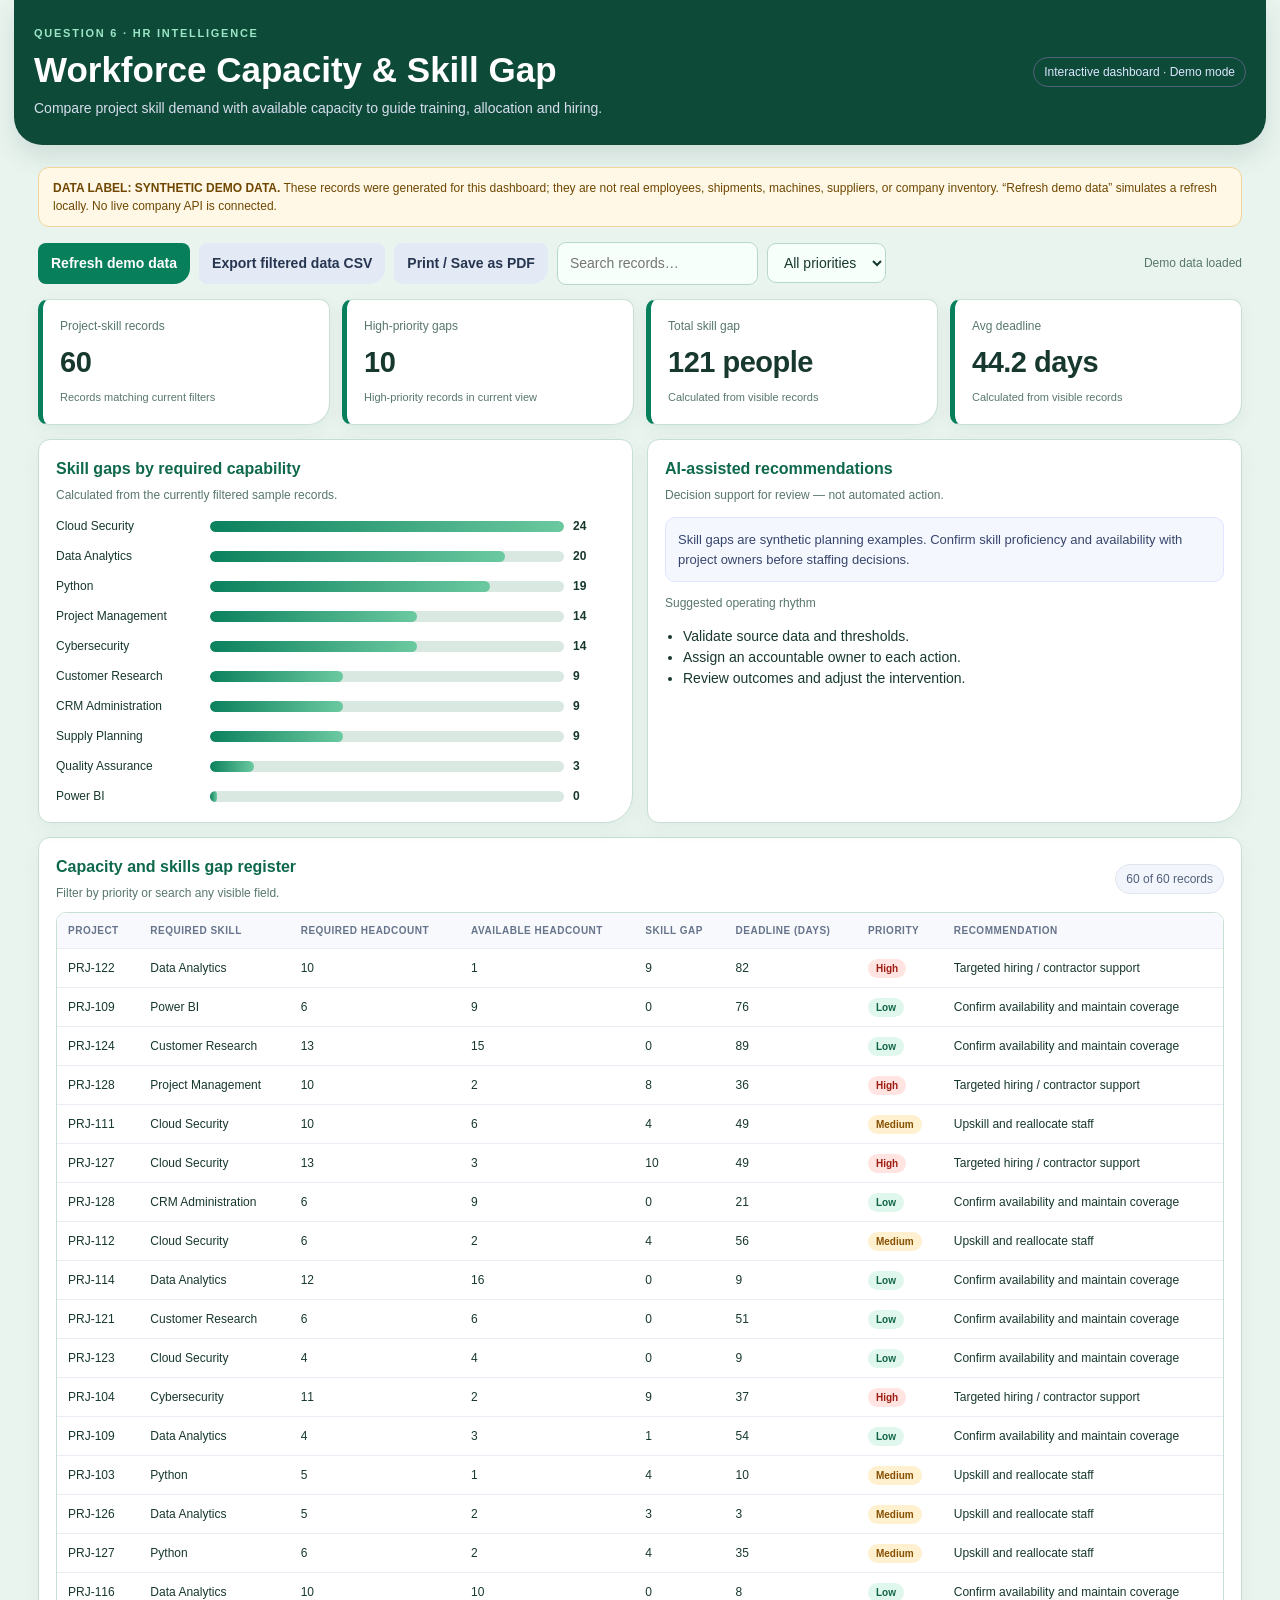
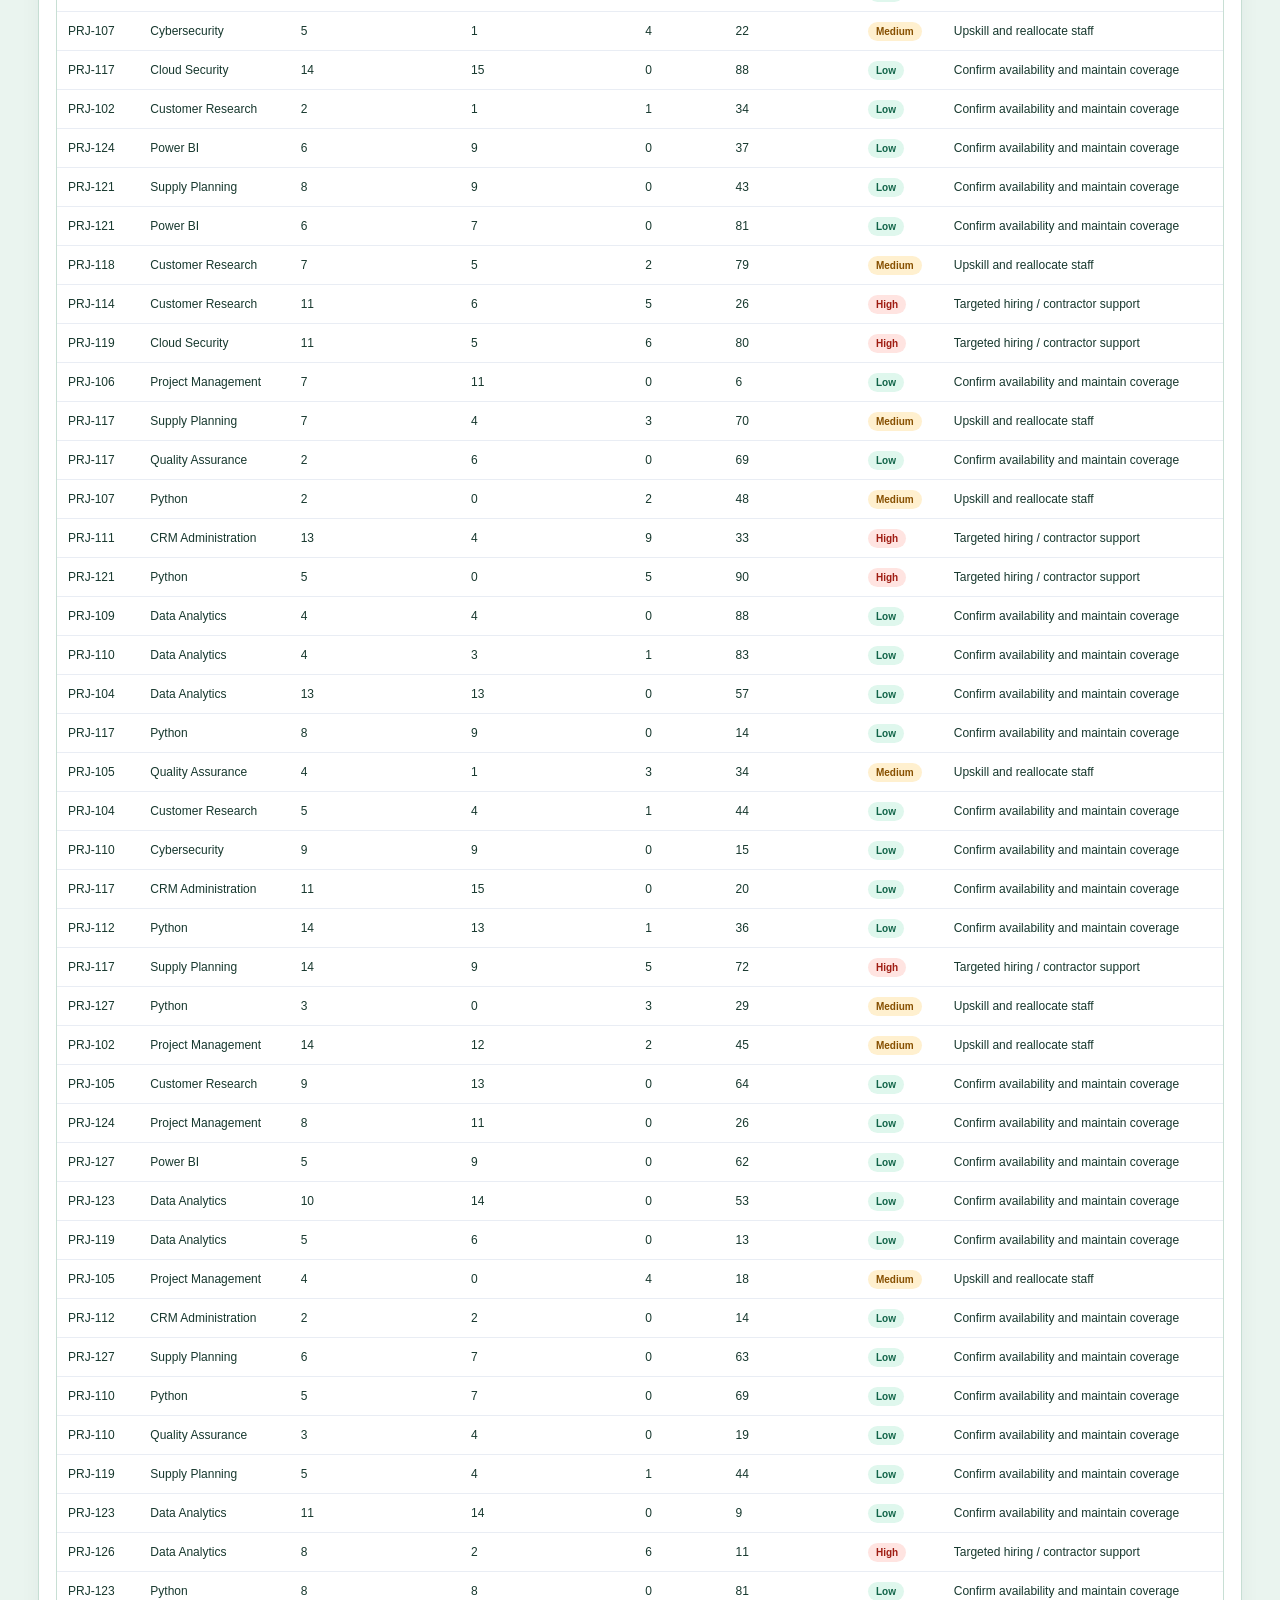
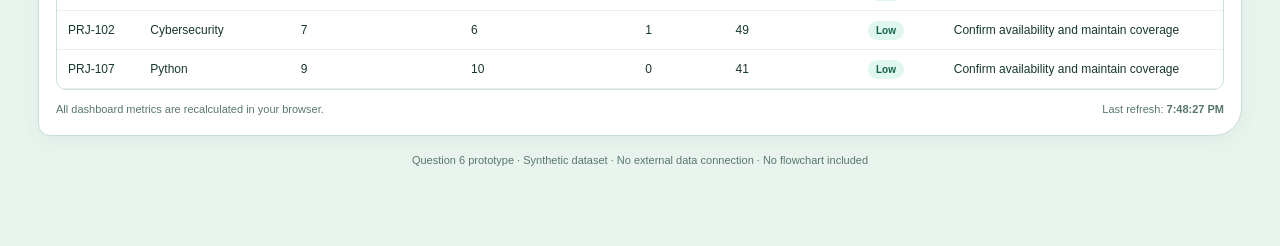
<file: Q06_workforce_capacity_skill_gap - Yash.html>
<!doctype html>
<html lang="en"><head><meta charset="utf-8"><meta name="viewport" content="width=device-width,initial-scale=1">
<title>Q6 — Workforce Capacity &amp; Skill Gap</title>
<style>
:root{--bg:#f3f6fb;--panel:#fff;--ink:#172033;--muted:#68758b;--line:#dfe6f0;--accent:#3459d1;--accent2:#dfe7ff;--good:#13795b;--warn:#a65b00;--bad:#b42318}
*{box-sizing:border-box}body{margin:0;background:var(--bg);font:14px/1.5 Inter,Segoe UI,Arial,sans-serif;color:var(--ink)}header{background:#111d35;color:#fff;padding:25px max(18px,calc((100% - 1240px)/2)) 26px}.topline{display:flex;justify-content:space-between;gap:14px;align-items:center;flex-wrap:wrap}.eyebrow{font-size:11px;letter-spacing:1.4px;text-transform:uppercase;color:#aebfff;font-weight:800}h1{font-size:clamp(25px,4vw,35px);line-height:1.15;margin:8px 0}header p{max-width:850px;color:#d6deef;margin:0}.pill{display:inline-flex;border:1px solid #53627d;border-radius:20px;padding:5px 10px;color:#dbe5ff;font-size:12px}main{max-width:1240px;margin:22px auto;padding:0 18px 40px}.toolbar{display:flex;gap:9px;flex-wrap:wrap;align-items:center;margin-bottom:14px}button,select,input{font:inherit}button{border:0;border-radius:9px;background:var(--accent);color:#fff;padding:10px 13px;font-weight:700;cursor:pointer}button.secondary{background:#e4eaf5;color:#273650}button:hover{filter:brightness(.97)}input,select{border:1px solid var(--line);border-radius:9px;background:#fff;padding:10px 12px;color:var(--ink)}.status{margin-left:auto;color:var(--muted);font-size:12px}.notice{border:1px solid #f1d49a;background:#fff8e7;border-radius:11px;padding:11px 14px;margin:0 0 15px;color:#704700;font-size:12px}.metrics{display:grid;grid-template-columns:repeat(4,minmax(0,1fr));gap:13px}.metric,.panel{background:var(--panel);border:1px solid var(--line);border-radius:14px;padding:17px;box-shadow:0 4px 14px #20325208}.metric .label{font-size:12px;color:var(--muted)}.metric strong{display:block;font-size:29px;margin:6px 0 2px;letter-spacing:-.5px}.metric small{color:var(--muted);font-size:11px}.grid{display:grid;grid-template-columns:1fr 1fr;gap:14px;margin-top:14px}h2{font-size:16px;margin:0 0 5px}.sub{color:var(--muted);font-size:12px;margin:0 0 13px}.chart-list{display:grid;gap:12px}.chart-row{display:grid;grid-template-columns:minmax(90px,145px) 1fr 42px;gap:9px;align-items:center;font-size:12px}.track{height:11px;background:#edf1f7;border-radius:20px;overflow:hidden}.bar{height:100%;background:linear-gradient(90deg,#3459d1,#7a9cff);border-radius:20px;transition:width .35s}.insight{background:#f5f7ff;border:1px solid #e0e6ff;border-radius:10px;padding:12px;color:#36456b;font-size:13px}.tablepanel{margin-top:14px}.tablehead{display:flex;align-items:center;justify-content:space-between;gap:10px;flex-wrap:wrap;margin-bottom:10px}.tablewrap{overflow:auto;border:1px solid var(--line);border-radius:10px}table{border-collapse:collapse;width:100%;min-width:880px;background:#fff}th,td{padding:10px 11px;border-bottom:1px solid #e9edf4;text-align:left;white-space:nowrap;font-size:12px}th{position:sticky;top:0;background:#f7f9fc;color:#66738a;text-transform:uppercase;font-size:10px;letter-spacing:.5px}tbody tr:hover{background:#f7f9ff}.risk{font-weight:800;border-radius:30px;padding:4px 8px;font-size:10px}.risk.High{background:#ffe4e1;color:#9f1c12}.risk.Medium{background:#fff0cf;color:#875000}.risk.Low{background:#dff7ed;color:#116448}.bottomline{display:flex;justify-content:space-between;gap:10px;align-items:center;flex-wrap:wrap;color:var(--muted);font-size:11px;margin-top:11px}.empty{padding:22px;text-align:center;color:var(--muted)}footer{text-align:center;color:var(--muted);font-size:11px;padding:16px}@media(max-width:820px){.metrics{grid-template-columns:repeat(2,minmax(0,1fr))}.grid{grid-template-columns:1fr}}@media(max-width:450px){.metrics{grid-template-columns:1fr}.status{margin-left:0;width:100%}}@media print{body{background:white}.toolbar{display:none}main{max-width:none}.metric,.panel{box-shadow:none;break-inside:avoid}}

/* DISTINCT DESIGN: Workforce planning / clean forest-green grid */
:root{--bg:#eaf4ef;--panel:#ffffff;--ink:#17382e;--muted:#58776c;--line:#c8dfd4;--accent:#087f5b;--accent2:#d5f2e5;--good:#087f5b;--warn:#a35e00;--bad:#b42318}
body{background:#eaf4ef;color:var(--ink);font-family:Inter,Segoe UI,Arial,sans-serif}
header{background:#0e4a38;color:#fff;border-radius:0 0 28px 28px;margin:0 14px;padding-left:max(18px,calc((100% - 1240px)/2));padding-right:max(18px,calc((100% - 1240px)/2));box-shadow:0 12px 25px #104b3520}
.eyebrow{color:#9be6c7;text-transform:uppercase;letter-spacing:.16em}
.metrics{gap:12px}
.metric{border-radius:10px 10px 22px 10px;border-left:5px solid var(--accent);box-shadow:0 5px 16px #174d3510}
.panel{border-radius:12px 12px 28px 12px;box-shadow:0 7px 20px #174d350d;border-color:#c6ded3}
.panel h2,.panel h3{color:#0e684c}
button{border-radius:8px 8px 16px 8px}
input,select{background:#f7fffb!important;color:#17382e!important;border-color:#b8d7c9!important}
.bar{background:linear-gradient(90deg,#0b815d,#6bc9a0)!important}
.track{background:#d9e9e1!important}

</style></head><body>
<header><div class="topline"><div><div class="eyebrow">Question 6 · HR intelligence</div><h1>Workforce Capacity &amp; Skill Gap</h1><p>Compare project skill demand with available capacity to guide training, allocation and hiring.</p></div><span class="pill">Interactive dashboard · Demo mode</span></div></header>
<main>
<div class="notice"><b>DATA LABEL: SYNTHETIC DEMO DATA.</b> These records were generated for this dashboard; they are not real employees, shipments, machines, suppliers, or company inventory. “Refresh demo data” simulates a refresh locally. No live company API is connected.</div>
<div class="toolbar">
<button onclick="refreshData()">Refresh demo data</button>
<button class="secondary" onclick="exportCSV()">Export filtered data CSV</button>
<button class="secondary" onclick="window.print()">Print / Save as PDF</button>
<input id="search" placeholder="Search records…" oninput="render()" aria-label="Search records">
<select id="riskFilter" onchange="render()" aria-label="Filter by priority"><option value="All">All priorities</option><option>High</option><option>Medium</option><option>Low</option></select>
<span class="status" id="refreshStatus">Demo data loaded</span>
</div>
<section class="metrics" id="metrics"></section>
<div class="grid">
<section class="panel"><h2>Skill gaps by required capability</h2><p class="sub">Calculated from the currently filtered sample records.</p><div class="chart-list" id="chart"></div></section>
<section class="panel"><h2>AI-assisted recommendations</h2><p class="sub">Decision support for review — not automated action.</p><div class="insight" id="insight"></div><p class="sub" style="margin-top:12px">Suggested operating rhythm</p><ul style="padding-left:18px;margin-bottom:0"><li>Validate source data and thresholds.</li><li>Assign an accountable owner to each action.</li><li>Review outcomes and adjust the intervention.</li></ul></section>
</div>
<section class="panel tablepanel"><div class="tablehead"><div><h2>Capacity and skills gap register</h2><p class="sub" style="margin-bottom:0">Filter by priority or search any visible field.</p></div><span id="rowCount" class="pill" style="background:#f2f5fb;color:#52617a;border-color:#dfe6f0">0 records</span></div><div class="tablewrap"><table><thead id="thead"></thead><tbody id="tbody"></tbody></table></div><div class="bottomline"><span>All dashboard metrics are recalculated in your browser.</span><span>Last refresh: <b id="lastRefresh">—</b></span></div></section>
<footer>Question 6 prototype · Synthetic dataset · No external data connection · No flowchart included</footer>
</main>
<script>
const CONFIG={"title": "Workforce Capacity & Skill Gap", "category": "HR", "subtitle": "Compare project skill demand with available capacity to guide training, allocation and hiring.", "chart": "Required skill", "chartTitle": "Skill gaps by required capability", "metricLabels": ["Project-skill records", "High-priority gaps", "Total skill gap", "Avg deadline"], "metricKeys": ["count", "high", "gap", "deadline"], "unit": ["", "", " people", " days"], "tableTitle": "Capacity and skills gap register", "insight": "Skill gaps are synthetic planning examples. Confirm skill proficiency and availability with project owners before staffing decisions."};
let data=[{"Project": "PRJ-122", "Required skill": "Data Analytics", "Required headcount": 10, "Available headcount": 1, "Skill gap": 9, "Deadline (days)": 82, "Priority": "High", "Recommendation": "Targeted hiring / contractor support"}, {"Project": "PRJ-109", "Required skill": "Power BI", "Required headcount": 6, "Available headcount": 9, "Skill gap": 0, "Deadline (days)": 76, "Priority": "Low", "Recommendation": "Confirm availability and maintain coverage"}, {"Project": "PRJ-124", "Required skill": "Customer Research", "Required headcount": 13, "Available headcount": 15, "Skill gap": 0, "Deadline (days)": 89, "Priority": "Low", "Recommendation": "Confirm availability and maintain coverage"}, {"Project": "PRJ-128", "Required skill": "Project Management", "Required headcount": 10, "Available headcount": 2, "Skill gap": 8, "Deadline (days)": 36, "Priority": "High", "Recommendation": "Targeted hiring / contractor support"}, {"Project": "PRJ-111", "Required skill": "Cloud Security", "Required headcount": 10, "Available headcount": 6, "Skill gap": 4, "Deadline (days)": 49, "Priority": "Medium", "Recommendation": "Upskill and reallocate staff"}, {"Project": "PRJ-127", "Required skill": "Cloud Security", "Required headcount": 13, "Available headcount": 3, "Skill gap": 10, "Deadline (days)": 49, "Priority": "High", "Recommendation": "Targeted hiring / contractor support"}, {"Project": "PRJ-128", "Required skill": "CRM Administration", "Required headcount": 6, "Available headcount": 9, "Skill gap": 0, "Deadline (days)": 21, "Priority": "Low", "Recommendation": "Confirm availability and maintain coverage"}, {"Project": "PRJ-112", "Required skill": "Cloud Security", "Required headcount": 6, "Available headcount": 2, "Skill gap": 4, "Deadline (days)": 56, "Priority": "Medium", "Recommendation": "Upskill and reallocate staff"}, {"Project": "PRJ-114", "Required skill": "Data Analytics", "Required headcount": 12, "Available headcount": 16, "Skill gap": 0, "Deadline (days)": 9, "Priority": "Low", "Recommendation": "Confirm availability and maintain coverage"}, {"Project": "PRJ-121", "Required skill": "Customer Research", "Required headcount": 6, "Available headcount": 6, "Skill gap": 0, "Deadline (days)": 51, "Priority": "Low", "Recommendation": "Confirm availability and maintain coverage"}, {"Project": "PRJ-123", "Required skill": "Cloud Security", "Required headcount": 4, "Available headcount": 4, "Skill gap": 0, "Deadline (days)": 9, "Priority": "Low", "Recommendation": "Confirm availability and maintain coverage"}, {"Project": "PRJ-104", "Required skill": "Cybersecurity", "Required headcount": 11, "Available headcount": 2, "Skill gap": 9, "Deadline (days)": 37, "Priority": "High", "Recommendation": "Targeted hiring / contractor support"}, {"Project": "PRJ-109", "Required skill": "Data Analytics", "Required headcount": 4, "Available headcount": 3, "Skill gap": 1, "Deadline (days)": 54, "Priority": "Low", "Recommendation": "Confirm availability and maintain coverage"}, {"Project": "PRJ-103", "Required skill": "Python", "Required headcount": 5, "Available headcount": 1, "Skill gap": 4, "Deadline (days)": 10, "Priority": "Medium", "Recommendation": "Upskill and reallocate staff"}, {"Project": "PRJ-126", "Required skill": "Data Analytics", "Required headcount": 5, "Available headcount": 2, "Skill gap": 3, "Deadline (days)": 3, "Priority": "Medium", "Recommendation": "Upskill and reallocate staff"}, {"Project": "PRJ-127", "Required skill": "Python", "Required headcount": 6, "Available headcount": 2, "Skill gap": 4, "Deadline (days)": 35, "Priority": "Medium", "Recommendation": "Upskill and reallocate staff"}, {"Project": "PRJ-116", "Required skill": "Data Analytics", "Required headcount": 10, "Available headcount": 10, "Skill gap": 0, "Deadline (days)": 8, "Priority": "Low", "Recommendation": "Confirm availability and maintain coverage"}, {"Project": "PRJ-107", "Required skill": "Cybersecurity", "Required headcount": 5, "Available headcount": 1, "Skill gap": 4, "Deadline (days)": 22, "Priority": "Medium", "Recommendation": "Upskill and reallocate staff"}, {"Project": "PRJ-117", "Required skill": "Cloud Security", "Required headcount": 14, "Available headcount": 15, "Skill gap": 0, "Deadline (days)": 88, "Priority": "Low", "Recommendation": "Confirm availability and maintain coverage"}, {"Project": "PRJ-102", "Required skill": "Customer Research", "Required headcount": 2, "Available headcount": 1, "Skill gap": 1, "Deadline (days)": 34, "Priority": "Low", "Recommendation": "Confirm availability and maintain coverage"}, {"Project": "PRJ-124", "Required skill": "Power BI", "Required headcount": 6, "Available headcount": 9, "Skill gap": 0, "Deadline (days)": 37, "Priority": "Low", "Recommendation": "Confirm availability and maintain coverage"}, {"Project": "PRJ-121", "Required skill": "Supply Planning", "Required headcount": 8, "Available headcount": 9, "Skill gap": 0, "Deadline (days)": 43, "Priority": "Low", "Recommendation": "Confirm availability and maintain coverage"}, {"Project": "PRJ-121", "Required skill": "Power BI", "Required headcount": 6, "Available headcount": 7, "Skill gap": 0, "Deadline (days)": 81, "Priority": "Low", "Recommendation": "Confirm availability and maintain coverage"}, {"Project": "PRJ-118", "Required skill": "Customer Research", "Required headcount": 7, "Available headcount": 5, "Skill gap": 2, "Deadline (days)": 79, "Priority": "Medium", "Recommendation": "Upskill and reallocate staff"}, {"Project": "PRJ-114", "Required skill": "Customer Research", "Required headcount": 11, "Available headcount": 6, "Skill gap": 5, "Deadline (days)": 26, "Priority": "High", "Recommendation": "Targeted hiring / contractor support"}, {"Project": "PRJ-119", "Required skill": "Cloud Security", "Required headcount": 11, "Available headcount": 5, "Skill gap": 6, "Deadline (days)": 80, "Priority": "High", "Recommendation": "Targeted hiring / contractor support"}, {"Project": "PRJ-106", "Required skill": "Project Management", "Required headcount": 7, "Available headcount": 11, "Skill gap": 0, "Deadline (days)": 6, "Priority": "Low", "Recommendation": "Confirm availability and maintain coverage"}, {"Project": "PRJ-117", "Required skill": "Supply Planning", "Required headcount": 7, "Available headcount": 4, "Skill gap": 3, "Deadline (days)": 70, "Priority": "Medium", "Recommendation": "Upskill and reallocate staff"}, {"Project": "PRJ-117", "Required skill": "Quality Assurance", "Required headcount": 2, "Available headcount": 6, "Skill gap": 0, "Deadline (days)": 69, "Priority": "Low", "Recommendation": "Confirm availability and maintain coverage"}, {"Project": "PRJ-107", "Required skill": "Python", "Required headcount": 2, "Available headcount": 0, "Skill gap": 2, "Deadline (days)": 48, "Priority": "Medium", "Recommendation": "Upskill and reallocate staff"}, {"Project": "PRJ-111", "Required skill": "CRM Administration", "Required headcount": 13, "Available headcount": 4, "Skill gap": 9, "Deadline (days)": 33, "Priority": "High", "Recommendation": "Targeted hiring / contractor support"}, {"Project": "PRJ-121", "Required skill": "Python", "Required headcount": 5, "Available headcount": 0, "Skill gap": 5, "Deadline (days)": 90, "Priority": "High", "Recommendation": "Targeted hiring / contractor support"}, {"Project": "PRJ-109", "Required skill": "Data Analytics", "Required headcount": 4, "Available headcount": 4, "Skill gap": 0, "Deadline (days)": 88, "Priority": "Low", "Recommendation": "Confirm availability and maintain coverage"}, {"Project": "PRJ-110", "Required skill": "Data Analytics", "Required headcount": 4, "Available headcount": 3, "Skill gap": 1, "Deadline (days)": 83, "Priority": "Low", "Recommendation": "Confirm availability and maintain coverage"}, {"Project": "PRJ-104", "Required skill": "Data Analytics", "Required headcount": 13, "Available headcount": 13, "Skill gap": 0, "Deadline (days)": 57, "Priority": "Low", "Recommendation": "Confirm availability and maintain coverage"}, {"Project": "PRJ-117", "Required skill": "Python", "Required headcount": 8, "Available headcount": 9, "Skill gap": 0, "Deadline (days)": 14, "Priority": "Low", "Recommendation": "Confirm availability and maintain coverage"}, {"Project": "PRJ-105", "Required skill": "Quality Assurance", "Required headcount": 4, "Available headcount": 1, "Skill gap": 3, "Deadline (days)": 34, "Priority": "Medium", "Recommendation": "Upskill and reallocate staff"}, {"Project": "PRJ-104", "Required skill": "Customer Research", "Required headcount": 5, "Available headcount": 4, "Skill gap": 1, "Deadline (days)": 44, "Priority": "Low", "Recommendation": "Confirm availability and maintain coverage"}, {"Project": "PRJ-110", "Required skill": "Cybersecurity", "Required headcount": 9, "Available headcount": 9, "Skill gap": 0, "Deadline (days)": 15, "Priority": "Low", "Recommendation": "Confirm availability and maintain coverage"}, {"Project": "PRJ-117", "Required skill": "CRM Administration", "Required headcount": 11, "Available headcount": 15, "Skill gap": 0, "Deadline (days)": 20, "Priority": "Low", "Recommendation": "Confirm availability and maintain coverage"}, {"Project": "PRJ-112", "Required skill": "Python", "Required headcount": 14, "Available headcount": 13, "Skill gap": 1, "Deadline (days)": 36, "Priority": "Low", "Recommendation": "Confirm availability and maintain coverage"}, {"Project": "PRJ-117", "Required skill": "Supply Planning", "Required headcount": 14, "Available headcount": 9, "Skill gap": 5, "Deadline (days)": 72, "Priority": "High", "Recommendation": "Targeted hiring / contractor support"}, {"Project": "PRJ-127", "Required skill": "Python", "Required headcount": 3, "Available headcount": 0, "Skill gap": 3, "Deadline (days)": 29, "Priority": "Medium", "Recommendation": "Upskill and reallocate staff"}, {"Project": "PRJ-102", "Required skill": "Project Management", "Required headcount": 14, "Available headcount": 12, "Skill gap": 2, "Deadline (days)": 45, "Priority": "Medium", "Recommendation": "Upskill and reallocate staff"}, {"Project": "PRJ-105", "Required skill": "Customer Research", "Required headcount": 9, "Available headcount": 13, "Skill gap": 0, "Deadline (days)": 64, "Priority": "Low", "Recommendation": "Confirm availability and maintain coverage"}, {"Project": "PRJ-124", "Required skill": "Project Management", "Required headcount": 8, "Available headcount": 11, "Skill gap": 0, "Deadline (days)": 26, "Priority": "Low", "Recommendation": "Confirm availability and maintain coverage"}, {"Project": "PRJ-127", "Required skill": "Power BI", "Required headcount": 5, "Available headcount": 9, "Skill gap": 0, "Deadline (days)": 62, "Priority": "Low", "Recommendation": "Confirm availability and maintain coverage"}, {"Project": "PRJ-123", "Required skill": "Data Analytics", "Required headcount": 10, "Available headcount": 14, "Skill gap": 0, "Deadline (days)": 53, "Priority": "Low", "Recommendation": "Confirm availability and maintain coverage"}, {"Project": "PRJ-119", "Required skill": "Data Analytics", "Required headcount": 5, "Available headcount": 6, "Skill gap": 0, "Deadline (days)": 13, "Priority": "Low", "Recommendation": "Confirm availability and maintain coverage"}, {"Project": "PRJ-105", "Required skill": "Project Management", "Required headcount": 4, "Available headcount": 0, "Skill gap": 4, "Deadline (days)": 18, "Priority": "Medium", "Recommendation": "Upskill and reallocate staff"}, {"Project": "PRJ-112", "Required skill": "CRM Administration", "Required headcount": 2, "Available headcount": 2, "Skill gap": 0, "Deadline (days)": 14, "Priority": "Low", "Recommendation": "Confirm availability and maintain coverage"}, {"Project": "PRJ-127", "Required skill": "Supply Planning", "Required headcount": 6, "Available headcount": 7, "Skill gap": 0, "Deadline (days)": 63, "Priority": "Low", "Recommendation": "Confirm availability and maintain coverage"}, {"Project": "PRJ-110", "Required skill": "Python", "Required headcount": 5, "Available headcount": 7, "Skill gap": 0, "Deadline (days)": 69, "Priority": "Low", "Recommendation": "Confirm availability and maintain coverage"}, {"Project": "PRJ-110", "Required skill": "Quality Assurance", "Required headcount": 3, "Available headcount": 4, "Skill gap": 0, "Deadline (days)": 19, "Priority": "Low", "Recommendation": "Confirm availability and maintain coverage"}, {"Project": "PRJ-119", "Required skill": "Supply Planning", "Required headcount": 5, "Available headcount": 4, "Skill gap": 1, "Deadline (days)": 44, "Priority": "Low", "Recommendation": "Confirm availability and maintain coverage"}, {"Project": "PRJ-123", "Required skill": "Data Analytics", "Required headcount": 11, "Available headcount": 14, "Skill gap": 0, "Deadline (days)": 9, "Priority": "Low", "Recommendation": "Confirm availability and maintain coverage"}, {"Project": "PRJ-126", "Required skill": "Data Analytics", "Required headcount": 8, "Available headcount": 2, "Skill gap": 6, "Deadline (days)": 11, "Priority": "High", "Recommendation": "Targeted hiring / contractor support"}, {"Project": "PRJ-123", "Required skill": "Python", "Required headcount": 8, "Available headcount": 8, "Skill gap": 0, "Deadline (days)": 81, "Priority": "Low", "Recommendation": "Confirm availability and maintain coverage"}, {"Project": "PRJ-102", "Required skill": "Cybersecurity", "Required headcount": 7, "Available headcount": 6, "Skill gap": 1, "Deadline (days)": 49, "Priority": "Low", "Recommendation": "Confirm availability and maintain coverage"}, {"Project": "PRJ-107", "Required skill": "Python", "Required headcount": 9, "Available headcount": 10, "Skill gap": 0, "Deadline (days)": 41, "Priority": "Low", "Recommendation": "Confirm availability and maintain coverage"}];
const initialData=JSON.parse(JSON.stringify(data));
const priorityField="Priority";
function num(v){const x=Number(v);return Number.isFinite(x)?x:0}
function avg(arr,key){return arr.length?arr.reduce((s,r)=>s+num(r[key]),0)/arr.length:0}
function countHigh(arr){return arr.filter(r=>r.Priority==="High").length}
function metricValues(arr){
 const k=CONFIG.metricKeys;
 const values=[];
 for(let i=0;i<4;i++){
  let val=0;
  if(k[i]==="count")val=arr.length;
  else if(k[i]==="high")val=countHigh(arr);
  else if(k[i]==="engagement")val=avg(arr,"Engagement (/100)").toFixed(1);
  else if(k[i]==="overtime")val=arr.length?(arr.filter(r=>r.Overtime==="Yes").length/arr.length*100).toFixed(1):0;
  else if(k[i]==="gap")val=arr.reduce((s,r)=>s+num(r["Skill gap"]),0);
  else if(k[i]==="deadline")val=avg(arr,"Deadline (days)").toFixed(1);
  else if(k[i]==="workload")val=avg(arr,"Workload index").toFixed(1);
  else if(k[i]==="completion")val=avg(arr,"Tasks on time (%)").toFixed(1);
  else if(k[i]==="risk")val=avg(arr,"Risk score").toFixed(1);
  else if(k[i]==="delay")val=avg(arr,"Delay (days)").toFixed(1);
  else if(k[i]==="downtime")val=arr.reduce((s,r)=>s+num(r["Downtime (hrs/30d)"]),0).toFixed(0);
  else if(k[i]==="cover")val=avg(arr,"Days of cover").toFixed(1);
  else if(k[i]==="demand")val=avg(arr,"Daily demand (units)").toFixed(1);
  values.push(val);
 }
 return values;
}
function filtered(){
 const term=document.getElementById("search").value.toLowerCase();
 const risk=document.getElementById("riskFilter").value;
 return data.filter(r=>(risk==="All"||r.Priority===risk)&&Object.values(r).some(v=>String(v).toLowerCase().includes(term)));
}
function render(){
 const arr=filtered();
 const vals=metricValues(arr);
 document.getElementById("metrics").innerHTML=CONFIG.metricLabels.map((label,i)=>`<div class="metric"><div class="label">${label}</div><strong>${vals[i]}${CONFIG.unit[i]}</strong><small>${i===0?"Records matching current filters":i===1?"High-priority records in current view":"Calculated from visible records"}</small></div>`).join("");
 const chartKey=CONFIG.chart;
 const groups={};
 arr.forEach(r=>{const key=r[chartKey]??"Unknown"; if(!groups[key])groups[key]=[];groups[key].push(r)});
 let chartData=Object.entries(groups).map(([label,rows])=>({label,rows,value:
   chartKey==="Priority"?rows.length:
   chartKey==="Required skill"?rows.reduce((s,r)=>s+num(r["Skill gap"]),0):
   chartKey==="Team"?avg(rows,"Workload index"):
   chartKey==="Supplier / carrier"?avg(rows,"Risk score"):
   chartKey==="Machine"?avg(rows,"Failure risk score"):
   avg(rows,"Days of cover")
 }));
 chartData.sort((a,b)=>b.value-a.value);
 if(CONFIG.chart==="Machine") chartData=chartData.slice(0,10);
 if(chartData.length===0) document.getElementById("chart").innerHTML='<div class="empty">No matching data.</div>';
 else {
  const max=Math.max(1,...chartData.map(d=>d.value));
  document.getElementById("chart").innerHTML=chartData.map(d=>`<div class="chart-row"><span title="${d.label}">${d.label}</span><div class="track"><div class="bar" style="width:${Math.max(2,d.value/max*100)}%"></div></div><b>${Number(d.value).toFixed(1).replace(/\.0$/,"")}</b></div>`).join("");
 }
 document.getElementById("insight").textContent=arr.length?CONFIG.insight:"No records match these filters. Clear the search or select another priority.";
 document.getElementById("rowCount").textContent=arr.length+" of "+data.length+" records";
 const cols=arr.length?Object.keys(arr[0]):Object.keys(data[0]||{});
 document.getElementById("thead").innerHTML="<tr>"+cols.map(k=>`<th>${k}</th>`).join("")+"</tr>";
 document.getElementById("tbody").innerHTML=arr.length?arr.map(r=>"<tr>"+cols.map(k=>`<td>${k==="Priority"?`<span class="risk ${r[k]}">${r[k]}</span>`:String(r[k])}</td>`).join("")+"</tr>").join(""):'<tr><td class="empty" colspan="12">No records match your filters.</td></tr>';
}
function refreshData(){
 // A local demo refresh: small synthetic fluctuations, never a live API update.
 data=data.map(r=>{
  const copy={...r};
  if(copy["Engagement (/100)"]!==undefined) copy["Engagement (/100)"]=Math.max(20,Math.min(100,num(copy["Engagement (/100)"])+(Math.random()>.5?1:-1)*Math.ceil(Math.random()*3)));
  if(copy["Workload index"]!==undefined) copy["Workload index"]=Math.max(20,Math.min(100,num(copy["Workload index"])+Math.round(Math.random()*4-2)));
  if(copy["Delay (days)"]!==undefined) copy["Delay (days)"]=Math.max(0,num(copy["Delay (days)"])+Math.round(Math.random()*2-1));
  if(copy["Temperature (°C)"]!==undefined) copy["Temperature (°C)"]=+(num(copy["Temperature (°C)"])+(Math.random()-.5)*1.2).toFixed(1);
  if(copy["On hand (units)"]!==undefined) copy["On hand (units)"]=Math.max(0,num(copy["On hand (units)"])+Math.round(Math.random()*10-5));
  return copy;
 });
 const now=new Date();
 document.getElementById("lastRefresh").textContent=now.toLocaleTimeString();
 document.getElementById("refreshStatus").textContent="Demo refreshed locally · "+now.toLocaleTimeString();
 render();
}
function exportCSV(){
 const arr=filtered(); if(!arr.length){alert("No rows to export.");return}
 const cols=Object.keys(arr[0]);
 const csv=[cols,...arr.map(r=>cols.map(k=>String(r[k]??"").replaceAll('"','""')))].map(row=>row.map(v=>`"${v}"`).join(",")).join("\r\n");
 const blob=new Blob([csv],{type:"text/csv;charset=utf-8;"});const url=URL.createObjectURL(blob);
 const a=document.createElement("a");a.href=url;a.download="Q6_synthetic_dashboard_data.csv";a.click();URL.revokeObjectURL(url);
}
document.getElementById("lastRefresh").textContent=new Date().toLocaleTimeString();
render();
</script></body></html>
</file>
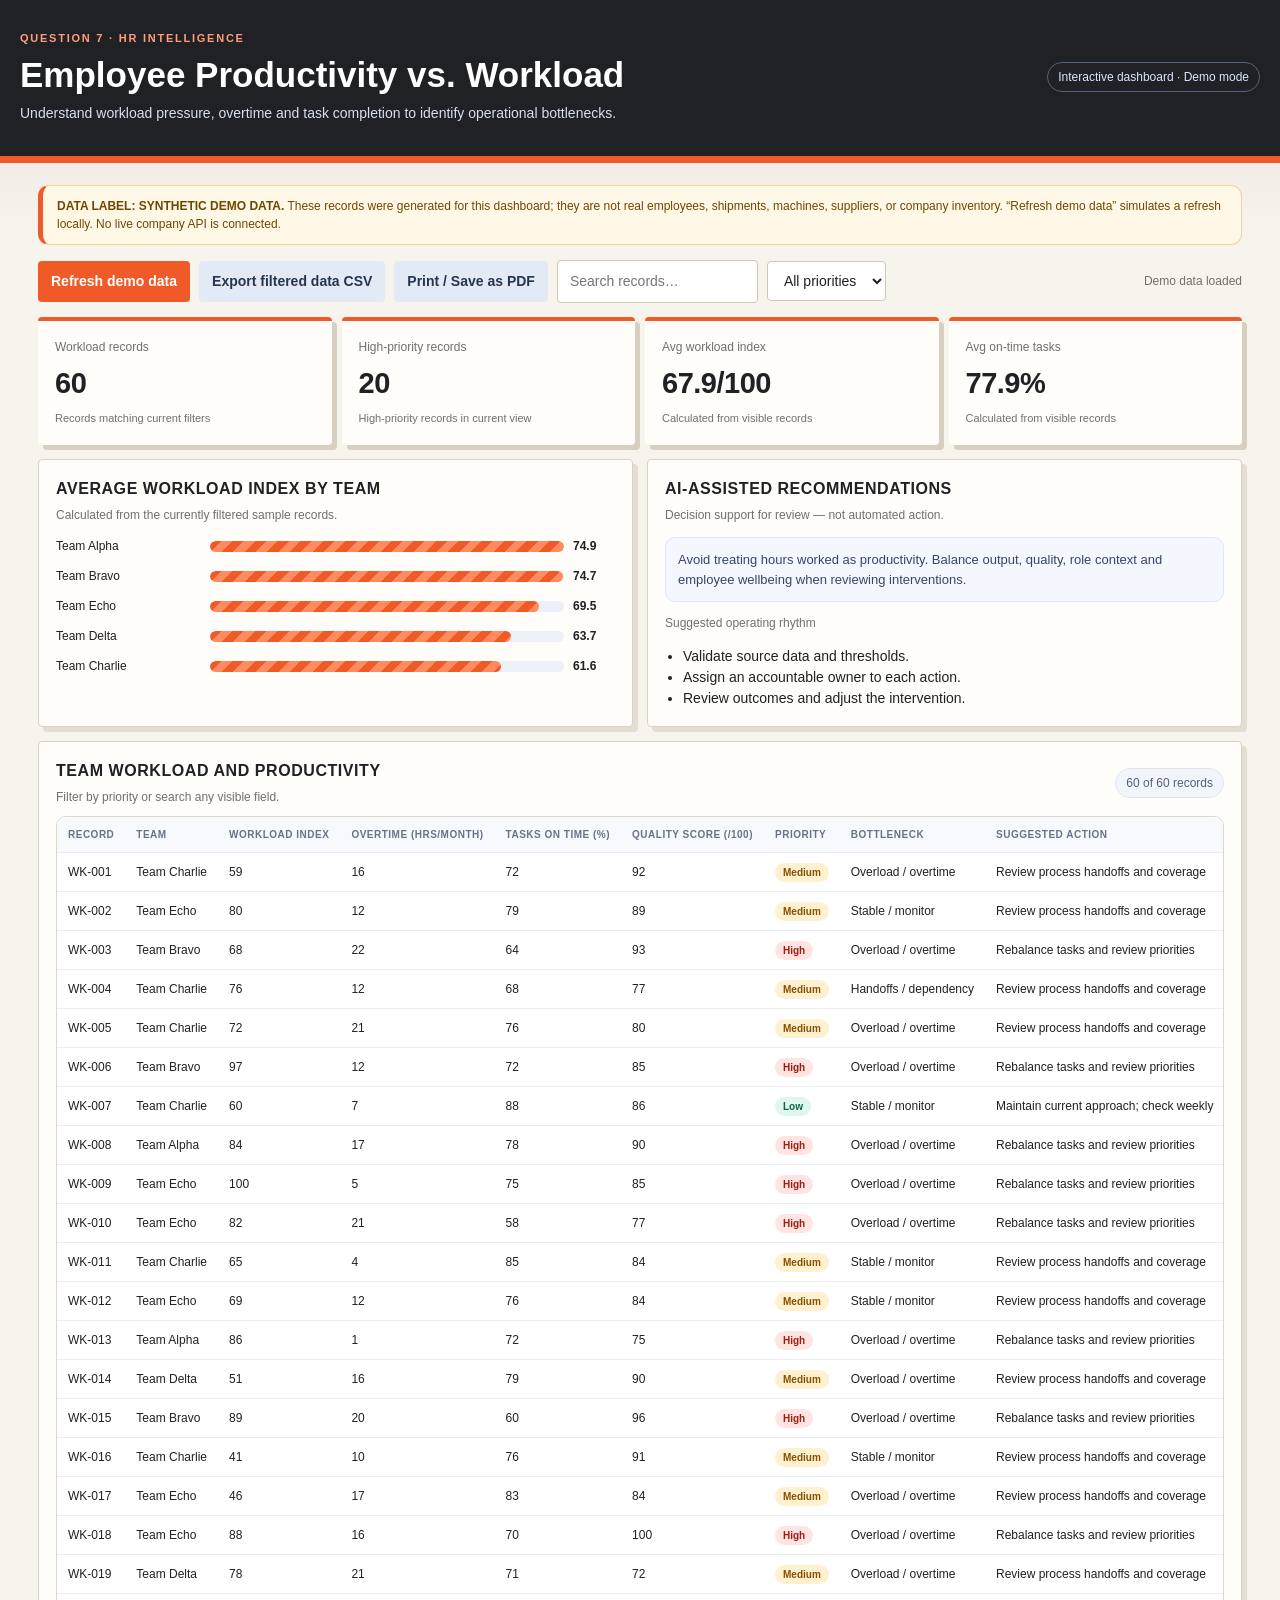
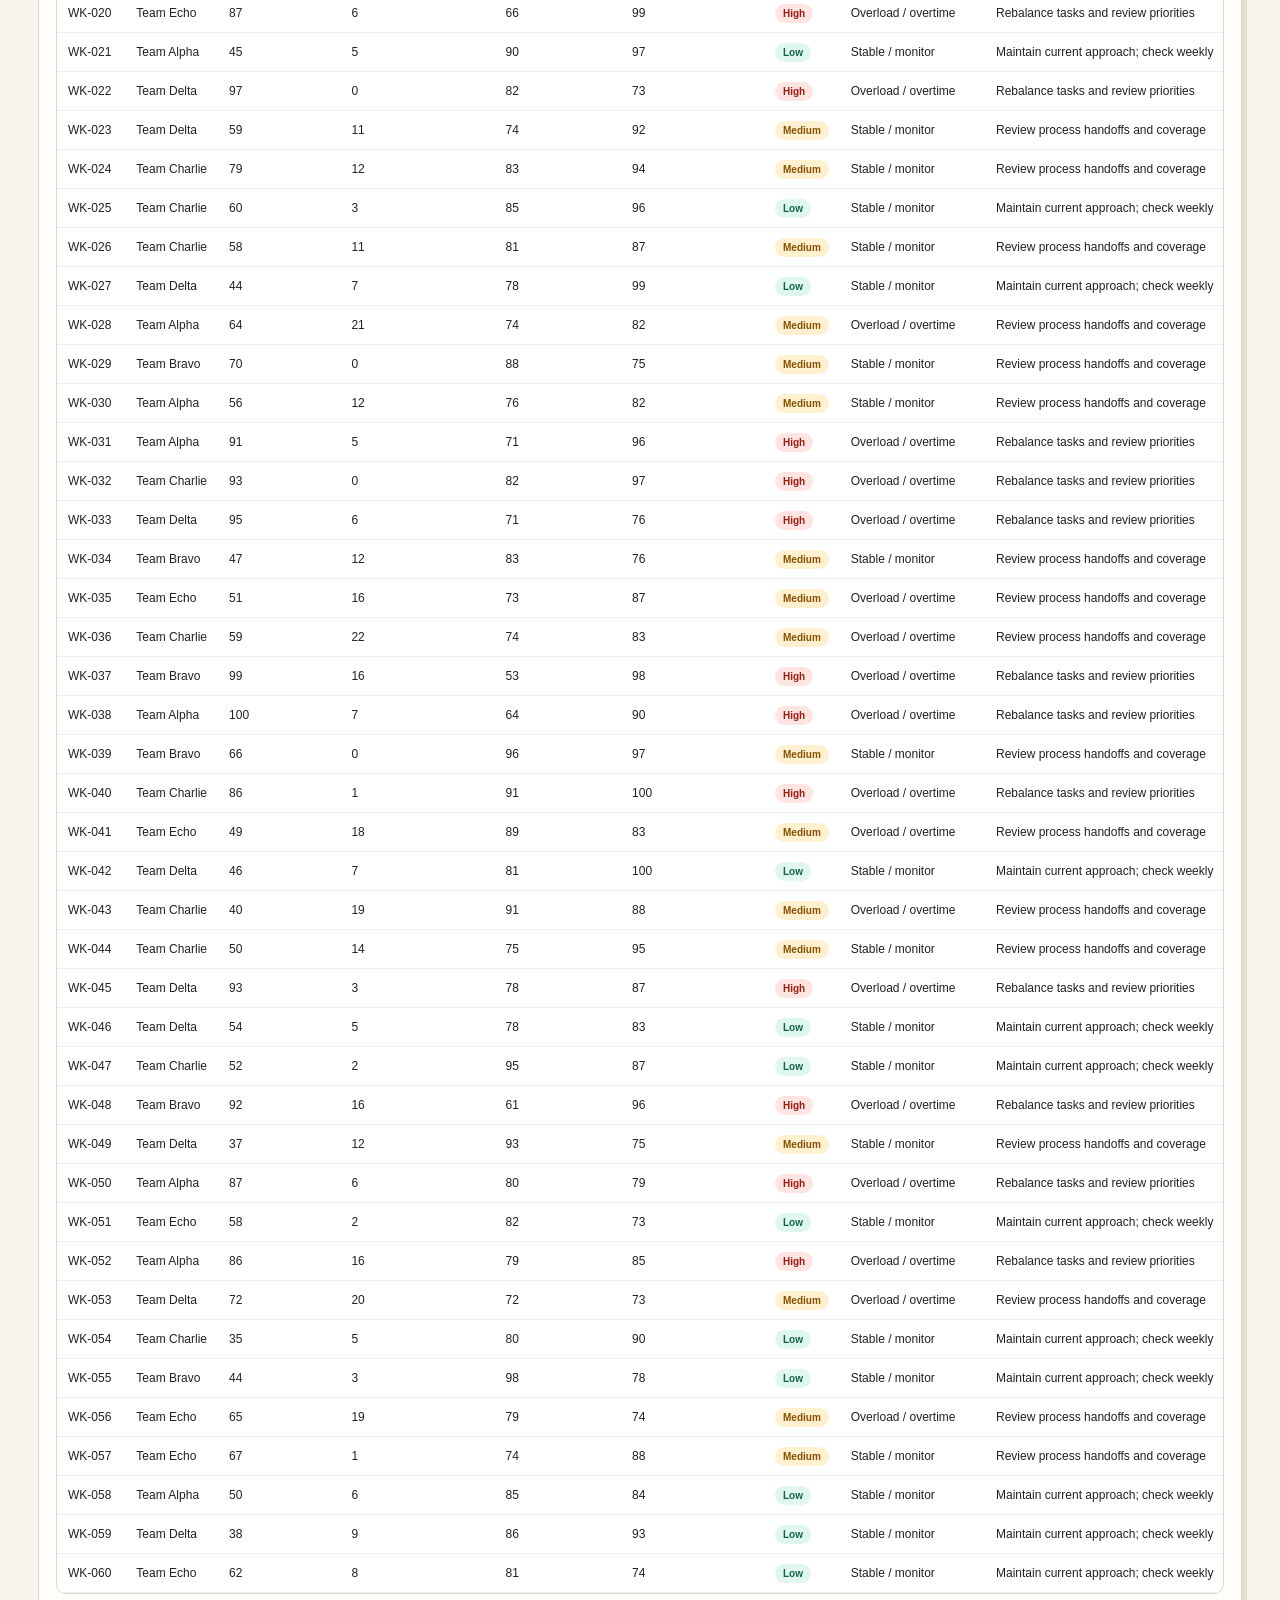
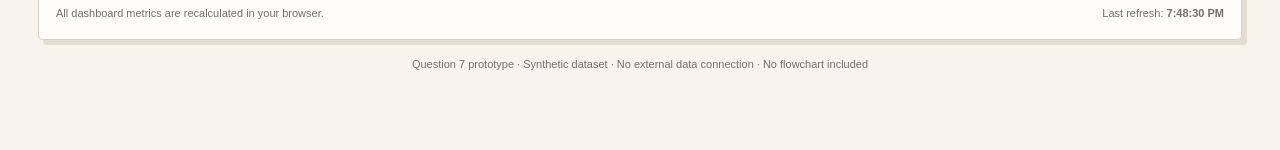
<file: Q07_employee_productivity_vs_workload.html>
<!doctype html>
<html lang="en"><head><meta charset="utf-8"><meta name="viewport" content="width=device-width,initial-scale=1">
<title>Q7 — Employee Productivity vs. Workload</title>
<style>
:root{--bg:#f3f6fb;--panel:#fff;--ink:#172033;--muted:#68758b;--line:#dfe6f0;--accent:#3459d1;--accent2:#dfe7ff;--good:#13795b;--warn:#a65b00;--bad:#b42318}
*{box-sizing:border-box}body{margin:0;background:var(--bg);font:14px/1.5 Inter,Segoe UI,Arial,sans-serif;color:var(--ink)}header{background:#111d35;color:#fff;padding:25px max(18px,calc((100% - 1240px)/2)) 26px}.topline{display:flex;justify-content:space-between;gap:14px;align-items:center;flex-wrap:wrap}.eyebrow{font-size:11px;letter-spacing:1.4px;text-transform:uppercase;color:#aebfff;font-weight:800}h1{font-size:clamp(25px,4vw,35px);line-height:1.15;margin:8px 0}header p{max-width:850px;color:#d6deef;margin:0}.pill{display:inline-flex;border:1px solid #53627d;border-radius:20px;padding:5px 10px;color:#dbe5ff;font-size:12px}main{max-width:1240px;margin:22px auto;padding:0 18px 40px}.toolbar{display:flex;gap:9px;flex-wrap:wrap;align-items:center;margin-bottom:14px}button,select,input{font:inherit}button{border:0;border-radius:9px;background:var(--accent);color:#fff;padding:10px 13px;font-weight:700;cursor:pointer}button.secondary{background:#e4eaf5;color:#273650}button:hover{filter:brightness(.97)}input,select{border:1px solid var(--line);border-radius:9px;background:#fff;padding:10px 12px;color:var(--ink)}.status{margin-left:auto;color:var(--muted);font-size:12px}.notice{border:1px solid #f1d49a;background:#fff8e7;border-radius:11px;padding:11px 14px;margin:0 0 15px;color:#704700;font-size:12px}.metrics{display:grid;grid-template-columns:repeat(4,minmax(0,1fr));gap:13px}.metric,.panel{background:var(--panel);border:1px solid var(--line);border-radius:14px;padding:17px;box-shadow:0 4px 14px #20325208}.metric .label{font-size:12px;color:var(--muted)}.metric strong{display:block;font-size:29px;margin:6px 0 2px;letter-spacing:-.5px}.metric small{color:var(--muted);font-size:11px}.grid{display:grid;grid-template-columns:1fr 1fr;gap:14px;margin-top:14px}h2{font-size:16px;margin:0 0 5px}.sub{color:var(--muted);font-size:12px;margin:0 0 13px}.chart-list{display:grid;gap:12px}.chart-row{display:grid;grid-template-columns:minmax(90px,145px) 1fr 42px;gap:9px;align-items:center;font-size:12px}.track{height:11px;background:#edf1f7;border-radius:20px;overflow:hidden}.bar{height:100%;background:linear-gradient(90deg,#3459d1,#7a9cff);border-radius:20px;transition:width .35s}.insight{background:#f5f7ff;border:1px solid #e0e6ff;border-radius:10px;padding:12px;color:#36456b;font-size:13px}.tablepanel{margin-top:14px}.tablehead{display:flex;align-items:center;justify-content:space-between;gap:10px;flex-wrap:wrap;margin-bottom:10px}.tablewrap{overflow:auto;border:1px solid var(--line);border-radius:10px}table{border-collapse:collapse;width:100%;min-width:880px;background:#fff}th,td{padding:10px 11px;border-bottom:1px solid #e9edf4;text-align:left;white-space:nowrap;font-size:12px}th{position:sticky;top:0;background:#f7f9fc;color:#66738a;text-transform:uppercase;font-size:10px;letter-spacing:.5px}tbody tr:hover{background:#f7f9ff}.risk{font-weight:800;border-radius:30px;padding:4px 8px;font-size:10px}.risk.High{background:#ffe4e1;color:#9f1c12}.risk.Medium{background:#fff0cf;color:#875000}.risk.Low{background:#dff7ed;color:#116448}.bottomline{display:flex;justify-content:space-between;gap:10px;align-items:center;flex-wrap:wrap;color:var(--muted);font-size:11px;margin-top:11px}.empty{padding:22px;text-align:center;color:var(--muted)}footer{text-align:center;color:var(--muted);font-size:11px;padding:16px}@media(max-width:820px){.metrics{grid-template-columns:repeat(2,minmax(0,1fr))}.grid{grid-template-columns:1fr}}@media(max-width:450px){.metrics{grid-template-columns:1fr}.status{margin-left:0;width:100%}}@media print{body{background:white}.toolbar{display:none}main{max-width:none}.metric,.panel{box-shadow:none;break-inside:avoid}}

/* DISTINCT DESIGN: Productivity command center / bold orange + charcoal */
:root{--bg:#f3f0ea;--panel:#fffdf9;--ink:#202124;--muted:#73706a;--line:#ddd6ca;--accent:#f05a28;--accent2:#ffe0d2;--good:#237a57;--warn:#a45b00;--bad:#bd2929}
body{background:linear-gradient(180deg,#e8e2d8 0,#f7f4ee 250px);color:var(--ink)}
header{background:#202124;color:#fff;border-bottom:7px solid #f05a28;padding-top:30px;padding-bottom:32px}
.eyebrow{color:#ff9d7c;letter-spacing:.16em;text-transform:uppercase}
.metrics{display:grid;gap:10px}
.metric{border:0;border-radius:4px;background:#fffdf9;box-shadow:5px 5px 0 #d7cfc2;border-top:4px solid #f05a28}
.panel{border-radius:4px;border:1px solid #d9d1c5;box-shadow:5px 5px 0 #e4ddd2}
.panel h2,.panel h3{font-weight:800;text-transform:uppercase;letter-spacing:.035em}
button{border-radius:4px;font-weight:800}
input,select{border-radius:4px!important;background:#fff!important;color:#202124!important;border-color:#d2c8ba!important}
.bar{background:repeating-linear-gradient(135deg,#f05a28,#f05a28 8px,#ff8b5e 8px,#ff8b5e 16px)!important}
.notice{border-left:5px solid #f05a28}

</style></head><body>
<header><div class="topline"><div><div class="eyebrow">Question 7 · HR intelligence</div><h1>Employee Productivity vs. Workload</h1><p>Understand workload pressure, overtime and task completion to identify operational bottlenecks.</p></div><span class="pill">Interactive dashboard · Demo mode</span></div></header>
<main>
<div class="notice"><b>DATA LABEL: SYNTHETIC DEMO DATA.</b> These records were generated for this dashboard; they are not real employees, shipments, machines, suppliers, or company inventory. “Refresh demo data” simulates a refresh locally. No live company API is connected.</div>
<div class="toolbar">
<button onclick="refreshData()">Refresh demo data</button>
<button class="secondary" onclick="exportCSV()">Export filtered data CSV</button>
<button class="secondary" onclick="window.print()">Print / Save as PDF</button>
<input id="search" placeholder="Search records…" oninput="render()" aria-label="Search records">
<select id="riskFilter" onchange="render()" aria-label="Filter by priority"><option value="All">All priorities</option><option>High</option><option>Medium</option><option>Low</option></select>
<span class="status" id="refreshStatus">Demo data loaded</span>
</div>
<section class="metrics" id="metrics"></section>
<div class="grid">
<section class="panel"><h2>Average workload index by team</h2><p class="sub">Calculated from the currently filtered sample records.</p><div class="chart-list" id="chart"></div></section>
<section class="panel"><h2>AI-assisted recommendations</h2><p class="sub">Decision support for review — not automated action.</p><div class="insight" id="insight"></div><p class="sub" style="margin-top:12px">Suggested operating rhythm</p><ul style="padding-left:18px;margin-bottom:0"><li>Validate source data and thresholds.</li><li>Assign an accountable owner to each action.</li><li>Review outcomes and adjust the intervention.</li></ul></section>
</div>
<section class="panel tablepanel"><div class="tablehead"><div><h2>Team workload and productivity</h2><p class="sub" style="margin-bottom:0">Filter by priority or search any visible field.</p></div><span id="rowCount" class="pill" style="background:#f2f5fb;color:#52617a;border-color:#dfe6f0">0 records</span></div><div class="tablewrap"><table><thead id="thead"></thead><tbody id="tbody"></tbody></table></div><div class="bottomline"><span>All dashboard metrics are recalculated in your browser.</span><span>Last refresh: <b id="lastRefresh">—</b></span></div></section>
<footer>Question 7 prototype · Synthetic dataset · No external data connection · No flowchart included</footer>
</main>
<script>
const CONFIG={"title": "Employee Productivity vs. Workload", "category": "HR", "subtitle": "Understand workload pressure, overtime and task completion to identify operational bottlenecks.", "chart": "Team", "chartTitle": "Average workload index by team", "metricLabels": ["Workload records", "High-priority records", "Avg workload index", "Avg on-time tasks"], "metricKeys": ["count", "high", "workload", "completion"], "unit": ["", "", "/100", "%"], "tableTitle": "Team workload and productivity", "insight": "Avoid treating hours worked as productivity. Balance output, quality, role context and employee wellbeing when reviewing interventions."};
let data=[{"Record": "WK-001", "Team": "Team Charlie", "Workload index": 59, "Overtime (hrs/month)": 16, "Tasks on time (%)": 72, "Quality score (/100)": 92, "Priority": "Medium", "Bottleneck": "Overload / overtime", "Suggested action": "Review process handoffs and coverage"}, {"Record": "WK-002", "Team": "Team Echo", "Workload index": 80, "Overtime (hrs/month)": 12, "Tasks on time (%)": 79, "Quality score (/100)": 89, "Priority": "Medium", "Bottleneck": "Stable / monitor", "Suggested action": "Review process handoffs and coverage"}, {"Record": "WK-003", "Team": "Team Bravo", "Workload index": 68, "Overtime (hrs/month)": 22, "Tasks on time (%)": 64, "Quality score (/100)": 93, "Priority": "High", "Bottleneck": "Overload / overtime", "Suggested action": "Rebalance tasks and review priorities"}, {"Record": "WK-004", "Team": "Team Charlie", "Workload index": 76, "Overtime (hrs/month)": 12, "Tasks on time (%)": 68, "Quality score (/100)": 77, "Priority": "Medium", "Bottleneck": "Handoffs / dependency", "Suggested action": "Review process handoffs and coverage"}, {"Record": "WK-005", "Team": "Team Charlie", "Workload index": 72, "Overtime (hrs/month)": 21, "Tasks on time (%)": 76, "Quality score (/100)": 80, "Priority": "Medium", "Bottleneck": "Overload / overtime", "Suggested action": "Review process handoffs and coverage"}, {"Record": "WK-006", "Team": "Team Bravo", "Workload index": 97, "Overtime (hrs/month)": 12, "Tasks on time (%)": 72, "Quality score (/100)": 85, "Priority": "High", "Bottleneck": "Overload / overtime", "Suggested action": "Rebalance tasks and review priorities"}, {"Record": "WK-007", "Team": "Team Charlie", "Workload index": 60, "Overtime (hrs/month)": 7, "Tasks on time (%)": 88, "Quality score (/100)": 86, "Priority": "Low", "Bottleneck": "Stable / monitor", "Suggested action": "Maintain current approach; check weekly"}, {"Record": "WK-008", "Team": "Team Alpha", "Workload index": 84, "Overtime (hrs/month)": 17, "Tasks on time (%)": 78, "Quality score (/100)": 90, "Priority": "High", "Bottleneck": "Overload / overtime", "Suggested action": "Rebalance tasks and review priorities"}, {"Record": "WK-009", "Team": "Team Echo", "Workload index": 100, "Overtime (hrs/month)": 5, "Tasks on time (%)": 75, "Quality score (/100)": 85, "Priority": "High", "Bottleneck": "Overload / overtime", "Suggested action": "Rebalance tasks and review priorities"}, {"Record": "WK-010", "Team": "Team Echo", "Workload index": 82, "Overtime (hrs/month)": 21, "Tasks on time (%)": 58, "Quality score (/100)": 77, "Priority": "High", "Bottleneck": "Overload / overtime", "Suggested action": "Rebalance tasks and review priorities"}, {"Record": "WK-011", "Team": "Team Charlie", "Workload index": 65, "Overtime (hrs/month)": 4, "Tasks on time (%)": 85, "Quality score (/100)": 84, "Priority": "Medium", "Bottleneck": "Stable / monitor", "Suggested action": "Review process handoffs and coverage"}, {"Record": "WK-012", "Team": "Team Echo", "Workload index": 69, "Overtime (hrs/month)": 12, "Tasks on time (%)": 76, "Quality score (/100)": 84, "Priority": "Medium", "Bottleneck": "Stable / monitor", "Suggested action": "Review process handoffs and coverage"}, {"Record": "WK-013", "Team": "Team Alpha", "Workload index": 86, "Overtime (hrs/month)": 1, "Tasks on time (%)": 72, "Quality score (/100)": 75, "Priority": "High", "Bottleneck": "Overload / overtime", "Suggested action": "Rebalance tasks and review priorities"}, {"Record": "WK-014", "Team": "Team Delta", "Workload index": 51, "Overtime (hrs/month)": 16, "Tasks on time (%)": 79, "Quality score (/100)": 90, "Priority": "Medium", "Bottleneck": "Overload / overtime", "Suggested action": "Review process handoffs and coverage"}, {"Record": "WK-015", "Team": "Team Bravo", "Workload index": 89, "Overtime (hrs/month)": 20, "Tasks on time (%)": 60, "Quality score (/100)": 96, "Priority": "High", "Bottleneck": "Overload / overtime", "Suggested action": "Rebalance tasks and review priorities"}, {"Record": "WK-016", "Team": "Team Charlie", "Workload index": 41, "Overtime (hrs/month)": 10, "Tasks on time (%)": 76, "Quality score (/100)": 91, "Priority": "Medium", "Bottleneck": "Stable / monitor", "Suggested action": "Review process handoffs and coverage"}, {"Record": "WK-017", "Team": "Team Echo", "Workload index": 46, "Overtime (hrs/month)": 17, "Tasks on time (%)": 83, "Quality score (/100)": 84, "Priority": "Medium", "Bottleneck": "Overload / overtime", "Suggested action": "Review process handoffs and coverage"}, {"Record": "WK-018", "Team": "Team Echo", "Workload index": 88, "Overtime (hrs/month)": 16, "Tasks on time (%)": 70, "Quality score (/100)": 100, "Priority": "High", "Bottleneck": "Overload / overtime", "Suggested action": "Rebalance tasks and review priorities"}, {"Record": "WK-019", "Team": "Team Delta", "Workload index": 78, "Overtime (hrs/month)": 21, "Tasks on time (%)": 71, "Quality score (/100)": 72, "Priority": "Medium", "Bottleneck": "Overload / overtime", "Suggested action": "Review process handoffs and coverage"}, {"Record": "WK-020", "Team": "Team Echo", "Workload index": 87, "Overtime (hrs/month)": 6, "Tasks on time (%)": 66, "Quality score (/100)": 99, "Priority": "High", "Bottleneck": "Overload / overtime", "Suggested action": "Rebalance tasks and review priorities"}, {"Record": "WK-021", "Team": "Team Alpha", "Workload index": 45, "Overtime (hrs/month)": 5, "Tasks on time (%)": 90, "Quality score (/100)": 97, "Priority": "Low", "Bottleneck": "Stable / monitor", "Suggested action": "Maintain current approach; check weekly"}, {"Record": "WK-022", "Team": "Team Delta", "Workload index": 97, "Overtime (hrs/month)": 0, "Tasks on time (%)": 82, "Quality score (/100)": 73, "Priority": "High", "Bottleneck": "Overload / overtime", "Suggested action": "Rebalance tasks and review priorities"}, {"Record": "WK-023", "Team": "Team Delta", "Workload index": 59, "Overtime (hrs/month)": 11, "Tasks on time (%)": 74, "Quality score (/100)": 92, "Priority": "Medium", "Bottleneck": "Stable / monitor", "Suggested action": "Review process handoffs and coverage"}, {"Record": "WK-024", "Team": "Team Charlie", "Workload index": 79, "Overtime (hrs/month)": 12, "Tasks on time (%)": 83, "Quality score (/100)": 94, "Priority": "Medium", "Bottleneck": "Stable / monitor", "Suggested action": "Review process handoffs and coverage"}, {"Record": "WK-025", "Team": "Team Charlie", "Workload index": 60, "Overtime (hrs/month)": 3, "Tasks on time (%)": 85, "Quality score (/100)": 96, "Priority": "Low", "Bottleneck": "Stable / monitor", "Suggested action": "Maintain current approach; check weekly"}, {"Record": "WK-026", "Team": "Team Charlie", "Workload index": 58, "Overtime (hrs/month)": 11, "Tasks on time (%)": 81, "Quality score (/100)": 87, "Priority": "Medium", "Bottleneck": "Stable / monitor", "Suggested action": "Review process handoffs and coverage"}, {"Record": "WK-027", "Team": "Team Delta", "Workload index": 44, "Overtime (hrs/month)": 7, "Tasks on time (%)": 78, "Quality score (/100)": 99, "Priority": "Low", "Bottleneck": "Stable / monitor", "Suggested action": "Maintain current approach; check weekly"}, {"Record": "WK-028", "Team": "Team Alpha", "Workload index": 64, "Overtime (hrs/month)": 21, "Tasks on time (%)": 74, "Quality score (/100)": 82, "Priority": "Medium", "Bottleneck": "Overload / overtime", "Suggested action": "Review process handoffs and coverage"}, {"Record": "WK-029", "Team": "Team Bravo", "Workload index": 70, "Overtime (hrs/month)": 0, "Tasks on time (%)": 88, "Quality score (/100)": 75, "Priority": "Medium", "Bottleneck": "Stable / monitor", "Suggested action": "Review process handoffs and coverage"}, {"Record": "WK-030", "Team": "Team Alpha", "Workload index": 56, "Overtime (hrs/month)": 12, "Tasks on time (%)": 76, "Quality score (/100)": 82, "Priority": "Medium", "Bottleneck": "Stable / monitor", "Suggested action": "Review process handoffs and coverage"}, {"Record": "WK-031", "Team": "Team Alpha", "Workload index": 91, "Overtime (hrs/month)": 5, "Tasks on time (%)": 71, "Quality score (/100)": 96, "Priority": "High", "Bottleneck": "Overload / overtime", "Suggested action": "Rebalance tasks and review priorities"}, {"Record": "WK-032", "Team": "Team Charlie", "Workload index": 93, "Overtime (hrs/month)": 0, "Tasks on time (%)": 82, "Quality score (/100)": 97, "Priority": "High", "Bottleneck": "Overload / overtime", "Suggested action": "Rebalance tasks and review priorities"}, {"Record": "WK-033", "Team": "Team Delta", "Workload index": 95, "Overtime (hrs/month)": 6, "Tasks on time (%)": 71, "Quality score (/100)": 76, "Priority": "High", "Bottleneck": "Overload / overtime", "Suggested action": "Rebalance tasks and review priorities"}, {"Record": "WK-034", "Team": "Team Bravo", "Workload index": 47, "Overtime (hrs/month)": 12, "Tasks on time (%)": 83, "Quality score (/100)": 76, "Priority": "Medium", "Bottleneck": "Stable / monitor", "Suggested action": "Review process handoffs and coverage"}, {"Record": "WK-035", "Team": "Team Echo", "Workload index": 51, "Overtime (hrs/month)": 16, "Tasks on time (%)": 73, "Quality score (/100)": 87, "Priority": "Medium", "Bottleneck": "Overload / overtime", "Suggested action": "Review process handoffs and coverage"}, {"Record": "WK-036", "Team": "Team Charlie", "Workload index": 59, "Overtime (hrs/month)": 22, "Tasks on time (%)": 74, "Quality score (/100)": 83, "Priority": "Medium", "Bottleneck": "Overload / overtime", "Suggested action": "Review process handoffs and coverage"}, {"Record": "WK-037", "Team": "Team Bravo", "Workload index": 99, "Overtime (hrs/month)": 16, "Tasks on time (%)": 53, "Quality score (/100)": 98, "Priority": "High", "Bottleneck": "Overload / overtime", "Suggested action": "Rebalance tasks and review priorities"}, {"Record": "WK-038", "Team": "Team Alpha", "Workload index": 100, "Overtime (hrs/month)": 7, "Tasks on time (%)": 64, "Quality score (/100)": 90, "Priority": "High", "Bottleneck": "Overload / overtime", "Suggested action": "Rebalance tasks and review priorities"}, {"Record": "WK-039", "Team": "Team Bravo", "Workload index": 66, "Overtime (hrs/month)": 0, "Tasks on time (%)": 96, "Quality score (/100)": 97, "Priority": "Medium", "Bottleneck": "Stable / monitor", "Suggested action": "Review process handoffs and coverage"}, {"Record": "WK-040", "Team": "Team Charlie", "Workload index": 86, "Overtime (hrs/month)": 1, "Tasks on time (%)": 91, "Quality score (/100)": 100, "Priority": "High", "Bottleneck": "Overload / overtime", "Suggested action": "Rebalance tasks and review priorities"}, {"Record": "WK-041", "Team": "Team Echo", "Workload index": 49, "Overtime (hrs/month)": 18, "Tasks on time (%)": 89, "Quality score (/100)": 83, "Priority": "Medium", "Bottleneck": "Overload / overtime", "Suggested action": "Review process handoffs and coverage"}, {"Record": "WK-042", "Team": "Team Delta", "Workload index": 46, "Overtime (hrs/month)": 7, "Tasks on time (%)": 81, "Quality score (/100)": 100, "Priority": "Low", "Bottleneck": "Stable / monitor", "Suggested action": "Maintain current approach; check weekly"}, {"Record": "WK-043", "Team": "Team Charlie", "Workload index": 40, "Overtime (hrs/month)": 19, "Tasks on time (%)": 91, "Quality score (/100)": 88, "Priority": "Medium", "Bottleneck": "Overload / overtime", "Suggested action": "Review process handoffs and coverage"}, {"Record": "WK-044", "Team": "Team Charlie", "Workload index": 50, "Overtime (hrs/month)": 14, "Tasks on time (%)": 75, "Quality score (/100)": 95, "Priority": "Medium", "Bottleneck": "Stable / monitor", "Suggested action": "Review process handoffs and coverage"}, {"Record": "WK-045", "Team": "Team Delta", "Workload index": 93, "Overtime (hrs/month)": 3, "Tasks on time (%)": 78, "Quality score (/100)": 87, "Priority": "High", "Bottleneck": "Overload / overtime", "Suggested action": "Rebalance tasks and review priorities"}, {"Record": "WK-046", "Team": "Team Delta", "Workload index": 54, "Overtime (hrs/month)": 5, "Tasks on time (%)": 78, "Quality score (/100)": 83, "Priority": "Low", "Bottleneck": "Stable / monitor", "Suggested action": "Maintain current approach; check weekly"}, {"Record": "WK-047", "Team": "Team Charlie", "Workload index": 52, "Overtime (hrs/month)": 2, "Tasks on time (%)": 95, "Quality score (/100)": 87, "Priority": "Low", "Bottleneck": "Stable / monitor", "Suggested action": "Maintain current approach; check weekly"}, {"Record": "WK-048", "Team": "Team Bravo", "Workload index": 92, "Overtime (hrs/month)": 16, "Tasks on time (%)": 61, "Quality score (/100)": 96, "Priority": "High", "Bottleneck": "Overload / overtime", "Suggested action": "Rebalance tasks and review priorities"}, {"Record": "WK-049", "Team": "Team Delta", "Workload index": 37, "Overtime (hrs/month)": 12, "Tasks on time (%)": 93, "Quality score (/100)": 75, "Priority": "Medium", "Bottleneck": "Stable / monitor", "Suggested action": "Review process handoffs and coverage"}, {"Record": "WK-050", "Team": "Team Alpha", "Workload index": 87, "Overtime (hrs/month)": 6, "Tasks on time (%)": 80, "Quality score (/100)": 79, "Priority": "High", "Bottleneck": "Overload / overtime", "Suggested action": "Rebalance tasks and review priorities"}, {"Record": "WK-051", "Team": "Team Echo", "Workload index": 58, "Overtime (hrs/month)": 2, "Tasks on time (%)": 82, "Quality score (/100)": 73, "Priority": "Low", "Bottleneck": "Stable / monitor", "Suggested action": "Maintain current approach; check weekly"}, {"Record": "WK-052", "Team": "Team Alpha", "Workload index": 86, "Overtime (hrs/month)": 16, "Tasks on time (%)": 79, "Quality score (/100)": 85, "Priority": "High", "Bottleneck": "Overload / overtime", "Suggested action": "Rebalance tasks and review priorities"}, {"Record": "WK-053", "Team": "Team Delta", "Workload index": 72, "Overtime (hrs/month)": 20, "Tasks on time (%)": 72, "Quality score (/100)": 73, "Priority": "Medium", "Bottleneck": "Overload / overtime", "Suggested action": "Review process handoffs and coverage"}, {"Record": "WK-054", "Team": "Team Charlie", "Workload index": 35, "Overtime (hrs/month)": 5, "Tasks on time (%)": 80, "Quality score (/100)": 90, "Priority": "Low", "Bottleneck": "Stable / monitor", "Suggested action": "Maintain current approach; check weekly"}, {"Record": "WK-055", "Team": "Team Bravo", "Workload index": 44, "Overtime (hrs/month)": 3, "Tasks on time (%)": 98, "Quality score (/100)": 78, "Priority": "Low", "Bottleneck": "Stable / monitor", "Suggested action": "Maintain current approach; check weekly"}, {"Record": "WK-056", "Team": "Team Echo", "Workload index": 65, "Overtime (hrs/month)": 19, "Tasks on time (%)": 79, "Quality score (/100)": 74, "Priority": "Medium", "Bottleneck": "Overload / overtime", "Suggested action": "Review process handoffs and coverage"}, {"Record": "WK-057", "Team": "Team Echo", "Workload index": 67, "Overtime (hrs/month)": 1, "Tasks on time (%)": 74, "Quality score (/100)": 88, "Priority": "Medium", "Bottleneck": "Stable / monitor", "Suggested action": "Review process handoffs and coverage"}, {"Record": "WK-058", "Team": "Team Alpha", "Workload index": 50, "Overtime (hrs/month)": 6, "Tasks on time (%)": 85, "Quality score (/100)": 84, "Priority": "Low", "Bottleneck": "Stable / monitor", "Suggested action": "Maintain current approach; check weekly"}, {"Record": "WK-059", "Team": "Team Delta", "Workload index": 38, "Overtime (hrs/month)": 9, "Tasks on time (%)": 86, "Quality score (/100)": 93, "Priority": "Low", "Bottleneck": "Stable / monitor", "Suggested action": "Maintain current approach; check weekly"}, {"Record": "WK-060", "Team": "Team Echo", "Workload index": 62, "Overtime (hrs/month)": 8, "Tasks on time (%)": 81, "Quality score (/100)": 74, "Priority": "Low", "Bottleneck": "Stable / monitor", "Suggested action": "Maintain current approach; check weekly"}];
const initialData=JSON.parse(JSON.stringify(data));
const priorityField="Priority";
function num(v){const x=Number(v);return Number.isFinite(x)?x:0}
function avg(arr,key){return arr.length?arr.reduce((s,r)=>s+num(r[key]),0)/arr.length:0}
function countHigh(arr){return arr.filter(r=>r.Priority==="High").length}
function metricValues(arr){
 const k=CONFIG.metricKeys;
 const values=[];
 for(let i=0;i<4;i++){
  let val=0;
  if(k[i]==="count")val=arr.length;
  else if(k[i]==="high")val=countHigh(arr);
  else if(k[i]==="engagement")val=avg(arr,"Engagement (/100)").toFixed(1);
  else if(k[i]==="overtime")val=arr.length?(arr.filter(r=>r.Overtime==="Yes").length/arr.length*100).toFixed(1):0;
  else if(k[i]==="gap")val=arr.reduce((s,r)=>s+num(r["Skill gap"]),0);
  else if(k[i]==="deadline")val=avg(arr,"Deadline (days)").toFixed(1);
  else if(k[i]==="workload")val=avg(arr,"Workload index").toFixed(1);
  else if(k[i]==="completion")val=avg(arr,"Tasks on time (%)").toFixed(1);
  else if(k[i]==="risk")val=avg(arr,"Risk score").toFixed(1);
  else if(k[i]==="delay")val=avg(arr,"Delay (days)").toFixed(1);
  else if(k[i]==="downtime")val=arr.reduce((s,r)=>s+num(r["Downtime (hrs/30d)"]),0).toFixed(0);
  else if(k[i]==="cover")val=avg(arr,"Days of cover").toFixed(1);
  else if(k[i]==="demand")val=avg(arr,"Daily demand (units)").toFixed(1);
  values.push(val);
 }
 return values;
}
function filtered(){
 const term=document.getElementById("search").value.toLowerCase();
 const risk=document.getElementById("riskFilter").value;
 return data.filter(r=>(risk==="All"||r.Priority===risk)&&Object.values(r).some(v=>String(v).toLowerCase().includes(term)));
}
function render(){
 const arr=filtered();
 const vals=metricValues(arr);
 document.getElementById("metrics").innerHTML=CONFIG.metricLabels.map((label,i)=>`<div class="metric"><div class="label">${label}</div><strong>${vals[i]}${CONFIG.unit[i]}</strong><small>${i===0?"Records matching current filters":i===1?"High-priority records in current view":"Calculated from visible records"}</small></div>`).join("");
 const chartKey=CONFIG.chart;
 const groups={};
 arr.forEach(r=>{const key=r[chartKey]??"Unknown"; if(!groups[key])groups[key]=[];groups[key].push(r)});
 let chartData=Object.entries(groups).map(([label,rows])=>({label,rows,value:
   chartKey==="Priority"?rows.length:
   chartKey==="Required skill"?rows.reduce((s,r)=>s+num(r["Skill gap"]),0):
   chartKey==="Team"?avg(rows,"Workload index"):
   chartKey==="Supplier / carrier"?avg(rows,"Risk score"):
   chartKey==="Machine"?avg(rows,"Failure risk score"):
   avg(rows,"Days of cover")
 }));
 chartData.sort((a,b)=>b.value-a.value);
 if(CONFIG.chart==="Machine") chartData=chartData.slice(0,10);
 if(chartData.length===0) document.getElementById("chart").innerHTML='<div class="empty">No matching data.</div>';
 else {
  const max=Math.max(1,...chartData.map(d=>d.value));
  document.getElementById("chart").innerHTML=chartData.map(d=>`<div class="chart-row"><span title="${d.label}">${d.label}</span><div class="track"><div class="bar" style="width:${Math.max(2,d.value/max*100)}%"></div></div><b>${Number(d.value).toFixed(1).replace(/\.0$/,"")}</b></div>`).join("");
 }
 document.getElementById("insight").textContent=arr.length?CONFIG.insight:"No records match these filters. Clear the search or select another priority.";
 document.getElementById("rowCount").textContent=arr.length+" of "+data.length+" records";
 const cols=arr.length?Object.keys(arr[0]):Object.keys(data[0]||{});
 document.getElementById("thead").innerHTML="<tr>"+cols.map(k=>`<th>${k}</th>`).join("")+"</tr>";
 document.getElementById("tbody").innerHTML=arr.length?arr.map(r=>"<tr>"+cols.map(k=>`<td>${k==="Priority"?`<span class="risk ${r[k]}">${r[k]}</span>`:String(r[k])}</td>`).join("")+"</tr>").join(""):'<tr><td class="empty" colspan="12">No records match your filters.</td></tr>';
}
function refreshData(){
 // A local demo refresh: small synthetic fluctuations, never a live API update.
 data=data.map(r=>{
  const copy={...r};
  if(copy["Engagement (/100)"]!==undefined) copy["Engagement (/100)"]=Math.max(20,Math.min(100,num(copy["Engagement (/100)"])+(Math.random()>.5?1:-1)*Math.ceil(Math.random()*3)));
  if(copy["Workload index"]!==undefined) copy["Workload index"]=Math.max(20,Math.min(100,num(copy["Workload index"])+Math.round(Math.random()*4-2)));
  if(copy["Delay (days)"]!==undefined) copy["Delay (days)"]=Math.max(0,num(copy["Delay (days)"])+Math.round(Math.random()*2-1));
  if(copy["Temperature (°C)"]!==undefined) copy["Temperature (°C)"]=+(num(copy["Temperature (°C)"])+(Math.random()-.5)*1.2).toFixed(1);
  if(copy["On hand (units)"]!==undefined) copy["On hand (units)"]=Math.max(0,num(copy["On hand (units)"])+Math.round(Math.random()*10-5));
  return copy;
 });
 const now=new Date();
 document.getElementById("lastRefresh").textContent=now.toLocaleTimeString();
 document.getElementById("refreshStatus").textContent="Demo refreshed locally · "+now.toLocaleTimeString();
 render();
}
function exportCSV(){
 const arr=filtered(); if(!arr.length){alert("No rows to export.");return}
 const cols=Object.keys(arr[0]);
 const csv=[cols,...arr.map(r=>cols.map(k=>String(r[k]??"").replaceAll('"','""')))].map(row=>row.map(v=>`"${v}"`).join(",")).join("\r\n");
 const blob=new Blob([csv],{type:"text/csv;charset=utf-8;"});const url=URL.createObjectURL(blob);
 const a=document.createElement("a");a.href=url;a.download="Q7_synthetic_dashboard_data.csv";a.click();URL.revokeObjectURL(url);
}
document.getElementById("lastRefresh").textContent=new Date().toLocaleTimeString();
render();
</script></body></html>
</file>
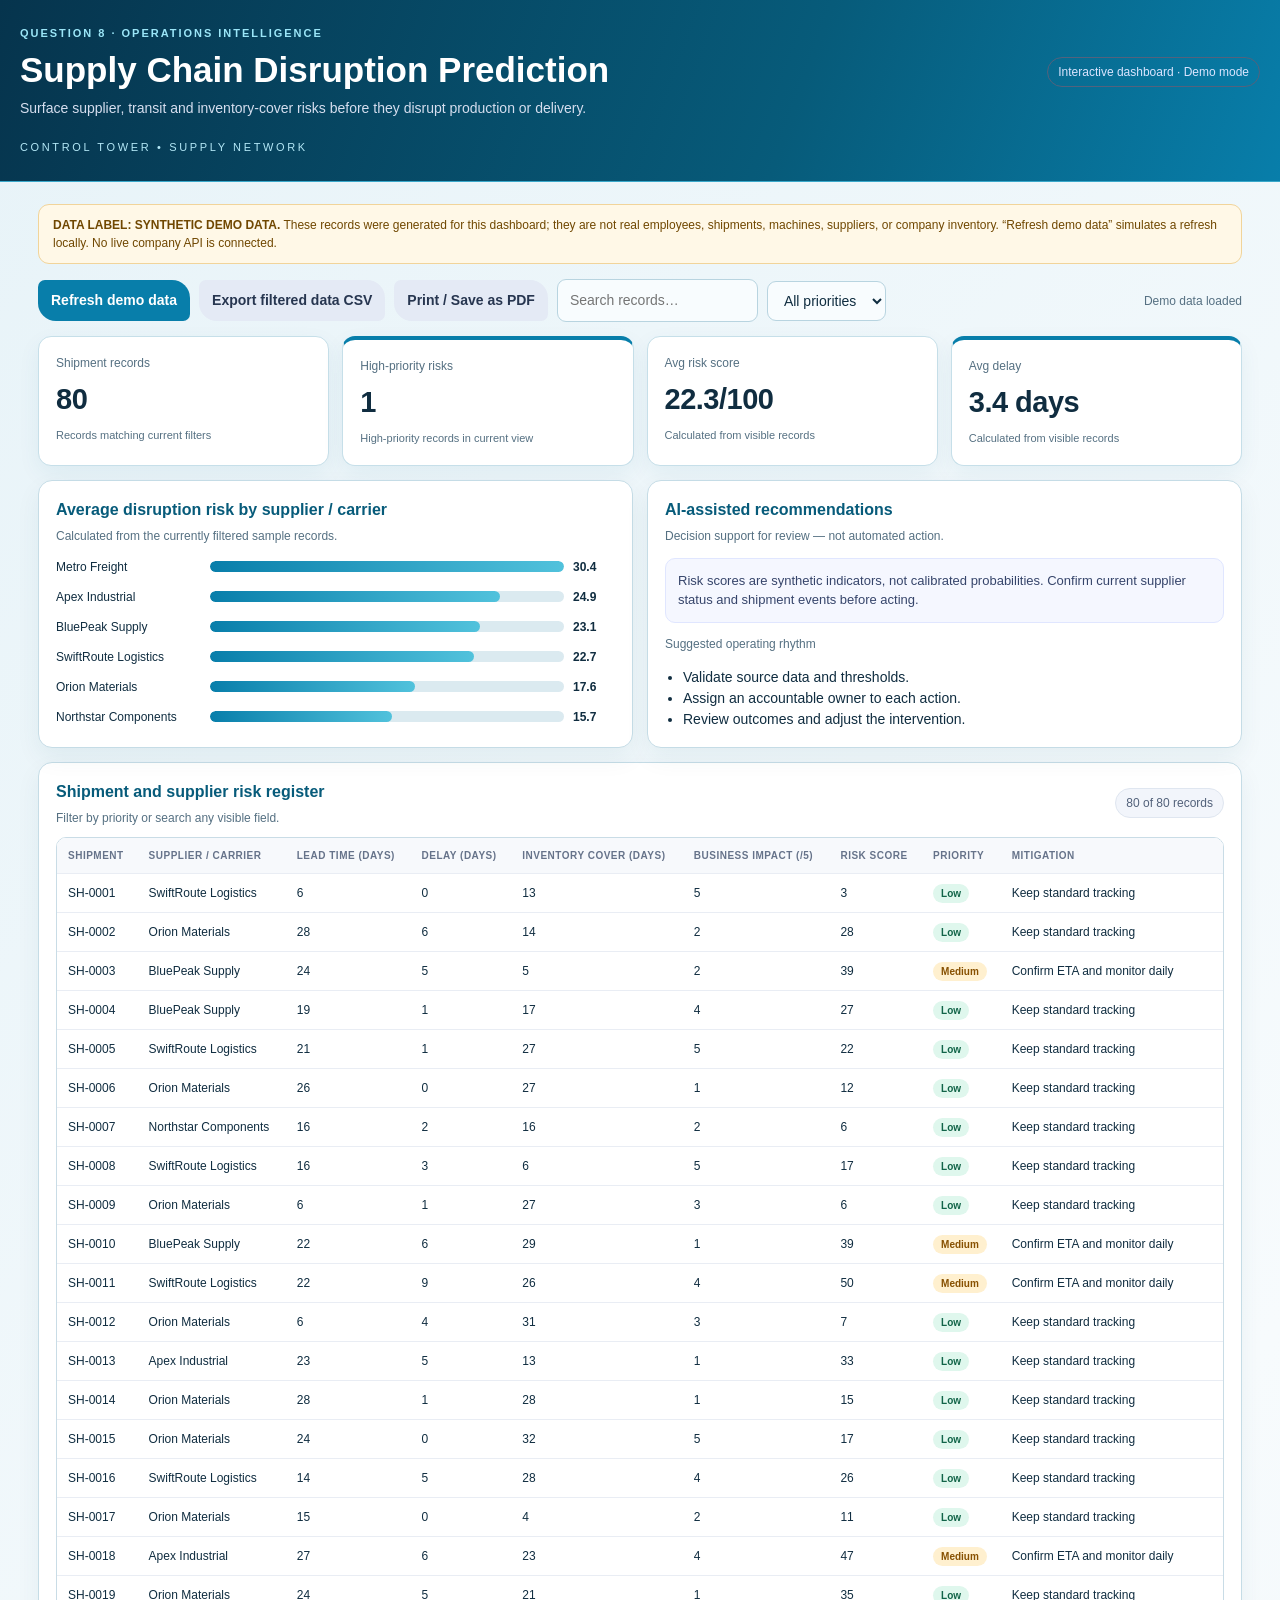
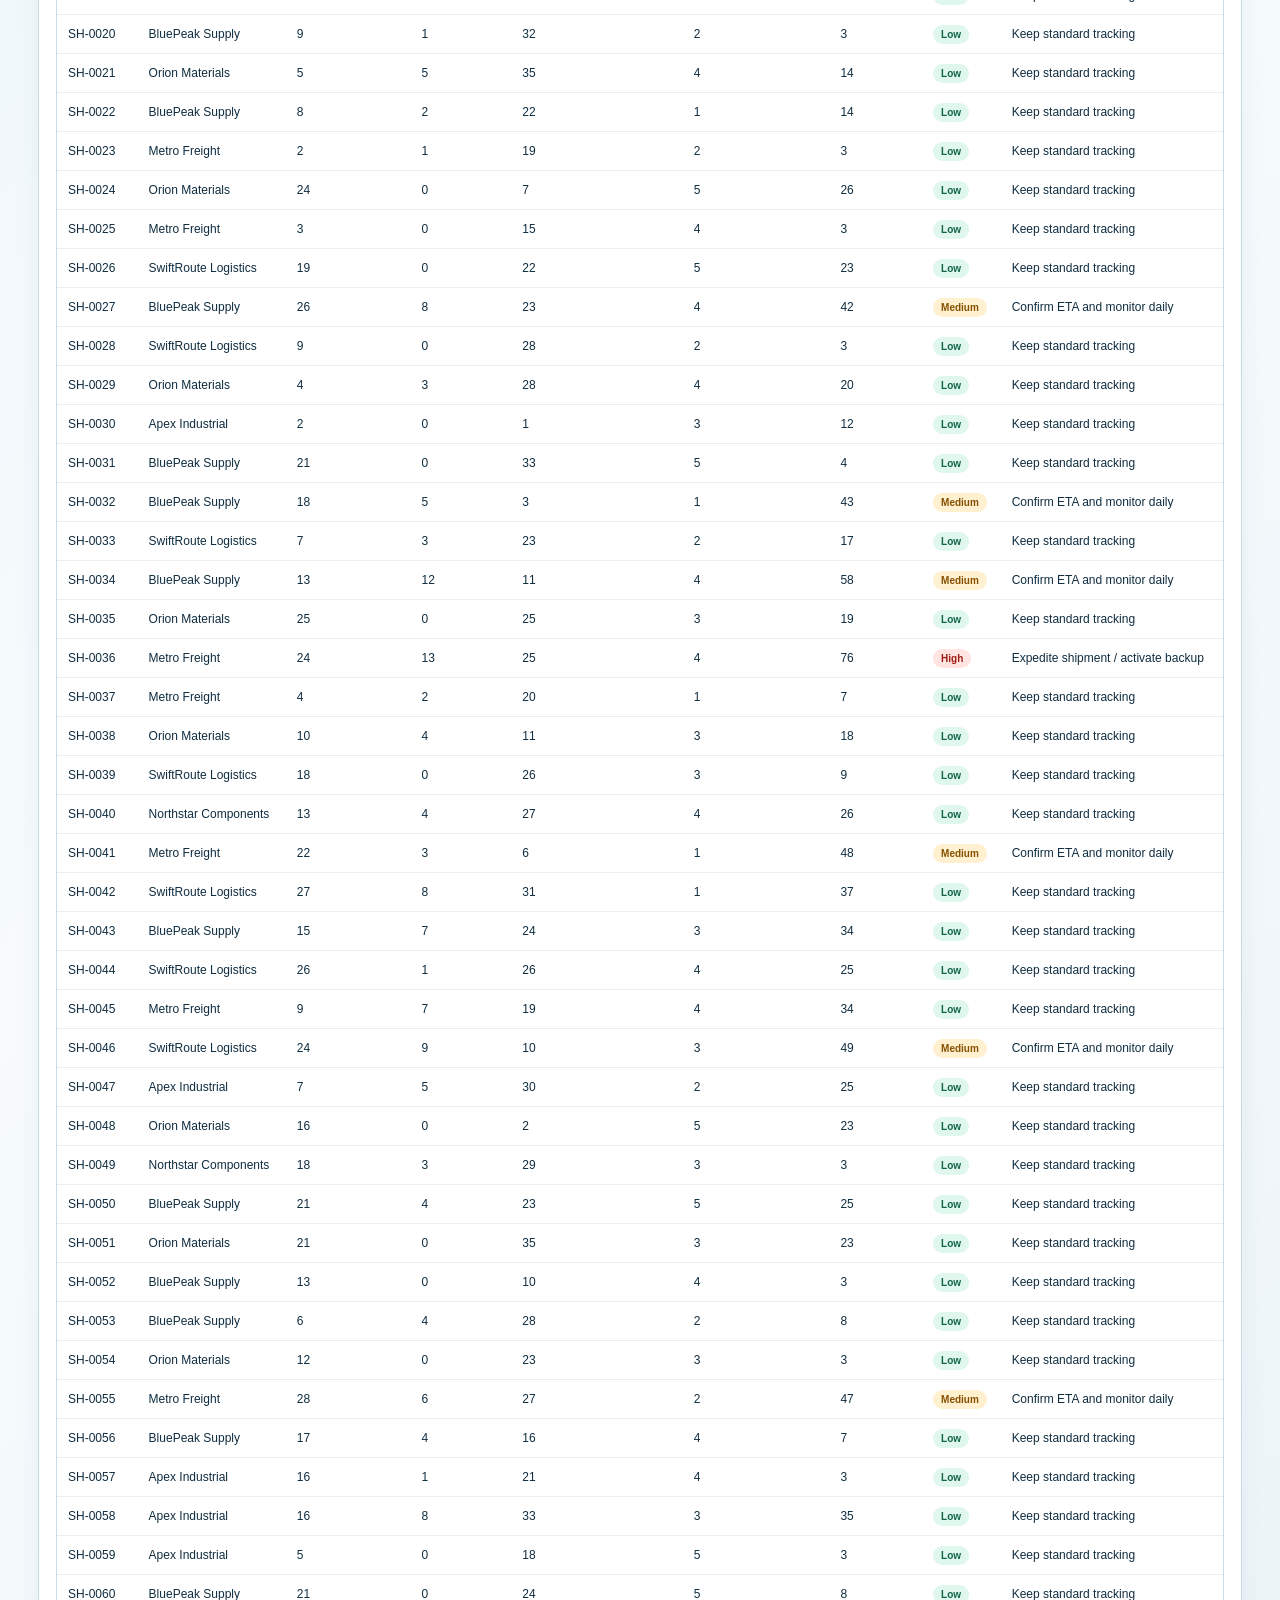
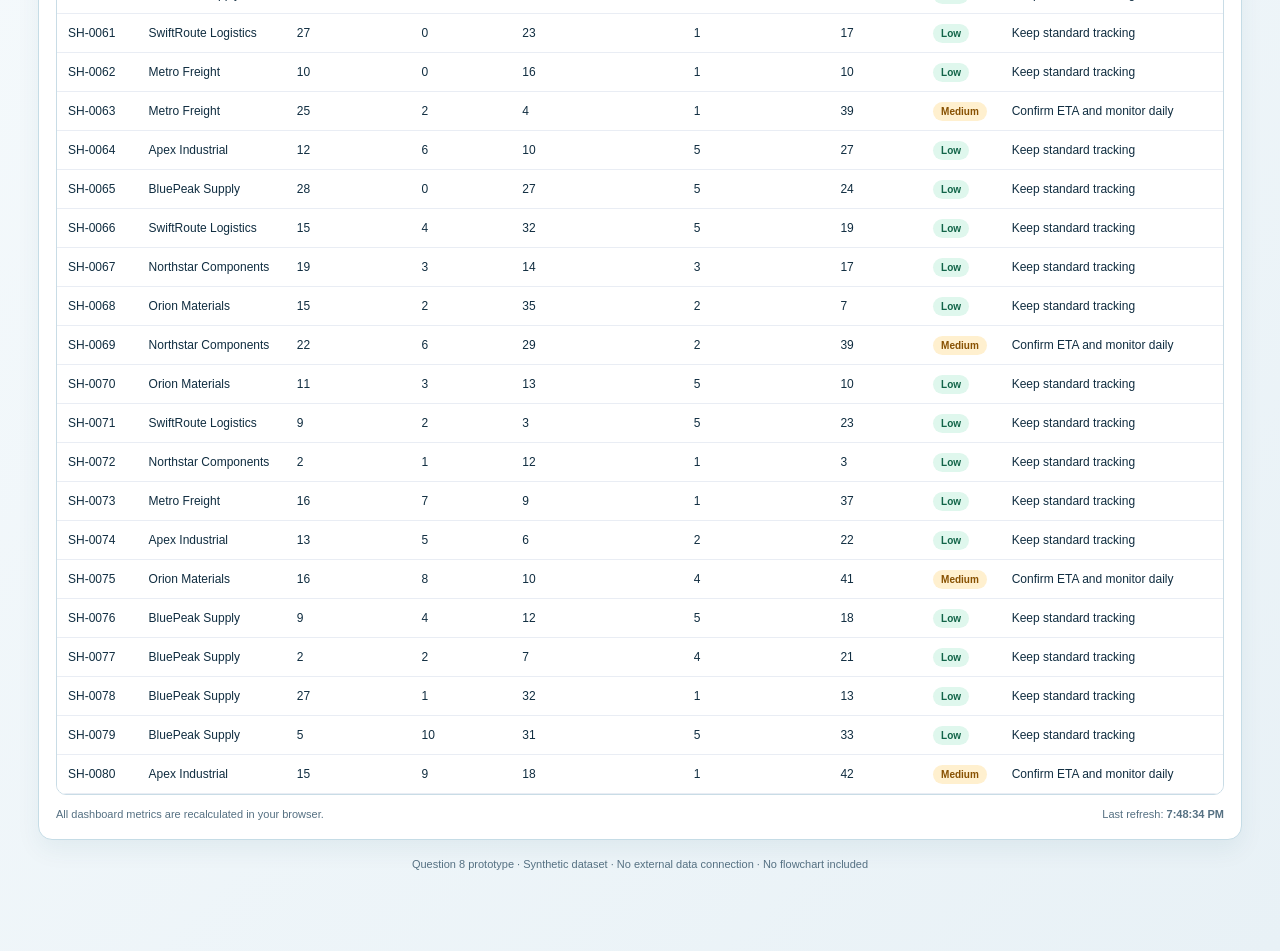
<file: Q08_supply_chain_disruption_prediction.html>
<!doctype html>
<html lang="en"><head><meta charset="utf-8"><meta name="viewport" content="width=device-width,initial-scale=1">
<title>Q8 — Supply Chain Disruption Prediction</title>
<style>
:root{--bg:#f3f6fb;--panel:#fff;--ink:#172033;--muted:#68758b;--line:#dfe6f0;--accent:#3459d1;--accent2:#dfe7ff;--good:#13795b;--warn:#a65b00;--bad:#b42318}
*{box-sizing:border-box}body{margin:0;background:var(--bg);font:14px/1.5 Inter,Segoe UI,Arial,sans-serif;color:var(--ink)}header{background:#111d35;color:#fff;padding:25px max(18px,calc((100% - 1240px)/2)) 26px}.topline{display:flex;justify-content:space-between;gap:14px;align-items:center;flex-wrap:wrap}.eyebrow{font-size:11px;letter-spacing:1.4px;text-transform:uppercase;color:#aebfff;font-weight:800}h1{font-size:clamp(25px,4vw,35px);line-height:1.15;margin:8px 0}header p{max-width:850px;color:#d6deef;margin:0}.pill{display:inline-flex;border:1px solid #53627d;border-radius:20px;padding:5px 10px;color:#dbe5ff;font-size:12px}main{max-width:1240px;margin:22px auto;padding:0 18px 40px}.toolbar{display:flex;gap:9px;flex-wrap:wrap;align-items:center;margin-bottom:14px}button,select,input{font:inherit}button{border:0;border-radius:9px;background:var(--accent);color:#fff;padding:10px 13px;font-weight:700;cursor:pointer}button.secondary{background:#e4eaf5;color:#273650}button:hover{filter:brightness(.97)}input,select{border:1px solid var(--line);border-radius:9px;background:#fff;padding:10px 12px;color:var(--ink)}.status{margin-left:auto;color:var(--muted);font-size:12px}.notice{border:1px solid #f1d49a;background:#fff8e7;border-radius:11px;padding:11px 14px;margin:0 0 15px;color:#704700;font-size:12px}.metrics{display:grid;grid-template-columns:repeat(4,minmax(0,1fr));gap:13px}.metric,.panel{background:var(--panel);border:1px solid var(--line);border-radius:14px;padding:17px;box-shadow:0 4px 14px #20325208}.metric .label{font-size:12px;color:var(--muted)}.metric strong{display:block;font-size:29px;margin:6px 0 2px;letter-spacing:-.5px}.metric small{color:var(--muted);font-size:11px}.grid{display:grid;grid-template-columns:1fr 1fr;gap:14px;margin-top:14px}h2{font-size:16px;margin:0 0 5px}.sub{color:var(--muted);font-size:12px;margin:0 0 13px}.chart-list{display:grid;gap:12px}.chart-row{display:grid;grid-template-columns:minmax(90px,145px) 1fr 42px;gap:9px;align-items:center;font-size:12px}.track{height:11px;background:#edf1f7;border-radius:20px;overflow:hidden}.bar{height:100%;background:linear-gradient(90deg,#3459d1,#7a9cff);border-radius:20px;transition:width .35s}.insight{background:#f5f7ff;border:1px solid #e0e6ff;border-radius:10px;padding:12px;color:#36456b;font-size:13px}.tablepanel{margin-top:14px}.tablehead{display:flex;align-items:center;justify-content:space-between;gap:10px;flex-wrap:wrap;margin-bottom:10px}.tablewrap{overflow:auto;border:1px solid var(--line);border-radius:10px}table{border-collapse:collapse;width:100%;min-width:880px;background:#fff}th,td{padding:10px 11px;border-bottom:1px solid #e9edf4;text-align:left;white-space:nowrap;font-size:12px}th{position:sticky;top:0;background:#f7f9fc;color:#66738a;text-transform:uppercase;font-size:10px;letter-spacing:.5px}tbody tr:hover{background:#f7f9ff}.risk{font-weight:800;border-radius:30px;padding:4px 8px;font-size:10px}.risk.High{background:#ffe4e1;color:#9f1c12}.risk.Medium{background:#fff0cf;color:#875000}.risk.Low{background:#dff7ed;color:#116448}.bottomline{display:flex;justify-content:space-between;gap:10px;align-items:center;flex-wrap:wrap;color:var(--muted);font-size:11px;margin-top:11px}.empty{padding:22px;text-align:center;color:var(--muted)}footer{text-align:center;color:var(--muted);font-size:11px;padding:16px}@media(max-width:820px){.metrics{grid-template-columns:repeat(2,minmax(0,1fr))}.grid{grid-template-columns:1fr}}@media(max-width:450px){.metrics{grid-template-columns:1fr}.status{margin-left:0;width:100%}}@media print{body{background:white}.toolbar{display:none}main{max-width:none}.metric,.panel{box-shadow:none;break-inside:avoid}}

/* DISTINCT DESIGN: Supply-chain control tower / maritime blue */
:root{--bg:#edf4f8;--panel:#ffffff;--ink:#102d40;--muted:#557082;--line:#c9dce6;--accent:#087eaa;--accent2:#d8f2fb;--good:#167b63;--warn:#b26a0a;--bad:#bd3c4a}
body{background:linear-gradient(135deg,#e7f3f8,#f7fbfd 48%,#e8f1f6);color:var(--ink)}
header{background:linear-gradient(110deg,#06344d,#075b7a 62%,#087eaa);border-bottom:1px solid #39a8ca;position:relative}
header:after{content:"CONTROL TOWER  •  SUPPLY NETWORK";display:block;margin-top:20px;font-size:11px;letter-spacing:.24em;color:#b4e8f7}
.eyebrow{color:#9be6f8;letter-spacing:.18em;text-transform:uppercase}
.metric{border-radius:13px;background:#fff;border:1px solid #c6dfe9;box-shadow:0 8px 22px #0c597b10}
.metric:nth-child(2n){border-top:4px solid #087eaa}
.panel{border-radius:14px;border-color:#c5dce6;box-shadow:0 10px 24px #164f6710}
.panel h2,.panel h3{color:#075b7a}
button{border-radius:7px 18px 7px 18px}
input,select{background:#f8fcfe!important;color:#102d40!important;border-color:#b8d4e0!important}
.bar{background:linear-gradient(90deg,#087eaa,#51c2dc)!important}
.track{background:#dbeaf0!important}

</style></head><body>
<header><div class="topline"><div><div class="eyebrow">Question 8 · Operations intelligence</div><h1>Supply Chain Disruption Prediction</h1><p>Surface supplier, transit and inventory-cover risks before they disrupt production or delivery.</p></div><span class="pill">Interactive dashboard · Demo mode</span></div></header>
<main>
<div class="notice"><b>DATA LABEL: SYNTHETIC DEMO DATA.</b> These records were generated for this dashboard; they are not real employees, shipments, machines, suppliers, or company inventory. “Refresh demo data” simulates a refresh locally. No live company API is connected.</div>
<div class="toolbar">
<button onclick="refreshData()">Refresh demo data</button>
<button class="secondary" onclick="exportCSV()">Export filtered data CSV</button>
<button class="secondary" onclick="window.print()">Print / Save as PDF</button>
<input id="search" placeholder="Search records…" oninput="render()" aria-label="Search records">
<select id="riskFilter" onchange="render()" aria-label="Filter by priority"><option value="All">All priorities</option><option>High</option><option>Medium</option><option>Low</option></select>
<span class="status" id="refreshStatus">Demo data loaded</span>
</div>
<section class="metrics" id="metrics"></section>
<div class="grid">
<section class="panel"><h2>Average disruption risk by supplier / carrier</h2><p class="sub">Calculated from the currently filtered sample records.</p><div class="chart-list" id="chart"></div></section>
<section class="panel"><h2>AI-assisted recommendations</h2><p class="sub">Decision support for review — not automated action.</p><div class="insight" id="insight"></div><p class="sub" style="margin-top:12px">Suggested operating rhythm</p><ul style="padding-left:18px;margin-bottom:0"><li>Validate source data and thresholds.</li><li>Assign an accountable owner to each action.</li><li>Review outcomes and adjust the intervention.</li></ul></section>
</div>
<section class="panel tablepanel"><div class="tablehead"><div><h2>Shipment and supplier risk register</h2><p class="sub" style="margin-bottom:0">Filter by priority or search any visible field.</p></div><span id="rowCount" class="pill" style="background:#f2f5fb;color:#52617a;border-color:#dfe6f0">0 records</span></div><div class="tablewrap"><table><thead id="thead"></thead><tbody id="tbody"></tbody></table></div><div class="bottomline"><span>All dashboard metrics are recalculated in your browser.</span><span>Last refresh: <b id="lastRefresh">—</b></span></div></section>
<footer>Question 8 prototype · Synthetic dataset · No external data connection · No flowchart included</footer>
</main>
<script>
const CONFIG={"title": "Supply Chain Disruption Prediction", "category": "Operations", "subtitle": "Surface supplier, transit and inventory-cover risks before they disrupt production or delivery.", "chart": "Supplier / carrier", "chartTitle": "Average disruption risk by supplier / carrier", "metricLabels": ["Shipment records", "High-priority risks", "Avg risk score", "Avg delay"], "metricKeys": ["count", "high", "risk", "delay"], "unit": ["", "", "/100", " days"], "tableTitle": "Shipment and supplier risk register", "insight": "Risk scores are synthetic indicators, not calibrated probabilities. Confirm current supplier status and shipment events before acting."};
let data=[{"Shipment": "SH-0001", "Supplier / carrier": "SwiftRoute Logistics", "Lead time (days)": 6, "Delay (days)": 0, "Inventory cover (days)": 13, "Business impact (/5)": 5, "Risk score": 3, "Priority": "Low", "Mitigation": "Keep standard tracking"}, {"Shipment": "SH-0002", "Supplier / carrier": "Orion Materials", "Lead time (days)": 28, "Delay (days)": 6, "Inventory cover (days)": 14, "Business impact (/5)": 2, "Risk score": 28, "Priority": "Low", "Mitigation": "Keep standard tracking"}, {"Shipment": "SH-0003", "Supplier / carrier": "BluePeak Supply", "Lead time (days)": 24, "Delay (days)": 5, "Inventory cover (days)": 5, "Business impact (/5)": 2, "Risk score": 39, "Priority": "Medium", "Mitigation": "Confirm ETA and monitor daily"}, {"Shipment": "SH-0004", "Supplier / carrier": "BluePeak Supply", "Lead time (days)": 19, "Delay (days)": 1, "Inventory cover (days)": 17, "Business impact (/5)": 4, "Risk score": 27, "Priority": "Low", "Mitigation": "Keep standard tracking"}, {"Shipment": "SH-0005", "Supplier / carrier": "SwiftRoute Logistics", "Lead time (days)": 21, "Delay (days)": 1, "Inventory cover (days)": 27, "Business impact (/5)": 5, "Risk score": 22, "Priority": "Low", "Mitigation": "Keep standard tracking"}, {"Shipment": "SH-0006", "Supplier / carrier": "Orion Materials", "Lead time (days)": 26, "Delay (days)": 0, "Inventory cover (days)": 27, "Business impact (/5)": 1, "Risk score": 12, "Priority": "Low", "Mitigation": "Keep standard tracking"}, {"Shipment": "SH-0007", "Supplier / carrier": "Northstar Components", "Lead time (days)": 16, "Delay (days)": 2, "Inventory cover (days)": 16, "Business impact (/5)": 2, "Risk score": 6, "Priority": "Low", "Mitigation": "Keep standard tracking"}, {"Shipment": "SH-0008", "Supplier / carrier": "SwiftRoute Logistics", "Lead time (days)": 16, "Delay (days)": 3, "Inventory cover (days)": 6, "Business impact (/5)": 5, "Risk score": 17, "Priority": "Low", "Mitigation": "Keep standard tracking"}, {"Shipment": "SH-0009", "Supplier / carrier": "Orion Materials", "Lead time (days)": 6, "Delay (days)": 1, "Inventory cover (days)": 27, "Business impact (/5)": 3, "Risk score": 6, "Priority": "Low", "Mitigation": "Keep standard tracking"}, {"Shipment": "SH-0010", "Supplier / carrier": "BluePeak Supply", "Lead time (days)": 22, "Delay (days)": 6, "Inventory cover (days)": 29, "Business impact (/5)": 1, "Risk score": 39, "Priority": "Medium", "Mitigation": "Confirm ETA and monitor daily"}, {"Shipment": "SH-0011", "Supplier / carrier": "SwiftRoute Logistics", "Lead time (days)": 22, "Delay (days)": 9, "Inventory cover (days)": 26, "Business impact (/5)": 4, "Risk score": 50, "Priority": "Medium", "Mitigation": "Confirm ETA and monitor daily"}, {"Shipment": "SH-0012", "Supplier / carrier": "Orion Materials", "Lead time (days)": 6, "Delay (days)": 4, "Inventory cover (days)": 31, "Business impact (/5)": 3, "Risk score": 7, "Priority": "Low", "Mitigation": "Keep standard tracking"}, {"Shipment": "SH-0013", "Supplier / carrier": "Apex Industrial", "Lead time (days)": 23, "Delay (days)": 5, "Inventory cover (days)": 13, "Business impact (/5)": 1, "Risk score": 33, "Priority": "Low", "Mitigation": "Keep standard tracking"}, {"Shipment": "SH-0014", "Supplier / carrier": "Orion Materials", "Lead time (days)": 28, "Delay (days)": 1, "Inventory cover (days)": 28, "Business impact (/5)": 1, "Risk score": 15, "Priority": "Low", "Mitigation": "Keep standard tracking"}, {"Shipment": "SH-0015", "Supplier / carrier": "Orion Materials", "Lead time (days)": 24, "Delay (days)": 0, "Inventory cover (days)": 32, "Business impact (/5)": 5, "Risk score": 17, "Priority": "Low", "Mitigation": "Keep standard tracking"}, {"Shipment": "SH-0016", "Supplier / carrier": "SwiftRoute Logistics", "Lead time (days)": 14, "Delay (days)": 5, "Inventory cover (days)": 28, "Business impact (/5)": 4, "Risk score": 26, "Priority": "Low", "Mitigation": "Keep standard tracking"}, {"Shipment": "SH-0017", "Supplier / carrier": "Orion Materials", "Lead time (days)": 15, "Delay (days)": 0, "Inventory cover (days)": 4, "Business impact (/5)": 2, "Risk score": 11, "Priority": "Low", "Mitigation": "Keep standard tracking"}, {"Shipment": "SH-0018", "Supplier / carrier": "Apex Industrial", "Lead time (days)": 27, "Delay (days)": 6, "Inventory cover (days)": 23, "Business impact (/5)": 4, "Risk score": 47, "Priority": "Medium", "Mitigation": "Confirm ETA and monitor daily"}, {"Shipment": "SH-0019", "Supplier / carrier": "Orion Materials", "Lead time (days)": 24, "Delay (days)": 5, "Inventory cover (days)": 21, "Business impact (/5)": 1, "Risk score": 35, "Priority": "Low", "Mitigation": "Keep standard tracking"}, {"Shipment": "SH-0020", "Supplier / carrier": "BluePeak Supply", "Lead time (days)": 9, "Delay (days)": 1, "Inventory cover (days)": 32, "Business impact (/5)": 2, "Risk score": 3, "Priority": "Low", "Mitigation": "Keep standard tracking"}, {"Shipment": "SH-0021", "Supplier / carrier": "Orion Materials", "Lead time (days)": 5, "Delay (days)": 5, "Inventory cover (days)": 35, "Business impact (/5)": 4, "Risk score": 14, "Priority": "Low", "Mitigation": "Keep standard tracking"}, {"Shipment": "SH-0022", "Supplier / carrier": "BluePeak Supply", "Lead time (days)": 8, "Delay (days)": 2, "Inventory cover (days)": 22, "Business impact (/5)": 1, "Risk score": 14, "Priority": "Low", "Mitigation": "Keep standard tracking"}, {"Shipment": "SH-0023", "Supplier / carrier": "Metro Freight", "Lead time (days)": 2, "Delay (days)": 1, "Inventory cover (days)": 19, "Business impact (/5)": 2, "Risk score": 3, "Priority": "Low", "Mitigation": "Keep standard tracking"}, {"Shipment": "SH-0024", "Supplier / carrier": "Orion Materials", "Lead time (days)": 24, "Delay (days)": 0, "Inventory cover (days)": 7, "Business impact (/5)": 5, "Risk score": 26, "Priority": "Low", "Mitigation": "Keep standard tracking"}, {"Shipment": "SH-0025", "Supplier / carrier": "Metro Freight", "Lead time (days)": 3, "Delay (days)": 0, "Inventory cover (days)": 15, "Business impact (/5)": 4, "Risk score": 3, "Priority": "Low", "Mitigation": "Keep standard tracking"}, {"Shipment": "SH-0026", "Supplier / carrier": "SwiftRoute Logistics", "Lead time (days)": 19, "Delay (days)": 0, "Inventory cover (days)": 22, "Business impact (/5)": 5, "Risk score": 23, "Priority": "Low", "Mitigation": "Keep standard tracking"}, {"Shipment": "SH-0027", "Supplier / carrier": "BluePeak Supply", "Lead time (days)": 26, "Delay (days)": 8, "Inventory cover (days)": 23, "Business impact (/5)": 4, "Risk score": 42, "Priority": "Medium", "Mitigation": "Confirm ETA and monitor daily"}, {"Shipment": "SH-0028", "Supplier / carrier": "SwiftRoute Logistics", "Lead time (days)": 9, "Delay (days)": 0, "Inventory cover (days)": 28, "Business impact (/5)": 2, "Risk score": 3, "Priority": "Low", "Mitigation": "Keep standard tracking"}, {"Shipment": "SH-0029", "Supplier / carrier": "Orion Materials", "Lead time (days)": 4, "Delay (days)": 3, "Inventory cover (days)": 28, "Business impact (/5)": 4, "Risk score": 20, "Priority": "Low", "Mitigation": "Keep standard tracking"}, {"Shipment": "SH-0030", "Supplier / carrier": "Apex Industrial", "Lead time (days)": 2, "Delay (days)": 0, "Inventory cover (days)": 1, "Business impact (/5)": 3, "Risk score": 12, "Priority": "Low", "Mitigation": "Keep standard tracking"}, {"Shipment": "SH-0031", "Supplier / carrier": "BluePeak Supply", "Lead time (days)": 21, "Delay (days)": 0, "Inventory cover (days)": 33, "Business impact (/5)": 5, "Risk score": 4, "Priority": "Low", "Mitigation": "Keep standard tracking"}, {"Shipment": "SH-0032", "Supplier / carrier": "BluePeak Supply", "Lead time (days)": 18, "Delay (days)": 5, "Inventory cover (days)": 3, "Business impact (/5)": 1, "Risk score": 43, "Priority": "Medium", "Mitigation": "Confirm ETA and monitor daily"}, {"Shipment": "SH-0033", "Supplier / carrier": "SwiftRoute Logistics", "Lead time (days)": 7, "Delay (days)": 3, "Inventory cover (days)": 23, "Business impact (/5)": 2, "Risk score": 17, "Priority": "Low", "Mitigation": "Keep standard tracking"}, {"Shipment": "SH-0034", "Supplier / carrier": "BluePeak Supply", "Lead time (days)": 13, "Delay (days)": 12, "Inventory cover (days)": 11, "Business impact (/5)": 4, "Risk score": 58, "Priority": "Medium", "Mitigation": "Confirm ETA and monitor daily"}, {"Shipment": "SH-0035", "Supplier / carrier": "Orion Materials", "Lead time (days)": 25, "Delay (days)": 0, "Inventory cover (days)": 25, "Business impact (/5)": 3, "Risk score": 19, "Priority": "Low", "Mitigation": "Keep standard tracking"}, {"Shipment": "SH-0036", "Supplier / carrier": "Metro Freight", "Lead time (days)": 24, "Delay (days)": 13, "Inventory cover (days)": 25, "Business impact (/5)": 4, "Risk score": 76, "Priority": "High", "Mitigation": "Expedite shipment / activate backup"}, {"Shipment": "SH-0037", "Supplier / carrier": "Metro Freight", "Lead time (days)": 4, "Delay (days)": 2, "Inventory cover (days)": 20, "Business impact (/5)": 1, "Risk score": 7, "Priority": "Low", "Mitigation": "Keep standard tracking"}, {"Shipment": "SH-0038", "Supplier / carrier": "Orion Materials", "Lead time (days)": 10, "Delay (days)": 4, "Inventory cover (days)": 11, "Business impact (/5)": 3, "Risk score": 18, "Priority": "Low", "Mitigation": "Keep standard tracking"}, {"Shipment": "SH-0039", "Supplier / carrier": "SwiftRoute Logistics", "Lead time (days)": 18, "Delay (days)": 0, "Inventory cover (days)": 26, "Business impact (/5)": 3, "Risk score": 9, "Priority": "Low", "Mitigation": "Keep standard tracking"}, {"Shipment": "SH-0040", "Supplier / carrier": "Northstar Components", "Lead time (days)": 13, "Delay (days)": 4, "Inventory cover (days)": 27, "Business impact (/5)": 4, "Risk score": 26, "Priority": "Low", "Mitigation": "Keep standard tracking"}, {"Shipment": "SH-0041", "Supplier / carrier": "Metro Freight", "Lead time (days)": 22, "Delay (days)": 3, "Inventory cover (days)": 6, "Business impact (/5)": 1, "Risk score": 48, "Priority": "Medium", "Mitigation": "Confirm ETA and monitor daily"}, {"Shipment": "SH-0042", "Supplier / carrier": "SwiftRoute Logistics", "Lead time (days)": 27, "Delay (days)": 8, "Inventory cover (days)": 31, "Business impact (/5)": 1, "Risk score": 37, "Priority": "Low", "Mitigation": "Keep standard tracking"}, {"Shipment": "SH-0043", "Supplier / carrier": "BluePeak Supply", "Lead time (days)": 15, "Delay (days)": 7, "Inventory cover (days)": 24, "Business impact (/5)": 3, "Risk score": 34, "Priority": "Low", "Mitigation": "Keep standard tracking"}, {"Shipment": "SH-0044", "Supplier / carrier": "SwiftRoute Logistics", "Lead time (days)": 26, "Delay (days)": 1, "Inventory cover (days)": 26, "Business impact (/5)": 4, "Risk score": 25, "Priority": "Low", "Mitigation": "Keep standard tracking"}, {"Shipment": "SH-0045", "Supplier / carrier": "Metro Freight", "Lead time (days)": 9, "Delay (days)": 7, "Inventory cover (days)": 19, "Business impact (/5)": 4, "Risk score": 34, "Priority": "Low", "Mitigation": "Keep standard tracking"}, {"Shipment": "SH-0046", "Supplier / carrier": "SwiftRoute Logistics", "Lead time (days)": 24, "Delay (days)": 9, "Inventory cover (days)": 10, "Business impact (/5)": 3, "Risk score": 49, "Priority": "Medium", "Mitigation": "Confirm ETA and monitor daily"}, {"Shipment": "SH-0047", "Supplier / carrier": "Apex Industrial", "Lead time (days)": 7, "Delay (days)": 5, "Inventory cover (days)": 30, "Business impact (/5)": 2, "Risk score": 25, "Priority": "Low", "Mitigation": "Keep standard tracking"}, {"Shipment": "SH-0048", "Supplier / carrier": "Orion Materials", "Lead time (days)": 16, "Delay (days)": 0, "Inventory cover (days)": 2, "Business impact (/5)": 5, "Risk score": 23, "Priority": "Low", "Mitigation": "Keep standard tracking"}, {"Shipment": "SH-0049", "Supplier / carrier": "Northstar Components", "Lead time (days)": 18, "Delay (days)": 3, "Inventory cover (days)": 29, "Business impact (/5)": 3, "Risk score": 3, "Priority": "Low", "Mitigation": "Keep standard tracking"}, {"Shipment": "SH-0050", "Supplier / carrier": "BluePeak Supply", "Lead time (days)": 21, "Delay (days)": 4, "Inventory cover (days)": 23, "Business impact (/5)": 5, "Risk score": 25, "Priority": "Low", "Mitigation": "Keep standard tracking"}, {"Shipment": "SH-0051", "Supplier / carrier": "Orion Materials", "Lead time (days)": 21, "Delay (days)": 0, "Inventory cover (days)": 35, "Business impact (/5)": 3, "Risk score": 23, "Priority": "Low", "Mitigation": "Keep standard tracking"}, {"Shipment": "SH-0052", "Supplier / carrier": "BluePeak Supply", "Lead time (days)": 13, "Delay (days)": 0, "Inventory cover (days)": 10, "Business impact (/5)": 4, "Risk score": 3, "Priority": "Low", "Mitigation": "Keep standard tracking"}, {"Shipment": "SH-0053", "Supplier / carrier": "BluePeak Supply", "Lead time (days)": 6, "Delay (days)": 4, "Inventory cover (days)": 28, "Business impact (/5)": 2, "Risk score": 8, "Priority": "Low", "Mitigation": "Keep standard tracking"}, {"Shipment": "SH-0054", "Supplier / carrier": "Orion Materials", "Lead time (days)": 12, "Delay (days)": 0, "Inventory cover (days)": 23, "Business impact (/5)": 3, "Risk score": 3, "Priority": "Low", "Mitigation": "Keep standard tracking"}, {"Shipment": "SH-0055", "Supplier / carrier": "Metro Freight", "Lead time (days)": 28, "Delay (days)": 6, "Inventory cover (days)": 27, "Business impact (/5)": 2, "Risk score": 47, "Priority": "Medium", "Mitigation": "Confirm ETA and monitor daily"}, {"Shipment": "SH-0056", "Supplier / carrier": "BluePeak Supply", "Lead time (days)": 17, "Delay (days)": 4, "Inventory cover (days)": 16, "Business impact (/5)": 4, "Risk score": 7, "Priority": "Low", "Mitigation": "Keep standard tracking"}, {"Shipment": "SH-0057", "Supplier / carrier": "Apex Industrial", "Lead time (days)": 16, "Delay (days)": 1, "Inventory cover (days)": 21, "Business impact (/5)": 4, "Risk score": 3, "Priority": "Low", "Mitigation": "Keep standard tracking"}, {"Shipment": "SH-0058", "Supplier / carrier": "Apex Industrial", "Lead time (days)": 16, "Delay (days)": 8, "Inventory cover (days)": 33, "Business impact (/5)": 3, "Risk score": 35, "Priority": "Low", "Mitigation": "Keep standard tracking"}, {"Shipment": "SH-0059", "Supplier / carrier": "Apex Industrial", "Lead time (days)": 5, "Delay (days)": 0, "Inventory cover (days)": 18, "Business impact (/5)": 5, "Risk score": 3, "Priority": "Low", "Mitigation": "Keep standard tracking"}, {"Shipment": "SH-0060", "Supplier / carrier": "BluePeak Supply", "Lead time (days)": 21, "Delay (days)": 0, "Inventory cover (days)": 24, "Business impact (/5)": 5, "Risk score": 8, "Priority": "Low", "Mitigation": "Keep standard tracking"}, {"Shipment": "SH-0061", "Supplier / carrier": "SwiftRoute Logistics", "Lead time (days)": 27, "Delay (days)": 0, "Inventory cover (days)": 23, "Business impact (/5)": 1, "Risk score": 17, "Priority": "Low", "Mitigation": "Keep standard tracking"}, {"Shipment": "SH-0062", "Supplier / carrier": "Metro Freight", "Lead time (days)": 10, "Delay (days)": 0, "Inventory cover (days)": 16, "Business impact (/5)": 1, "Risk score": 10, "Priority": "Low", "Mitigation": "Keep standard tracking"}, {"Shipment": "SH-0063", "Supplier / carrier": "Metro Freight", "Lead time (days)": 25, "Delay (days)": 2, "Inventory cover (days)": 4, "Business impact (/5)": 1, "Risk score": 39, "Priority": "Medium", "Mitigation": "Confirm ETA and monitor daily"}, {"Shipment": "SH-0064", "Supplier / carrier": "Apex Industrial", "Lead time (days)": 12, "Delay (days)": 6, "Inventory cover (days)": 10, "Business impact (/5)": 5, "Risk score": 27, "Priority": "Low", "Mitigation": "Keep standard tracking"}, {"Shipment": "SH-0065", "Supplier / carrier": "BluePeak Supply", "Lead time (days)": 28, "Delay (days)": 0, "Inventory cover (days)": 27, "Business impact (/5)": 5, "Risk score": 24, "Priority": "Low", "Mitigation": "Keep standard tracking"}, {"Shipment": "SH-0066", "Supplier / carrier": "SwiftRoute Logistics", "Lead time (days)": 15, "Delay (days)": 4, "Inventory cover (days)": 32, "Business impact (/5)": 5, "Risk score": 19, "Priority": "Low", "Mitigation": "Keep standard tracking"}, {"Shipment": "SH-0067", "Supplier / carrier": "Northstar Components", "Lead time (days)": 19, "Delay (days)": 3, "Inventory cover (days)": 14, "Business impact (/5)": 3, "Risk score": 17, "Priority": "Low", "Mitigation": "Keep standard tracking"}, {"Shipment": "SH-0068", "Supplier / carrier": "Orion Materials", "Lead time (days)": 15, "Delay (days)": 2, "Inventory cover (days)": 35, "Business impact (/5)": 2, "Risk score": 7, "Priority": "Low", "Mitigation": "Keep standard tracking"}, {"Shipment": "SH-0069", "Supplier / carrier": "Northstar Components", "Lead time (days)": 22, "Delay (days)": 6, "Inventory cover (days)": 29, "Business impact (/5)": 2, "Risk score": 39, "Priority": "Medium", "Mitigation": "Confirm ETA and monitor daily"}, {"Shipment": "SH-0070", "Supplier / carrier": "Orion Materials", "Lead time (days)": 11, "Delay (days)": 3, "Inventory cover (days)": 13, "Business impact (/5)": 5, "Risk score": 10, "Priority": "Low", "Mitigation": "Keep standard tracking"}, {"Shipment": "SH-0071", "Supplier / carrier": "SwiftRoute Logistics", "Lead time (days)": 9, "Delay (days)": 2, "Inventory cover (days)": 3, "Business impact (/5)": 5, "Risk score": 23, "Priority": "Low", "Mitigation": "Keep standard tracking"}, {"Shipment": "SH-0072", "Supplier / carrier": "Northstar Components", "Lead time (days)": 2, "Delay (days)": 1, "Inventory cover (days)": 12, "Business impact (/5)": 1, "Risk score": 3, "Priority": "Low", "Mitigation": "Keep standard tracking"}, {"Shipment": "SH-0073", "Supplier / carrier": "Metro Freight", "Lead time (days)": 16, "Delay (days)": 7, "Inventory cover (days)": 9, "Business impact (/5)": 1, "Risk score": 37, "Priority": "Low", "Mitigation": "Keep standard tracking"}, {"Shipment": "SH-0074", "Supplier / carrier": "Apex Industrial", "Lead time (days)": 13, "Delay (days)": 5, "Inventory cover (days)": 6, "Business impact (/5)": 2, "Risk score": 22, "Priority": "Low", "Mitigation": "Keep standard tracking"}, {"Shipment": "SH-0075", "Supplier / carrier": "Orion Materials", "Lead time (days)": 16, "Delay (days)": 8, "Inventory cover (days)": 10, "Business impact (/5)": 4, "Risk score": 41, "Priority": "Medium", "Mitigation": "Confirm ETA and monitor daily"}, {"Shipment": "SH-0076", "Supplier / carrier": "BluePeak Supply", "Lead time (days)": 9, "Delay (days)": 4, "Inventory cover (days)": 12, "Business impact (/5)": 5, "Risk score": 18, "Priority": "Low", "Mitigation": "Keep standard tracking"}, {"Shipment": "SH-0077", "Supplier / carrier": "BluePeak Supply", "Lead time (days)": 2, "Delay (days)": 2, "Inventory cover (days)": 7, "Business impact (/5)": 4, "Risk score": 21, "Priority": "Low", "Mitigation": "Keep standard tracking"}, {"Shipment": "SH-0078", "Supplier / carrier": "BluePeak Supply", "Lead time (days)": 27, "Delay (days)": 1, "Inventory cover (days)": 32, "Business impact (/5)": 1, "Risk score": 13, "Priority": "Low", "Mitigation": "Keep standard tracking"}, {"Shipment": "SH-0079", "Supplier / carrier": "BluePeak Supply", "Lead time (days)": 5, "Delay (days)": 10, "Inventory cover (days)": 31, "Business impact (/5)": 5, "Risk score": 33, "Priority": "Low", "Mitigation": "Keep standard tracking"}, {"Shipment": "SH-0080", "Supplier / carrier": "Apex Industrial", "Lead time (days)": 15, "Delay (days)": 9, "Inventory cover (days)": 18, "Business impact (/5)": 1, "Risk score": 42, "Priority": "Medium", "Mitigation": "Confirm ETA and monitor daily"}];
const initialData=JSON.parse(JSON.stringify(data));
const priorityField="Priority";
function num(v){const x=Number(v);return Number.isFinite(x)?x:0}
function avg(arr,key){return arr.length?arr.reduce((s,r)=>s+num(r[key]),0)/arr.length:0}
function countHigh(arr){return arr.filter(r=>r.Priority==="High").length}
function metricValues(arr){
 const k=CONFIG.metricKeys;
 const values=[];
 for(let i=0;i<4;i++){
  let val=0;
  if(k[i]==="count")val=arr.length;
  else if(k[i]==="high")val=countHigh(arr);
  else if(k[i]==="engagement")val=avg(arr,"Engagement (/100)").toFixed(1);
  else if(k[i]==="overtime")val=arr.length?(arr.filter(r=>r.Overtime==="Yes").length/arr.length*100).toFixed(1):0;
  else if(k[i]==="gap")val=arr.reduce((s,r)=>s+num(r["Skill gap"]),0);
  else if(k[i]==="deadline")val=avg(arr,"Deadline (days)").toFixed(1);
  else if(k[i]==="workload")val=avg(arr,"Workload index").toFixed(1);
  else if(k[i]==="completion")val=avg(arr,"Tasks on time (%)").toFixed(1);
  else if(k[i]==="risk")val=avg(arr,"Risk score").toFixed(1);
  else if(k[i]==="delay")val=avg(arr,"Delay (days)").toFixed(1);
  else if(k[i]==="downtime")val=arr.reduce((s,r)=>s+num(r["Downtime (hrs/30d)"]),0).toFixed(0);
  else if(k[i]==="cover")val=avg(arr,"Days of cover").toFixed(1);
  else if(k[i]==="demand")val=avg(arr,"Daily demand (units)").toFixed(1);
  values.push(val);
 }
 return values;
}
function filtered(){
 const term=document.getElementById("search").value.toLowerCase();
 const risk=document.getElementById("riskFilter").value;
 return data.filter(r=>(risk==="All"||r.Priority===risk)&&Object.values(r).some(v=>String(v).toLowerCase().includes(term)));
}
function render(){
 const arr=filtered();
 const vals=metricValues(arr);
 document.getElementById("metrics").innerHTML=CONFIG.metricLabels.map((label,i)=>`<div class="metric"><div class="label">${label}</div><strong>${vals[i]}${CONFIG.unit[i]}</strong><small>${i===0?"Records matching current filters":i===1?"High-priority records in current view":"Calculated from visible records"}</small></div>`).join("");
 const chartKey=CONFIG.chart;
 const groups={};
 arr.forEach(r=>{const key=r[chartKey]??"Unknown"; if(!groups[key])groups[key]=[];groups[key].push(r)});
 let chartData=Object.entries(groups).map(([label,rows])=>({label,rows,value:
   chartKey==="Priority"?rows.length:
   chartKey==="Required skill"?rows.reduce((s,r)=>s+num(r["Skill gap"]),0):
   chartKey==="Team"?avg(rows,"Workload index"):
   chartKey==="Supplier / carrier"?avg(rows,"Risk score"):
   chartKey==="Machine"?avg(rows,"Failure risk score"):
   avg(rows,"Days of cover")
 }));
 chartData.sort((a,b)=>b.value-a.value);
 if(CONFIG.chart==="Machine") chartData=chartData.slice(0,10);
 if(chartData.length===0) document.getElementById("chart").innerHTML='<div class="empty">No matching data.</div>';
 else {
  const max=Math.max(1,...chartData.map(d=>d.value));
  document.getElementById("chart").innerHTML=chartData.map(d=>`<div class="chart-row"><span title="${d.label}">${d.label}</span><div class="track"><div class="bar" style="width:${Math.max(2,d.value/max*100)}%"></div></div><b>${Number(d.value).toFixed(1).replace(/\.0$/,"")}</b></div>`).join("");
 }
 document.getElementById("insight").textContent=arr.length?CONFIG.insight:"No records match these filters. Clear the search or select another priority.";
 document.getElementById("rowCount").textContent=arr.length+" of "+data.length+" records";
 const cols=arr.length?Object.keys(arr[0]):Object.keys(data[0]||{});
 document.getElementById("thead").innerHTML="<tr>"+cols.map(k=>`<th>${k}</th>`).join("")+"</tr>";
 document.getElementById("tbody").innerHTML=arr.length?arr.map(r=>"<tr>"+cols.map(k=>`<td>${k==="Priority"?`<span class="risk ${r[k]}">${r[k]}</span>`:String(r[k])}</td>`).join("")+"</tr>").join(""):'<tr><td class="empty" colspan="12">No records match your filters.</td></tr>';
}
function refreshData(){
 // A local demo refresh: small synthetic fluctuations, never a live API update.
 data=data.map(r=>{
  const copy={...r};
  if(copy["Engagement (/100)"]!==undefined) copy["Engagement (/100)"]=Math.max(20,Math.min(100,num(copy["Engagement (/100)"])+(Math.random()>.5?1:-1)*Math.ceil(Math.random()*3)));
  if(copy["Workload index"]!==undefined) copy["Workload index"]=Math.max(20,Math.min(100,num(copy["Workload index"])+Math.round(Math.random()*4-2)));
  if(copy["Delay (days)"]!==undefined) copy["Delay (days)"]=Math.max(0,num(copy["Delay (days)"])+Math.round(Math.random()*2-1));
  if(copy["Temperature (°C)"]!==undefined) copy["Temperature (°C)"]=+(num(copy["Temperature (°C)"])+(Math.random()-.5)*1.2).toFixed(1);
  if(copy["On hand (units)"]!==undefined) copy["On hand (units)"]=Math.max(0,num(copy["On hand (units)"])+Math.round(Math.random()*10-5));
  return copy;
 });
 const now=new Date();
 document.getElementById("lastRefresh").textContent=now.toLocaleTimeString();
 document.getElementById("refreshStatus").textContent="Demo refreshed locally · "+now.toLocaleTimeString();
 render();
}
function exportCSV(){
 const arr=filtered(); if(!arr.length){alert("No rows to export.");return}
 const cols=Object.keys(arr[0]);
 const csv=[cols,...arr.map(r=>cols.map(k=>String(r[k]??"").replaceAll('"','""')))].map(row=>row.map(v=>`"${v}"`).join(",")).join("\r\n");
 const blob=new Blob([csv],{type:"text/csv;charset=utf-8;"});const url=URL.createObjectURL(blob);
 const a=document.createElement("a");a.href=url;a.download="Q8_synthetic_dashboard_data.csv";a.click();URL.revokeObjectURL(url);
}
document.getElementById("lastRefresh").textContent=new Date().toLocaleTimeString();
render();
</script></body></html>
</file>
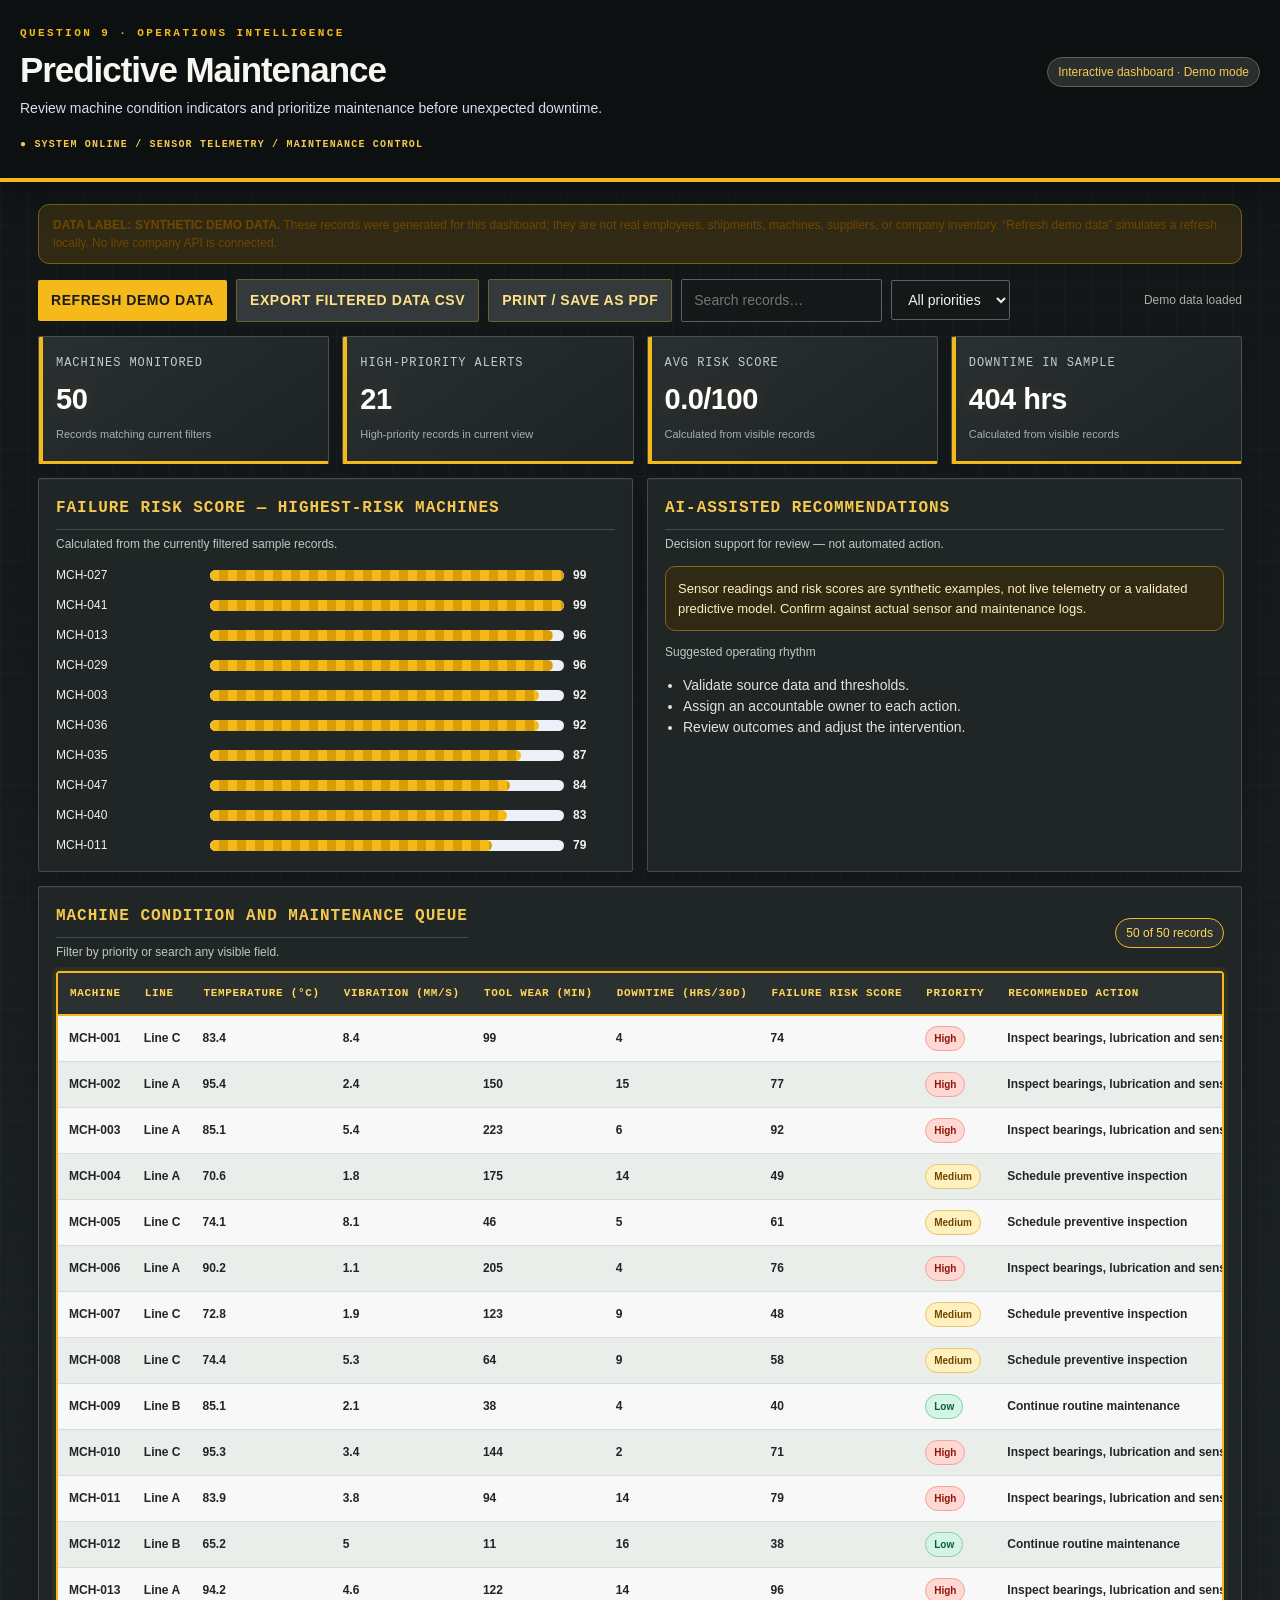
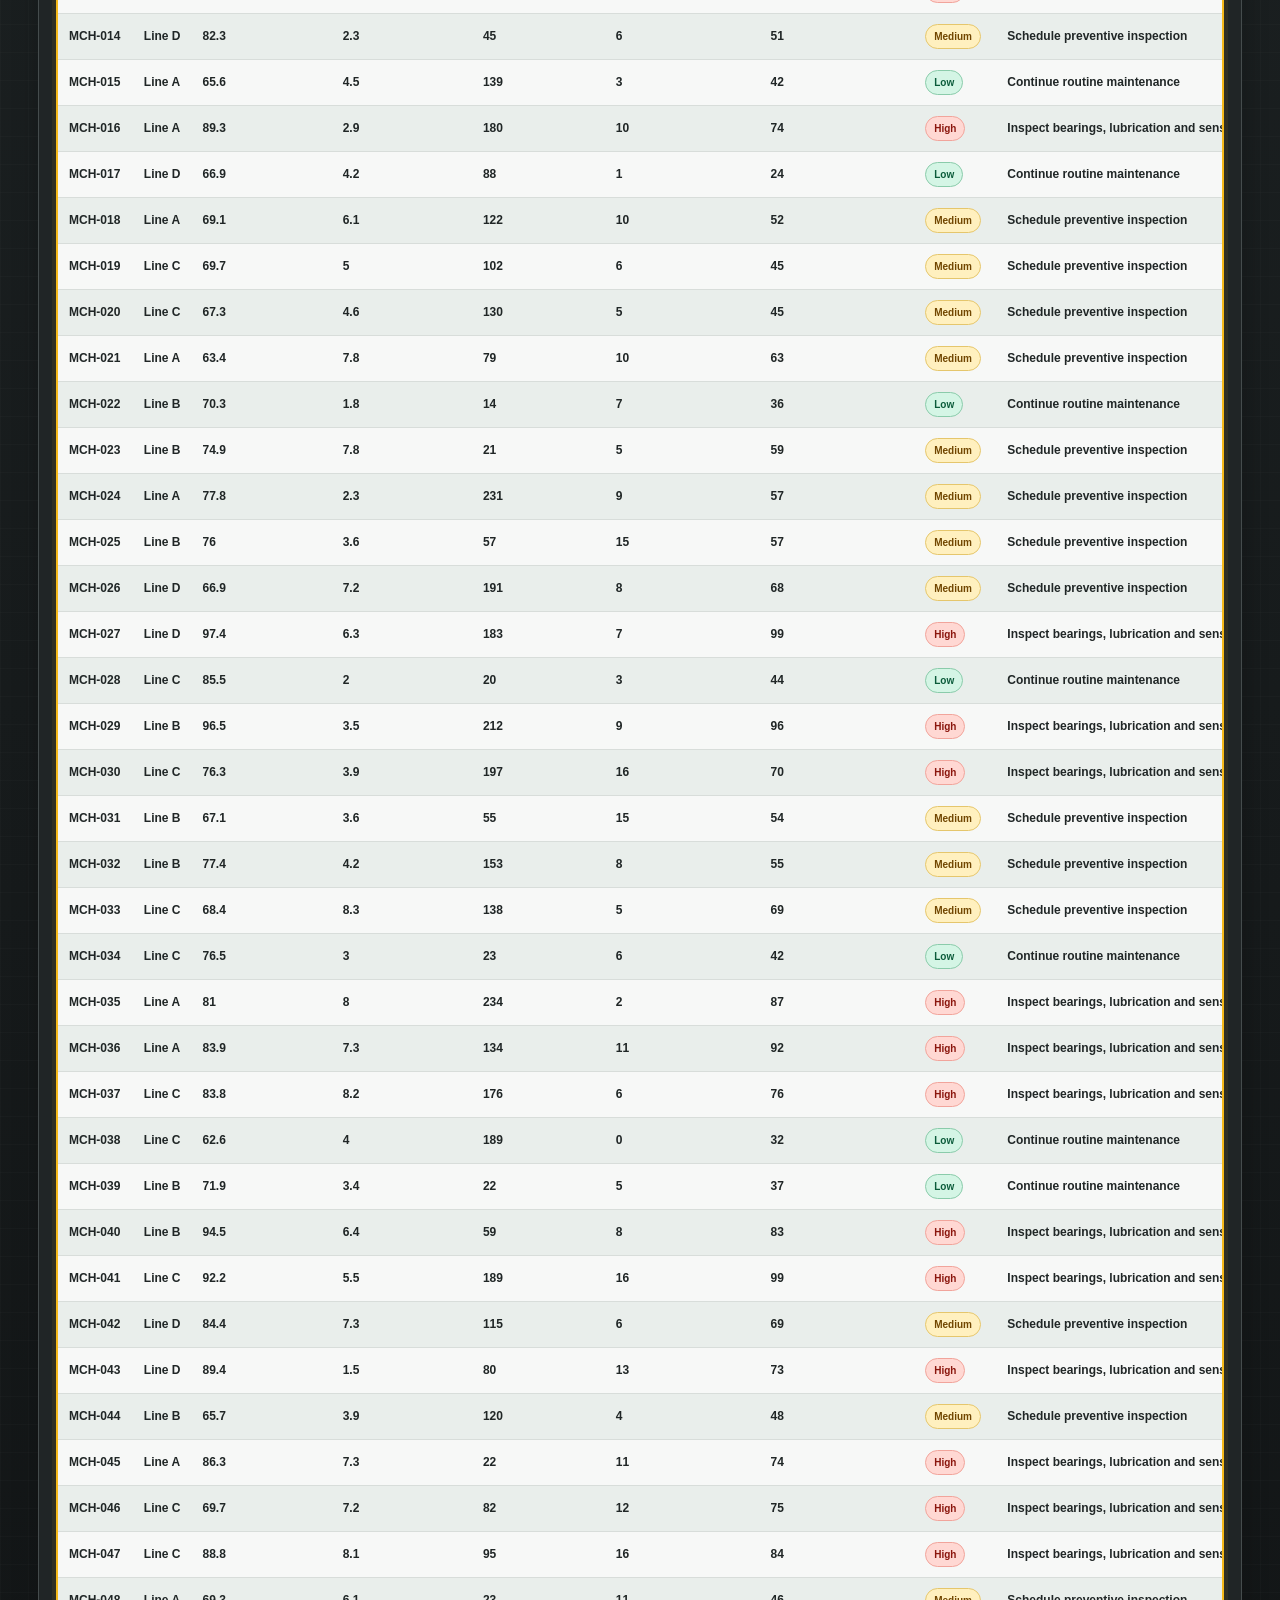
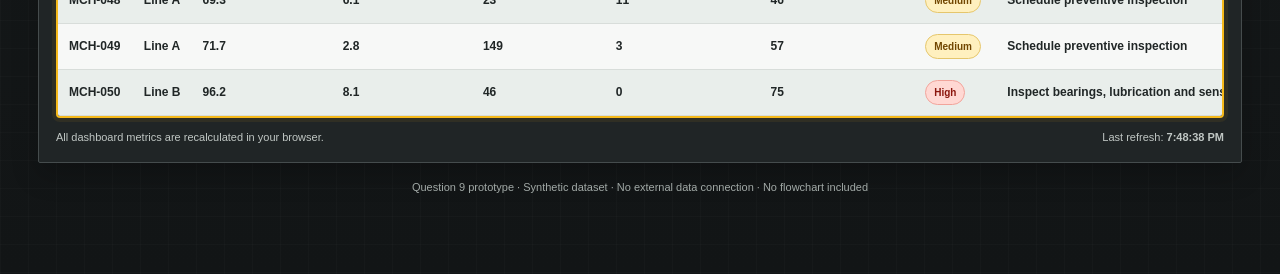
<file: Q09_predictive_maintenance.html>
<!doctype html>
<html lang="en"><head><meta charset="utf-8"><meta name="viewport" content="width=device-width,initial-scale=1">
<title>Q9 — Predictive Maintenance</title>
<style>
:root{--bg:#f3f6fb;--panel:#fff;--ink:#172033;--muted:#68758b;--line:#dfe6f0;--accent:#3459d1;--accent2:#dfe7ff;--good:#13795b;--warn:#a65b00;--bad:#b42318}
*{box-sizing:border-box}body{margin:0;background:var(--bg);font:14px/1.5 Inter,Segoe UI,Arial,sans-serif;color:var(--ink)}header{background:#111d35;color:#fff;padding:25px max(18px,calc((100% - 1240px)/2)) 26px}.topline{display:flex;justify-content:space-between;gap:14px;align-items:center;flex-wrap:wrap}.eyebrow{font-size:11px;letter-spacing:1.4px;text-transform:uppercase;color:#aebfff;font-weight:800}h1{font-size:clamp(25px,4vw,35px);line-height:1.15;margin:8px 0}header p{max-width:850px;color:#d6deef;margin:0}.pill{display:inline-flex;border:1px solid #53627d;border-radius:20px;padding:5px 10px;color:#dbe5ff;font-size:12px}main{max-width:1240px;margin:22px auto;padding:0 18px 40px}.toolbar{display:flex;gap:9px;flex-wrap:wrap;align-items:center;margin-bottom:14px}button,select,input{font:inherit}button{border:0;border-radius:9px;background:var(--accent);color:#fff;padding:10px 13px;font-weight:700;cursor:pointer}button.secondary{background:#e4eaf5;color:#273650}button:hover{filter:brightness(.97)}input,select{border:1px solid var(--line);border-radius:9px;background:#fff;padding:10px 12px;color:var(--ink)}.status{margin-left:auto;color:var(--muted);font-size:12px}.notice{border:1px solid #f1d49a;background:#fff8e7;border-radius:11px;padding:11px 14px;margin:0 0 15px;color:#704700;font-size:12px}.metrics{display:grid;grid-template-columns:repeat(4,minmax(0,1fr));gap:13px}.metric,.panel{background:var(--panel);border:1px solid var(--line);border-radius:14px;padding:17px;box-shadow:0 4px 14px #20325208}.metric .label{font-size:12px;color:var(--muted)}.metric strong{display:block;font-size:29px;margin:6px 0 2px;letter-spacing:-.5px}.metric small{color:var(--muted);font-size:11px}.grid{display:grid;grid-template-columns:1fr 1fr;gap:14px;margin-top:14px}h2{font-size:16px;margin:0 0 5px}.sub{color:var(--muted);font-size:12px;margin:0 0 13px}.chart-list{display:grid;gap:12px}.chart-row{display:grid;grid-template-columns:minmax(90px,145px) 1fr 42px;gap:9px;align-items:center;font-size:12px}.track{height:11px;background:#edf1f7;border-radius:20px;overflow:hidden}.bar{height:100%;background:linear-gradient(90deg,#3459d1,#7a9cff);border-radius:20px;transition:width .35s}.insight{background:#f5f7ff;border:1px solid #e0e6ff;border-radius:10px;padding:12px;color:#36456b;font-size:13px}.tablepanel{margin-top:14px}.tablehead{display:flex;align-items:center;justify-content:space-between;gap:10px;flex-wrap:wrap;margin-bottom:10px}.tablewrap{overflow:auto;border:1px solid var(--line);border-radius:10px}table{border-collapse:collapse;width:100%;min-width:880px;background:#fff}th,td{padding:10px 11px;border-bottom:1px solid #e9edf4;text-align:left;white-space:nowrap;font-size:12px}th{position:sticky;top:0;background:#f7f9fc;color:#66738a;text-transform:uppercase;font-size:10px;letter-spacing:.5px}tbody tr:hover{background:#f7f9ff}.risk{font-weight:800;border-radius:30px;padding:4px 8px;font-size:10px}.risk.High{background:#ffe4e1;color:#9f1c12}.risk.Medium{background:#fff0cf;color:#875000}.risk.Low{background:#dff7ed;color:#116448}.bottomline{display:flex;justify-content:space-between;gap:10px;align-items:center;flex-wrap:wrap;color:var(--muted);font-size:11px;margin-top:11px}.empty{padding:22px;text-align:center;color:var(--muted)}footer{text-align:center;color:var(--muted);font-size:11px;padding:16px}@media(max-width:820px){.metrics{grid-template-columns:repeat(2,minmax(0,1fr))}.grid{grid-template-columns:1fr}}@media(max-width:450px){.metrics{grid-template-columns:1fr}.status{margin-left:0;width:100%}}@media print{body{background:white}.toolbar{display:none}main{max-width:none}.metric,.panel{box-shadow:none;break-inside:avoid}}

/* DISTINCT DESIGN: Industrial machine console / graphite and safety amber */
:root{--bg:#171a1c;--panel:#222729;--ink:#f0f2ee;--muted:#a8b0ad;--line:#41494a;--accent:#f6b91a;--accent2:#443713;--good:#73d3a5;--warn:#f6b91a;--bad:#ff6b5f}
body{background:linear-gradient(180deg,#111415,#1b2021 38%,#121516);color:var(--ink);font-family:Consolas,Inter,Segoe UI,Arial,sans-serif}
header{background:#0d1011;color:#f7f7f2;border-bottom:4px solid #f6b91a;box-shadow:0 8px 30px #0006}
.eyebrow{color:#f6b91a;text-transform:uppercase;letter-spacing:.22em;font-family:Consolas,monospace}
header h1{letter-spacing:-.03em}
.metric{background:linear-gradient(145deg,#2a3031,#1d2223);border:1px solid #485050;border-radius:2px;border-bottom:3px solid #f6b91a}
.panel{background:#202526;border:1px solid #454c4d;border-radius:2px;box-shadow:inset 0 1px #ffffff08,0 12px 28px #0003}
.panel h2,.panel h3{font-family:Consolas,monospace;text-transform:uppercase;color:#f6c94e;letter-spacing:.06em}
button{border-radius:2px;text-transform:uppercase;letter-spacing:.04em;font-weight:800}
input,select{background:#141819!important;color:#f0f2ee!important;border-color:#4c5656!important;border-radius:2px!important}
.bar{background:repeating-linear-gradient(90deg,#f6b91a,#f6b91a 9px,#d89e08 9px,#d89e08 18px)!important}
.notice{background:#302914!important;border-color:#77601b!important}


/* Q9 visibility + upgraded industrial telemetry console */
body{background-image:linear-gradient(#ffffff04 1px,transparent 1px),linear-gradient(90deg,#ffffff04 1px,transparent 1px),linear-gradient(180deg,#111415,#1b2021 38%,#121516);background-size:28px 28px,28px 28px,auto}
header{position:relative;overflow:hidden}
header:after{content:"● SYSTEM ONLINE     /     SENSOR TELEMETRY     /     MAINTENANCE CONTROL";display:block;margin-top:18px;color:#f6c94e;font:700 10px/1.5 Consolas,monospace;letter-spacing:.12em}
.pill{background:#292e2f;color:#f6c94e;border-color:#62605a}
.metric{position:relative;overflow:hidden}
.metric:after{content:"";position:absolute;left:0;top:0;bottom:0;width:4px;background:#f6b91a}
.metric .label{color:#c4ccca!important;text-transform:uppercase;letter-spacing:.08em;font-family:Consolas,monospace}
.metric strong{color:#fff!important;text-shadow:0 0 16px #f6b91a24}
.panel{position:relative}
.panel h2{border-bottom:1px solid #444c4d;padding-bottom:9px}
.sub{color:#c0c7c4!important}
.insight{background:#302914!important;border:1px solid #80651b!important;color:#fff1bc!important}
ul{color:#e0e4df}
.tablewrap{background:#f7f8f7;border:2px solid #f6b91a;border-radius:4px;box-shadow:0 0 0 4px #f6b91a12}
table{background:#f7f8f7!important;color:#202626!important;border-collapse:separate;border-spacing:0;min-width:980px}
thead tr{background:#2b3031!important}
th{background:#2b3031!important;color:#ffd65a!important;border-bottom:2px solid #f6b91a!important;font-family:Consolas,monospace;font-size:11px!important;letter-spacing:.06em;padding:12px!important}
td{color:#202626!important;background:#f7f8f7!important;border-bottom:1px solid #d8ddda!important;font-size:12px!important;font-weight:600}
tbody tr:nth-child(even) td{background:#e9eeeb!important}
tbody tr:hover td{background:#fff0c2!important;color:#171a1c!important}
td .risk{display:inline-block}
.risk.High{background:#ffd8d3!important;color:#8b160d!important;border:1px solid #f1a49b}
.risk.Medium{background:#fff0bf!important;color:#714600!important;border:1px solid #e5c66c}
.risk.Low{background:#d4f5e5!important;color:#0b5b3a!important;border:1px solid #8acbaa}
.tablehead .sub{color:#c0c7c4!important}
.bottomline{color:#c0c7c4!important}
#rowCount{background:#2b3031!important;color:#ffd65a!important;border-color:#f6b91a!important}
.toolbar input,.toolbar select{background:#141819!important;color:#f0f2ee!important;border-color:#5a6262!important}
button.secondary{background:#343a3b!important;color:#ffe18a!important;border:1px solid #6d622e!important}
button:not(.secondary){background:#f6b91a!important;color:#1b1d1d!important}
@media(max-width:700px){header:after{font-size:9px}.tablewrap{border-width:1px}}

</style></head><body>
<header><div class="topline"><div><div class="eyebrow">Question 9 · Operations intelligence</div><h1>Predictive Maintenance</h1><p>Review machine condition indicators and prioritize maintenance before unexpected downtime.</p></div><span class="pill">Interactive dashboard · Demo mode</span></div></header>
<main>
<div class="notice"><b>DATA LABEL: SYNTHETIC DEMO DATA.</b> These records were generated for this dashboard; they are not real employees, shipments, machines, suppliers, or company inventory. “Refresh demo data” simulates a refresh locally. No live company API is connected.</div>
<div class="toolbar">
<button onclick="refreshData()">Refresh demo data</button>
<button class="secondary" onclick="exportCSV()">Export filtered data CSV</button>
<button class="secondary" onclick="window.print()">Print / Save as PDF</button>
<input id="search" placeholder="Search records…" oninput="render()" aria-label="Search records">
<select id="riskFilter" onchange="render()" aria-label="Filter by priority"><option value="All">All priorities</option><option>High</option><option>Medium</option><option>Low</option></select>
<span class="status" id="refreshStatus">Demo data loaded</span>
</div>
<section class="metrics" id="metrics"></section>
<div class="grid">
<section class="panel"><h2>Failure risk score — highest-risk machines</h2><p class="sub">Calculated from the currently filtered sample records.</p><div class="chart-list" id="chart"></div></section>
<section class="panel"><h2>AI-assisted recommendations</h2><p class="sub">Decision support for review — not automated action.</p><div class="insight" id="insight"></div><p class="sub" style="margin-top:12px">Suggested operating rhythm</p><ul style="padding-left:18px;margin-bottom:0"><li>Validate source data and thresholds.</li><li>Assign an accountable owner to each action.</li><li>Review outcomes and adjust the intervention.</li></ul></section>
</div>
<section class="panel tablepanel"><div class="tablehead"><div><h2>Machine condition and maintenance queue</h2><p class="sub" style="margin-bottom:0">Filter by priority or search any visible field.</p></div><span id="rowCount" class="pill" style="background:#f2f5fb;color:#52617a;border-color:#dfe6f0">0 records</span></div><div class="tablewrap"><table><thead id="thead"></thead><tbody id="tbody"></tbody></table></div><div class="bottomline"><span>All dashboard metrics are recalculated in your browser.</span><span>Last refresh: <b id="lastRefresh">—</b></span></div></section>
<footer>Question 9 prototype · Synthetic dataset · No external data connection · No flowchart included</footer>
</main>
<script>
const CONFIG={"title": "Predictive Maintenance", "category": "Operations", "subtitle": "Review machine condition indicators and prioritize maintenance before unexpected downtime.", "chart": "Machine", "chartTitle": "Failure risk score — highest-risk machines", "metricLabels": ["Machines monitored", "High-priority alerts", "Avg risk score", "Downtime in sample"], "metricKeys": ["count", "high", "risk", "downtime"], "unit": ["", "", "/100", " hrs"], "tableTitle": "Machine condition and maintenance queue", "insight": "Sensor readings and risk scores are synthetic examples, not live telemetry or a validated predictive model. Confirm against actual sensor and maintenance logs."};
let data=[{"Machine": "MCH-001", "Line": "Line C", "Temperature (°C)": 83.4, "Vibration (mm/s)": 8.4, "Tool wear (min)": 99, "Downtime (hrs/30d)": 4, "Failure risk score": 74, "Priority": "High", "Recommended action": "Inspect bearings, lubrication and sensor history"}, {"Machine": "MCH-002", "Line": "Line A", "Temperature (°C)": 95.4, "Vibration (mm/s)": 2.4, "Tool wear (min)": 150, "Downtime (hrs/30d)": 15, "Failure risk score": 77, "Priority": "High", "Recommended action": "Inspect bearings, lubrication and sensor history"}, {"Machine": "MCH-003", "Line": "Line A", "Temperature (°C)": 85.1, "Vibration (mm/s)": 5.4, "Tool wear (min)": 223, "Downtime (hrs/30d)": 6, "Failure risk score": 92, "Priority": "High", "Recommended action": "Inspect bearings, lubrication and sensor history"}, {"Machine": "MCH-004", "Line": "Line A", "Temperature (°C)": 70.6, "Vibration (mm/s)": 1.8, "Tool wear (min)": 175, "Downtime (hrs/30d)": 14, "Failure risk score": 49, "Priority": "Medium", "Recommended action": "Schedule preventive inspection"}, {"Machine": "MCH-005", "Line": "Line C", "Temperature (°C)": 74.1, "Vibration (mm/s)": 8.1, "Tool wear (min)": 46, "Downtime (hrs/30d)": 5, "Failure risk score": 61, "Priority": "Medium", "Recommended action": "Schedule preventive inspection"}, {"Machine": "MCH-006", "Line": "Line A", "Temperature (°C)": 90.2, "Vibration (mm/s)": 1.1, "Tool wear (min)": 205, "Downtime (hrs/30d)": 4, "Failure risk score": 76, "Priority": "High", "Recommended action": "Inspect bearings, lubrication and sensor history"}, {"Machine": "MCH-007", "Line": "Line C", "Temperature (°C)": 72.8, "Vibration (mm/s)": 1.9, "Tool wear (min)": 123, "Downtime (hrs/30d)": 9, "Failure risk score": 48, "Priority": "Medium", "Recommended action": "Schedule preventive inspection"}, {"Machine": "MCH-008", "Line": "Line C", "Temperature (°C)": 74.4, "Vibration (mm/s)": 5.3, "Tool wear (min)": 64, "Downtime (hrs/30d)": 9, "Failure risk score": 58, "Priority": "Medium", "Recommended action": "Schedule preventive inspection"}, {"Machine": "MCH-009", "Line": "Line B", "Temperature (°C)": 85.1, "Vibration (mm/s)": 2.1, "Tool wear (min)": 38, "Downtime (hrs/30d)": 4, "Failure risk score": 40, "Priority": "Low", "Recommended action": "Continue routine maintenance"}, {"Machine": "MCH-010", "Line": "Line C", "Temperature (°C)": 95.3, "Vibration (mm/s)": 3.4, "Tool wear (min)": 144, "Downtime (hrs/30d)": 2, "Failure risk score": 71, "Priority": "High", "Recommended action": "Inspect bearings, lubrication and sensor history"}, {"Machine": "MCH-011", "Line": "Line A", "Temperature (°C)": 83.9, "Vibration (mm/s)": 3.8, "Tool wear (min)": 94, "Downtime (hrs/30d)": 14, "Failure risk score": 79, "Priority": "High", "Recommended action": "Inspect bearings, lubrication and sensor history"}, {"Machine": "MCH-012", "Line": "Line B", "Temperature (°C)": 65.2, "Vibration (mm/s)": 5.0, "Tool wear (min)": 11, "Downtime (hrs/30d)": 16, "Failure risk score": 38, "Priority": "Low", "Recommended action": "Continue routine maintenance"}, {"Machine": "MCH-013", "Line": "Line A", "Temperature (°C)": 94.2, "Vibration (mm/s)": 4.6, "Tool wear (min)": 122, "Downtime (hrs/30d)": 14, "Failure risk score": 96, "Priority": "High", "Recommended action": "Inspect bearings, lubrication and sensor history"}, {"Machine": "MCH-014", "Line": "Line D", "Temperature (°C)": 82.3, "Vibration (mm/s)": 2.3, "Tool wear (min)": 45, "Downtime (hrs/30d)": 6, "Failure risk score": 51, "Priority": "Medium", "Recommended action": "Schedule preventive inspection"}, {"Machine": "MCH-015", "Line": "Line A", "Temperature (°C)": 65.6, "Vibration (mm/s)": 4.5, "Tool wear (min)": 139, "Downtime (hrs/30d)": 3, "Failure risk score": 42, "Priority": "Low", "Recommended action": "Continue routine maintenance"}, {"Machine": "MCH-016", "Line": "Line A", "Temperature (°C)": 89.3, "Vibration (mm/s)": 2.9, "Tool wear (min)": 180, "Downtime (hrs/30d)": 10, "Failure risk score": 74, "Priority": "High", "Recommended action": "Inspect bearings, lubrication and sensor history"}, {"Machine": "MCH-017", "Line": "Line D", "Temperature (°C)": 66.9, "Vibration (mm/s)": 4.2, "Tool wear (min)": 88, "Downtime (hrs/30d)": 1, "Failure risk score": 24, "Priority": "Low", "Recommended action": "Continue routine maintenance"}, {"Machine": "MCH-018", "Line": "Line A", "Temperature (°C)": 69.1, "Vibration (mm/s)": 6.1, "Tool wear (min)": 122, "Downtime (hrs/30d)": 10, "Failure risk score": 52, "Priority": "Medium", "Recommended action": "Schedule preventive inspection"}, {"Machine": "MCH-019", "Line": "Line C", "Temperature (°C)": 69.7, "Vibration (mm/s)": 5.0, "Tool wear (min)": 102, "Downtime (hrs/30d)": 6, "Failure risk score": 45, "Priority": "Medium", "Recommended action": "Schedule preventive inspection"}, {"Machine": "MCH-020", "Line": "Line C", "Temperature (°C)": 67.3, "Vibration (mm/s)": 4.6, "Tool wear (min)": 130, "Downtime (hrs/30d)": 5, "Failure risk score": 45, "Priority": "Medium", "Recommended action": "Schedule preventive inspection"}, {"Machine": "MCH-021", "Line": "Line A", "Temperature (°C)": 63.4, "Vibration (mm/s)": 7.8, "Tool wear (min)": 79, "Downtime (hrs/30d)": 10, "Failure risk score": 63, "Priority": "Medium", "Recommended action": "Schedule preventive inspection"}, {"Machine": "MCH-022", "Line": "Line B", "Temperature (°C)": 70.3, "Vibration (mm/s)": 1.8, "Tool wear (min)": 14, "Downtime (hrs/30d)": 7, "Failure risk score": 36, "Priority": "Low", "Recommended action": "Continue routine maintenance"}, {"Machine": "MCH-023", "Line": "Line B", "Temperature (°C)": 74.9, "Vibration (mm/s)": 7.8, "Tool wear (min)": 21, "Downtime (hrs/30d)": 5, "Failure risk score": 59, "Priority": "Medium", "Recommended action": "Schedule preventive inspection"}, {"Machine": "MCH-024", "Line": "Line A", "Temperature (°C)": 77.8, "Vibration (mm/s)": 2.3, "Tool wear (min)": 231, "Downtime (hrs/30d)": 9, "Failure risk score": 57, "Priority": "Medium", "Recommended action": "Schedule preventive inspection"}, {"Machine": "MCH-025", "Line": "Line B", "Temperature (°C)": 76.0, "Vibration (mm/s)": 3.6, "Tool wear (min)": 57, "Downtime (hrs/30d)": 15, "Failure risk score": 57, "Priority": "Medium", "Recommended action": "Schedule preventive inspection"}, {"Machine": "MCH-026", "Line": "Line D", "Temperature (°C)": 66.9, "Vibration (mm/s)": 7.2, "Tool wear (min)": 191, "Downtime (hrs/30d)": 8, "Failure risk score": 68, "Priority": "Medium", "Recommended action": "Schedule preventive inspection"}, {"Machine": "MCH-027", "Line": "Line D", "Temperature (°C)": 97.4, "Vibration (mm/s)": 6.3, "Tool wear (min)": 183, "Downtime (hrs/30d)": 7, "Failure risk score": 99, "Priority": "High", "Recommended action": "Inspect bearings, lubrication and sensor history"}, {"Machine": "MCH-028", "Line": "Line C", "Temperature (°C)": 85.5, "Vibration (mm/s)": 2.0, "Tool wear (min)": 20, "Downtime (hrs/30d)": 3, "Failure risk score": 44, "Priority": "Low", "Recommended action": "Continue routine maintenance"}, {"Machine": "MCH-029", "Line": "Line B", "Temperature (°C)": 96.5, "Vibration (mm/s)": 3.5, "Tool wear (min)": 212, "Downtime (hrs/30d)": 9, "Failure risk score": 96, "Priority": "High", "Recommended action": "Inspect bearings, lubrication and sensor history"}, {"Machine": "MCH-030", "Line": "Line C", "Temperature (°C)": 76.3, "Vibration (mm/s)": 3.9, "Tool wear (min)": 197, "Downtime (hrs/30d)": 16, "Failure risk score": 70, "Priority": "High", "Recommended action": "Inspect bearings, lubrication and sensor history"}, {"Machine": "MCH-031", "Line": "Line B", "Temperature (°C)": 67.1, "Vibration (mm/s)": 3.6, "Tool wear (min)": 55, "Downtime (hrs/30d)": 15, "Failure risk score": 54, "Priority": "Medium", "Recommended action": "Schedule preventive inspection"}, {"Machine": "MCH-032", "Line": "Line B", "Temperature (°C)": 77.4, "Vibration (mm/s)": 4.2, "Tool wear (min)": 153, "Downtime (hrs/30d)": 8, "Failure risk score": 55, "Priority": "Medium", "Recommended action": "Schedule preventive inspection"}, {"Machine": "MCH-033", "Line": "Line C", "Temperature (°C)": 68.4, "Vibration (mm/s)": 8.3, "Tool wear (min)": 138, "Downtime (hrs/30d)": 5, "Failure risk score": 69, "Priority": "Medium", "Recommended action": "Schedule preventive inspection"}, {"Machine": "MCH-034", "Line": "Line C", "Temperature (°C)": 76.5, "Vibration (mm/s)": 3.0, "Tool wear (min)": 23, "Downtime (hrs/30d)": 6, "Failure risk score": 42, "Priority": "Low", "Recommended action": "Continue routine maintenance"}, {"Machine": "MCH-035", "Line": "Line A", "Temperature (°C)": 81.0, "Vibration (mm/s)": 8.0, "Tool wear (min)": 234, "Downtime (hrs/30d)": 2, "Failure risk score": 87, "Priority": "High", "Recommended action": "Inspect bearings, lubrication and sensor history"}, {"Machine": "MCH-036", "Line": "Line A", "Temperature (°C)": 83.9, "Vibration (mm/s)": 7.3, "Tool wear (min)": 134, "Downtime (hrs/30d)": 11, "Failure risk score": 92, "Priority": "High", "Recommended action": "Inspect bearings, lubrication and sensor history"}, {"Machine": "MCH-037", "Line": "Line C", "Temperature (°C)": 83.8, "Vibration (mm/s)": 8.2, "Tool wear (min)": 176, "Downtime (hrs/30d)": 6, "Failure risk score": 76, "Priority": "High", "Recommended action": "Inspect bearings, lubrication and sensor history"}, {"Machine": "MCH-038", "Line": "Line C", "Temperature (°C)": 62.6, "Vibration (mm/s)": 4.0, "Tool wear (min)": 189, "Downtime (hrs/30d)": 0, "Failure risk score": 32, "Priority": "Low", "Recommended action": "Continue routine maintenance"}, {"Machine": "MCH-039", "Line": "Line B", "Temperature (°C)": 71.9, "Vibration (mm/s)": 3.4, "Tool wear (min)": 22, "Downtime (hrs/30d)": 5, "Failure risk score": 37, "Priority": "Low", "Recommended action": "Continue routine maintenance"}, {"Machine": "MCH-040", "Line": "Line B", "Temperature (°C)": 94.5, "Vibration (mm/s)": 6.4, "Tool wear (min)": 59, "Downtime (hrs/30d)": 8, "Failure risk score": 83, "Priority": "High", "Recommended action": "Inspect bearings, lubrication and sensor history"}, {"Machine": "MCH-041", "Line": "Line C", "Temperature (°C)": 92.2, "Vibration (mm/s)": 5.5, "Tool wear (min)": 189, "Downtime (hrs/30d)": 16, "Failure risk score": 99, "Priority": "High", "Recommended action": "Inspect bearings, lubrication and sensor history"}, {"Machine": "MCH-042", "Line": "Line D", "Temperature (°C)": 84.4, "Vibration (mm/s)": 7.3, "Tool wear (min)": 115, "Downtime (hrs/30d)": 6, "Failure risk score": 69, "Priority": "Medium", "Recommended action": "Schedule preventive inspection"}, {"Machine": "MCH-043", "Line": "Line D", "Temperature (°C)": 89.4, "Vibration (mm/s)": 1.5, "Tool wear (min)": 80, "Downtime (hrs/30d)": 13, "Failure risk score": 73, "Priority": "High", "Recommended action": "Inspect bearings, lubrication and sensor history"}, {"Machine": "MCH-044", "Line": "Line B", "Temperature (°C)": 65.7, "Vibration (mm/s)": 3.9, "Tool wear (min)": 120, "Downtime (hrs/30d)": 4, "Failure risk score": 48, "Priority": "Medium", "Recommended action": "Schedule preventive inspection"}, {"Machine": "MCH-045", "Line": "Line A", "Temperature (°C)": 86.3, "Vibration (mm/s)": 7.3, "Tool wear (min)": 22, "Downtime (hrs/30d)": 11, "Failure risk score": 74, "Priority": "High", "Recommended action": "Inspect bearings, lubrication and sensor history"}, {"Machine": "MCH-046", "Line": "Line C", "Temperature (°C)": 69.7, "Vibration (mm/s)": 7.2, "Tool wear (min)": 82, "Downtime (hrs/30d)": 12, "Failure risk score": 75, "Priority": "High", "Recommended action": "Inspect bearings, lubrication and sensor history"}, {"Machine": "MCH-047", "Line": "Line C", "Temperature (°C)": 88.8, "Vibration (mm/s)": 8.1, "Tool wear (min)": 95, "Downtime (hrs/30d)": 16, "Failure risk score": 84, "Priority": "High", "Recommended action": "Inspect bearings, lubrication and sensor history"}, {"Machine": "MCH-048", "Line": "Line A", "Temperature (°C)": 69.3, "Vibration (mm/s)": 6.1, "Tool wear (min)": 23, "Downtime (hrs/30d)": 11, "Failure risk score": 46, "Priority": "Medium", "Recommended action": "Schedule preventive inspection"}, {"Machine": "MCH-049", "Line": "Line A", "Temperature (°C)": 71.7, "Vibration (mm/s)": 2.8, "Tool wear (min)": 149, "Downtime (hrs/30d)": 3, "Failure risk score": 57, "Priority": "Medium", "Recommended action": "Schedule preventive inspection"}, {"Machine": "MCH-050", "Line": "Line B", "Temperature (°C)": 96.2, "Vibration (mm/s)": 8.1, "Tool wear (min)": 46, "Downtime (hrs/30d)": 0, "Failure risk score": 75, "Priority": "High", "Recommended action": "Inspect bearings, lubrication and sensor history"}];
const initialData=JSON.parse(JSON.stringify(data));
const priorityField="Priority";
function num(v){const x=Number(v);return Number.isFinite(x)?x:0}
function avg(arr,key){return arr.length?arr.reduce((s,r)=>s+num(r[key]),0)/arr.length:0}
function countHigh(arr){return arr.filter(r=>r.Priority==="High").length}
function metricValues(arr){
 const k=CONFIG.metricKeys;
 const values=[];
 for(let i=0;i<4;i++){
  let val=0;
  if(k[i]==="count")val=arr.length;
  else if(k[i]==="high")val=countHigh(arr);
  else if(k[i]==="engagement")val=avg(arr,"Engagement (/100)").toFixed(1);
  else if(k[i]==="overtime")val=arr.length?(arr.filter(r=>r.Overtime==="Yes").length/arr.length*100).toFixed(1):0;
  else if(k[i]==="gap")val=arr.reduce((s,r)=>s+num(r["Skill gap"]),0);
  else if(k[i]==="deadline")val=avg(arr,"Deadline (days)").toFixed(1);
  else if(k[i]==="workload")val=avg(arr,"Workload index").toFixed(1);
  else if(k[i]==="completion")val=avg(arr,"Tasks on time (%)").toFixed(1);
  else if(k[i]==="risk")val=avg(arr,"Risk score").toFixed(1);
  else if(k[i]==="delay")val=avg(arr,"Delay (days)").toFixed(1);
  else if(k[i]==="downtime")val=arr.reduce((s,r)=>s+num(r["Downtime (hrs/30d)"]),0).toFixed(0);
  else if(k[i]==="cover")val=avg(arr,"Days of cover").toFixed(1);
  else if(k[i]==="demand")val=avg(arr,"Daily demand (units)").toFixed(1);
  values.push(val);
 }
 return values;
}
function filtered(){
 const term=document.getElementById("search").value.toLowerCase();
 const risk=document.getElementById("riskFilter").value;
 return data.filter(r=>(risk==="All"||r.Priority===risk)&&Object.values(r).some(v=>String(v).toLowerCase().includes(term)));
}
function render(){
 const arr=filtered();
 const vals=metricValues(arr);
 document.getElementById("metrics").innerHTML=CONFIG.metricLabels.map((label,i)=>`<div class="metric"><div class="label">${label}</div><strong>${vals[i]}${CONFIG.unit[i]}</strong><small>${i===0?"Records matching current filters":i===1?"High-priority records in current view":"Calculated from visible records"}</small></div>`).join("");
 const chartKey=CONFIG.chart;
 const groups={};
 arr.forEach(r=>{const key=r[chartKey]??"Unknown"; if(!groups[key])groups[key]=[];groups[key].push(r)});
 let chartData=Object.entries(groups).map(([label,rows])=>({label,rows,value:
   chartKey==="Priority"?rows.length:
   chartKey==="Required skill"?rows.reduce((s,r)=>s+num(r["Skill gap"]),0):
   chartKey==="Team"?avg(rows,"Workload index"):
   chartKey==="Supplier / carrier"?avg(rows,"Risk score"):
   chartKey==="Machine"?avg(rows,"Failure risk score"):
   avg(rows,"Days of cover")
 }));
 chartData.sort((a,b)=>b.value-a.value);
 if(CONFIG.chart==="Machine") chartData=chartData.slice(0,10);
 if(chartData.length===0) document.getElementById("chart").innerHTML='<div class="empty">No matching data.</div>';
 else {
  const max=Math.max(1,...chartData.map(d=>d.value));
  document.getElementById("chart").innerHTML=chartData.map(d=>`<div class="chart-row"><span title="${d.label}">${d.label}</span><div class="track"><div class="bar" style="width:${Math.max(2,d.value/max*100)}%"></div></div><b>${Number(d.value).toFixed(1).replace(/\.0$/,"")}</b></div>`).join("");
 }
 document.getElementById("insight").textContent=arr.length?CONFIG.insight:"No records match these filters. Clear the search or select another priority.";
 document.getElementById("rowCount").textContent=arr.length+" of "+data.length+" records";
 const cols=arr.length?Object.keys(arr[0]):Object.keys(data[0]||{});
 document.getElementById("thead").innerHTML="<tr>"+cols.map(k=>`<th>${k}</th>`).join("")+"</tr>";
 document.getElementById("tbody").innerHTML=arr.length?arr.map(r=>"<tr>"+cols.map(k=>`<td>${k==="Priority"?`<span class="risk ${r[k]}">${r[k]}</span>`:String(r[k])}</td>`).join("")+"</tr>").join(""):'<tr><td class="empty" colspan="12">No records match your filters.</td></tr>';
}
function refreshData(){
 // A local demo refresh: small synthetic fluctuations, never a live API update.
 data=data.map(r=>{
  const copy={...r};
  if(copy["Engagement (/100)"]!==undefined) copy["Engagement (/100)"]=Math.max(20,Math.min(100,num(copy["Engagement (/100)"])+(Math.random()>.5?1:-1)*Math.ceil(Math.random()*3)));
  if(copy["Workload index"]!==undefined) copy["Workload index"]=Math.max(20,Math.min(100,num(copy["Workload index"])+Math.round(Math.random()*4-2)));
  if(copy["Delay (days)"]!==undefined) copy["Delay (days)"]=Math.max(0,num(copy["Delay (days)"])+Math.round(Math.random()*2-1));
  if(copy["Temperature (°C)"]!==undefined) copy["Temperature (°C)"]=+(num(copy["Temperature (°C)"])+(Math.random()-.5)*1.2).toFixed(1);
  if(copy["On hand (units)"]!==undefined) copy["On hand (units)"]=Math.max(0,num(copy["On hand (units)"])+Math.round(Math.random()*10-5));
  return copy;
 });
 const now=new Date();
 document.getElementById("lastRefresh").textContent=now.toLocaleTimeString();
 document.getElementById("refreshStatus").textContent="Demo refreshed locally · "+now.toLocaleTimeString();
 render();
}
function exportCSV(){
 const arr=filtered(); if(!arr.length){alert("No rows to export.");return}
 const cols=Object.keys(arr[0]);
 const csv=[cols,...arr.map(r=>cols.map(k=>String(r[k]??"").replaceAll('"','""')))].map(row=>row.map(v=>`"${v}"`).join(",")).join("\r\n");
 const blob=new Blob([csv],{type:"text/csv;charset=utf-8;"});const url=URL.createObjectURL(blob);
 const a=document.createElement("a");a.href=url;a.download="Q9_synthetic_dashboard_data.csv";a.click();URL.revokeObjectURL(url);
}
document.getElementById("lastRefresh").textContent=new Date().toLocaleTimeString();
render();
</script></body></html>
</file>
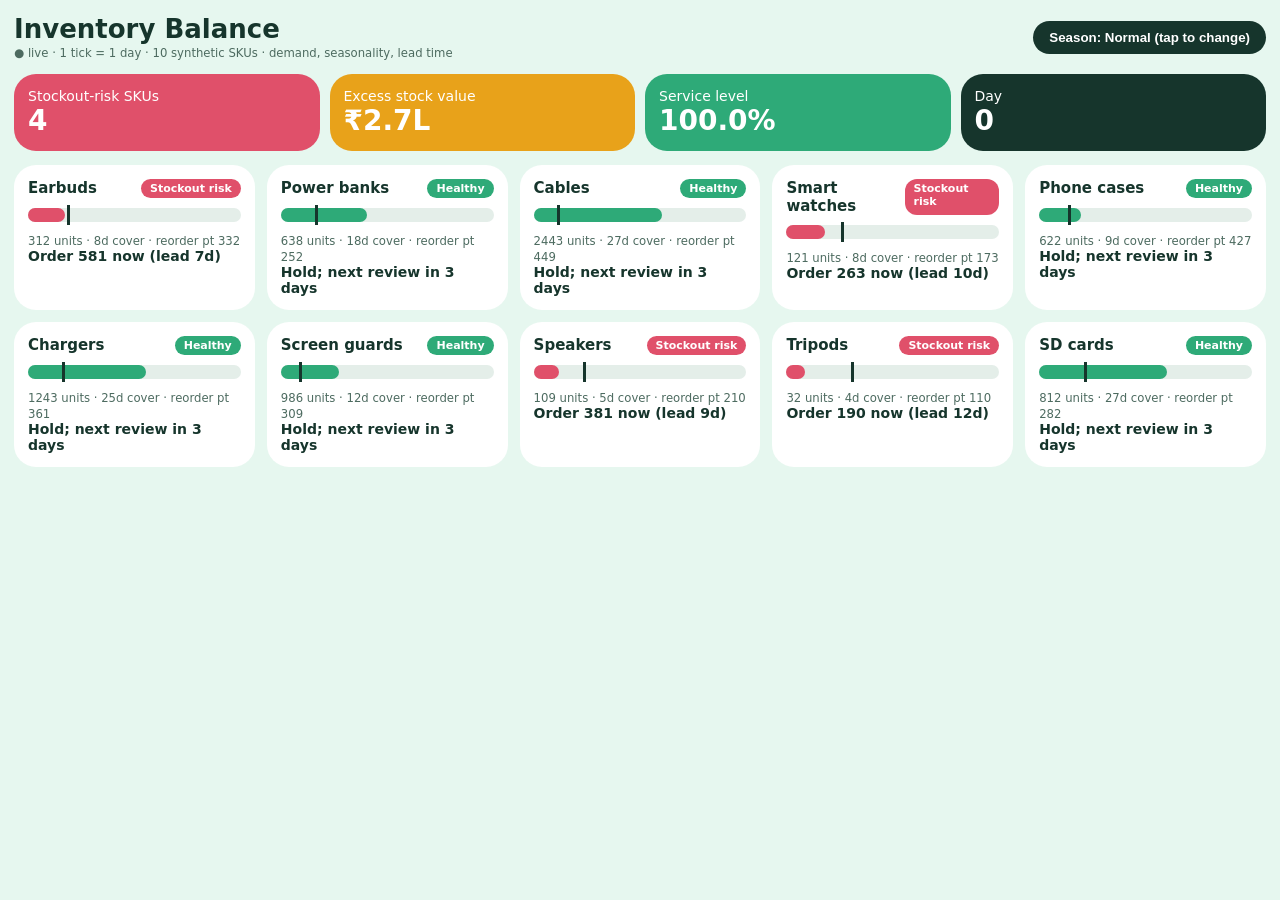
<file: Q10 · Inventory Balance.html>
<!doctype html><meta charset=utf-8><meta name=viewport content="width=device-width,initial-scale=1,viewport-fit=cover"><title>Inventory Balance</title>
<style>
:root{color-scheme:light;--t:#16352c}
*{box-sizing:border-box}body{margin:0;padding:calc(14px + env(safe-area-inset-top,0px)) 14px;background:#e6f7ef;color:var(--t);font:14px 'Segoe UI',system-ui,sans-serif}
h1{margin:0;font-size:26px}.top{display:flex;justify-content:space-between;align-items:center;flex-wrap:wrap;gap:8px}
button{border:0;background:var(--t);color:#fff;padding:9px 16px;border-radius:20px;font-weight:600;cursor:pointer}
.k{display:grid;gap:10px;grid-template-columns:repeat(auto-fit,minmax(140px,1fr));margin:14px 0}
.q{border-radius:22px;padding:14px;color:#fff}.q b{display:block;font-size:28px}
.g{display:grid;gap:12px;grid-template-columns:repeat(auto-fill,minmax(230px,1fr))}
.c{background:#fff;border-radius:22px;padding:14px}.c h3{margin:0 0 6px;font-size:15px;display:flex;justify-content:space-between}
.c em{font-style:normal;font-size:11px;padding:3px 9px;border-radius:12px;color:#fff}
.v{position:relative;height:14px;background:#e4eee9;border-radius:7px;margin:10px 0}.v u{display:block;height:100%;border-radius:7px;transition:width .5s}.v i{position:absolute;top:-3px;width:3px;height:20px;background:#16352c}
small{color:#4d6b60}
</style>
<div class=top><div><h1>Inventory Balance</h1><small>● live · 1 tick = 1 day · 10 synthetic SKUs · demand, seasonality, lead time</small></div><button id=sb></button></div>
<div class=k id=k></div><div class=g id=g></div>
<script>
const R=(a,b)=>a+Math.random()*(b-a),Z=[['Earbuds',40,.8,7,1500],['Power banks',35,.5,6,900],['Cables',90,.1,4,150],['Smart watches',15,.9,10,3500],['Phone cases',70,.2,5,200],['Chargers',50,.3,6,600],['Screen guards',80,.1,3,100],['Speakers',20,.7,9,2500],['Tripods',8,.4,12,1200],['SD cards',30,.2,8,500]],SE=[['Normal',0],['Festive',.6],['Monsoon',-.3]];
let I=Z.map(([n,d,s,l,p],i)=>({n,d,s,l,p,st:d*R(4,30)|0,fb:d*R(6,20)|0,o:i%7})),se=0,T=0,sd=0,td=0;
sb.onclick=()=>{se=(se+1)%3;draw()};
function draw(){sb.textContent='Season: '+SE[se][0]+' (tap to change)';let so=0,ex=0;
g.innerHTML=I.map(x=>{const f=x.d*(1+x.s*SE[se][1]),rop=f*x.l+1.65*.3*f*Math.sqrt(x.l),tg=rop+f*14,cv=x.st/f,sc=f*45,
S=x.st<rop?['Stockout risk','#e0506a']:cv>35?['Excess','#e8a21a']:['Healthy','#2eaa78'];if(S[0]=='Stockout risk')so++;ex+=Math.max(0,x.st-tg)*x.p;
const rec=S[0]=='Stockout risk'?`Order ${Math.ceil(tg-x.st)} now (lead ${x.l}d)`:S[0]=='Excess'?`Pause orders; markdown ~${Math.min(30,cv-30|0)}%`:'Hold; next review in 3 days';
return`<div class=c><h3>${x.n}<em style=background:${S[1]}>${S[0]}</em></h3><div class=v><u style="width:${Math.min(100,x.st/sc*100)}%;background:${S[1]}"></u><i style=left:${Math.min(98,rop/sc*100)}%></i></div><small>${x.st} units · ${cv.toFixed(0)}d cover · reorder pt ${rop.toFixed(0)}</small><br><b>${rec}</b></div>`}).join('');
k.innerHTML=[['Stockout-risk SKUs',so,'#e0506a'],['Excess stock value','₹'+(ex/1e5).toFixed(1)+'L','#e8a21a'],['Service level',(100*(1-sd/Math.max(td,1))).toFixed(1)+'%','#2eaa78'],['Day',T,'#16352c']].map(([a,b,c])=>`<div class=q style=background:${c}>${a}<b>${b}</b></div>`).join('')}
function tick(){T++;I.forEach(x=>{const dm=x.d*(1+x.s*SE[se][1])*R(.7,1.3);td++;if(x.st<dm)sd++;x.st=Math.max(0,Math.round(x.st-dm));if(T%7==x.o)x.st+=x.fb});draw()}
draw();setInterval(tick,1200)
</script>
</file>
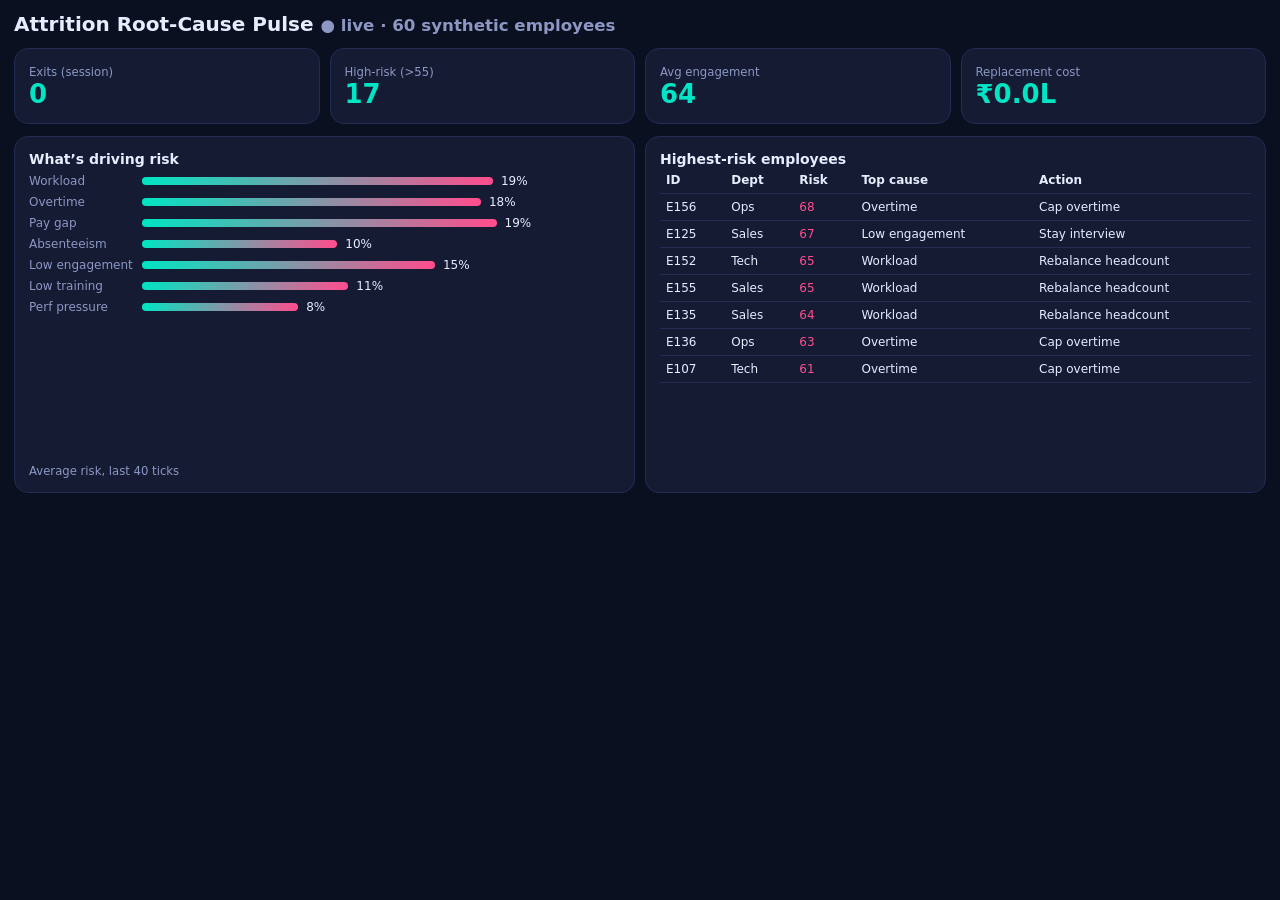
<file: Q5 · Attrition Root-Cause Pulse - Yash.html>
<!doctype html><meta charset=utf-8><meta name=viewport content="width=device-width,initial-scale=1,viewport-fit=cover"><title>Attrition Root-Cause Pulse</title>
<style>
:root{color-scheme:dark;--bg:#0b1020;--c:#141b33;--t:#e8ecff;--m:#8d97c4;--a:#00e5c3;--b:#ff4d8d}
*{box-sizing:border-box}body{margin:0;padding:calc(12px + env(safe-area-inset-top,0px)) 14px 14px;background:var(--bg);color:var(--t);font:14px system-ui,sans-serif}
h1{font-size:20px;margin:0}small{color:var(--m)}
.g{display:grid;gap:10px;grid-template-columns:repeat(auto-fit,minmax(140px,1fr));margin:12px 0}
.k,.p{background:var(--c);border:1px solid #232c52;border-radius:14px;padding:14px}
.k b{display:block;font-size:26px;color:var(--a)}
.w{display:grid;gap:10px;grid-template-columns:repeat(auto-fit,minmax(290px,1fr))}
.r{display:flex;align-items:center;gap:8px;margin:7px 0;font-size:12px}.r i{flex:0 0 105px;font-style:normal;color:var(--m)}.r u{height:8px;border-radius:4px;background:linear-gradient(90deg,var(--a),var(--b));transition:width .6s}
.o{overflow-x:auto}table{width:100%;border-collapse:collapse;font-size:12px}td,th{padding:6px;text-align:left;border-bottom:1px solid #232c52;white-space:nowrap}
</style>
<h1>Attrition Root-Cause Pulse <small>● live · 60 synthetic employees</small></h1>
<div class=g id=k></div>
<div class=w><div class=p><b>What’s driving risk</b><div id=d></div><svg id=s viewBox="0 0 300 70" width=100%></svg><small>Average risk, last 40 ticks</small></div>
<div class="p o"><b>Highest-risk employees</b><table id=t></table></div></div>
<script>
const R=(a,b)=>a+Math.random()*(b-a),c=(v,a,b)=>Math.max(a,Math.min(b,v)),F=['Workload','Overtime','Pay gap','Absenteeism','Low engagement','Low training','Perf pressure'],W=[.2,.18,.18,.1,.16,.1,.08],A=['Rebalance headcount','Cap overtime','Pay review','Wellbeing check-in','Stay interview','Training plan','Reset targets'],D=['Sales','Ops','Tech','HR','Finance'];
const N=i=>({id:'E'+(100+i),d:D[i%5],w:R(40,60),o:R(0,20),p:R(.8,1.2),a:R(0,10),g:R(30,95),t:R(0,40),f:R(2,5)});
let E=[...Array(60)].map((_,i)=>N(i)),x=0,H=[];
const S=e=>[(e.w-40)/20,e.o/20,(1.2-e.p)/.4,e.a/10,(95-e.g)/65,(40-e.t)/40,(e.f-2)/3].map(v=>c(v,0,1)),K=e=>S(e).reduce((s,v,i)=>s+v*W[i],0)*100;
function tick(){for(let j=0;j<8;j++){const e=E[Math.random()*60|0];e.w=c(e.w+R(-2,2.5),40,60);e.o=c(e.o+R(-2,2.5),0,20);e.a=c(e.a+R(-1,1.2),0,10);e.g=c(e.g+R(-4,3.5),30,95);e.t=c(e.t+R(-2,2),0,40);e.f=c(e.f+R(-.2,.2),2,5);e.p=c(e.p+R(-.02,.02),.8,1.2)}
E.forEach((e,i)=>{if(K(e)>66&&Math.random()<.3){x++;E[i]=N(i)}});
const r=E.map(K),av=r.reduce((a,b)=>a+b)/60;H.push(av);H=H.slice(-40);
const sm=F.map((_,i)=>E.reduce((s,e)=>s+S(e)[i]*W[i],0)/60),mx=Math.max(...sm),sum=sm.reduce((a,b)=>a+b);
k.innerHTML=[['Exits (session)',x],['High-risk (>55)',r.filter(v=>v>55).length],['Avg engagement',(E.reduce((s,e)=>s+e.g,0)/60).toFixed(0)],['Replacement cost','₹'+(x*4.5).toFixed(1)+'L']].map(([a,b])=>`<div class=k><small>${a}</small><b>${b}</b></div>`).join('');
d.innerHTML=F.map((f,i)=>`<div class=r><i>${f}</i><u style="width:${sm[i]/mx*60}%"></u>${(sm[i]/sum*100).toFixed(0)}%</div>`).join('');
const lo=Math.min(...H),hi=Math.max(...H)+.1;s.innerHTML=`<polyline fill=none stroke=#00e5c3 stroke-width=2 points="${H.map((v,i)=>(i*300/39)+','+(65-(v-lo)/(hi-lo)*60)).join(' ')}"/>`;
t.innerHTML='<tr><th>ID<th>Dept<th>Risk<th>Top cause<th>Action</tr>'+E.map(e=>[K(e),e]).sort((a,b)=>b[0]-a[0]).slice(0,7).map(([v,e])=>{const m=S(e).map((q,i)=>q*W[i]),j=m.indexOf(Math.max(...m));return`<tr><td>${e.id}<td>${e.d}<td style=color:#ff4d8d>${v.toFixed(0)}<td>${F[j]}<td>${A[j]}</tr>`}).join('')}
tick();setInterval(tick,1500)
</script>
</file>
